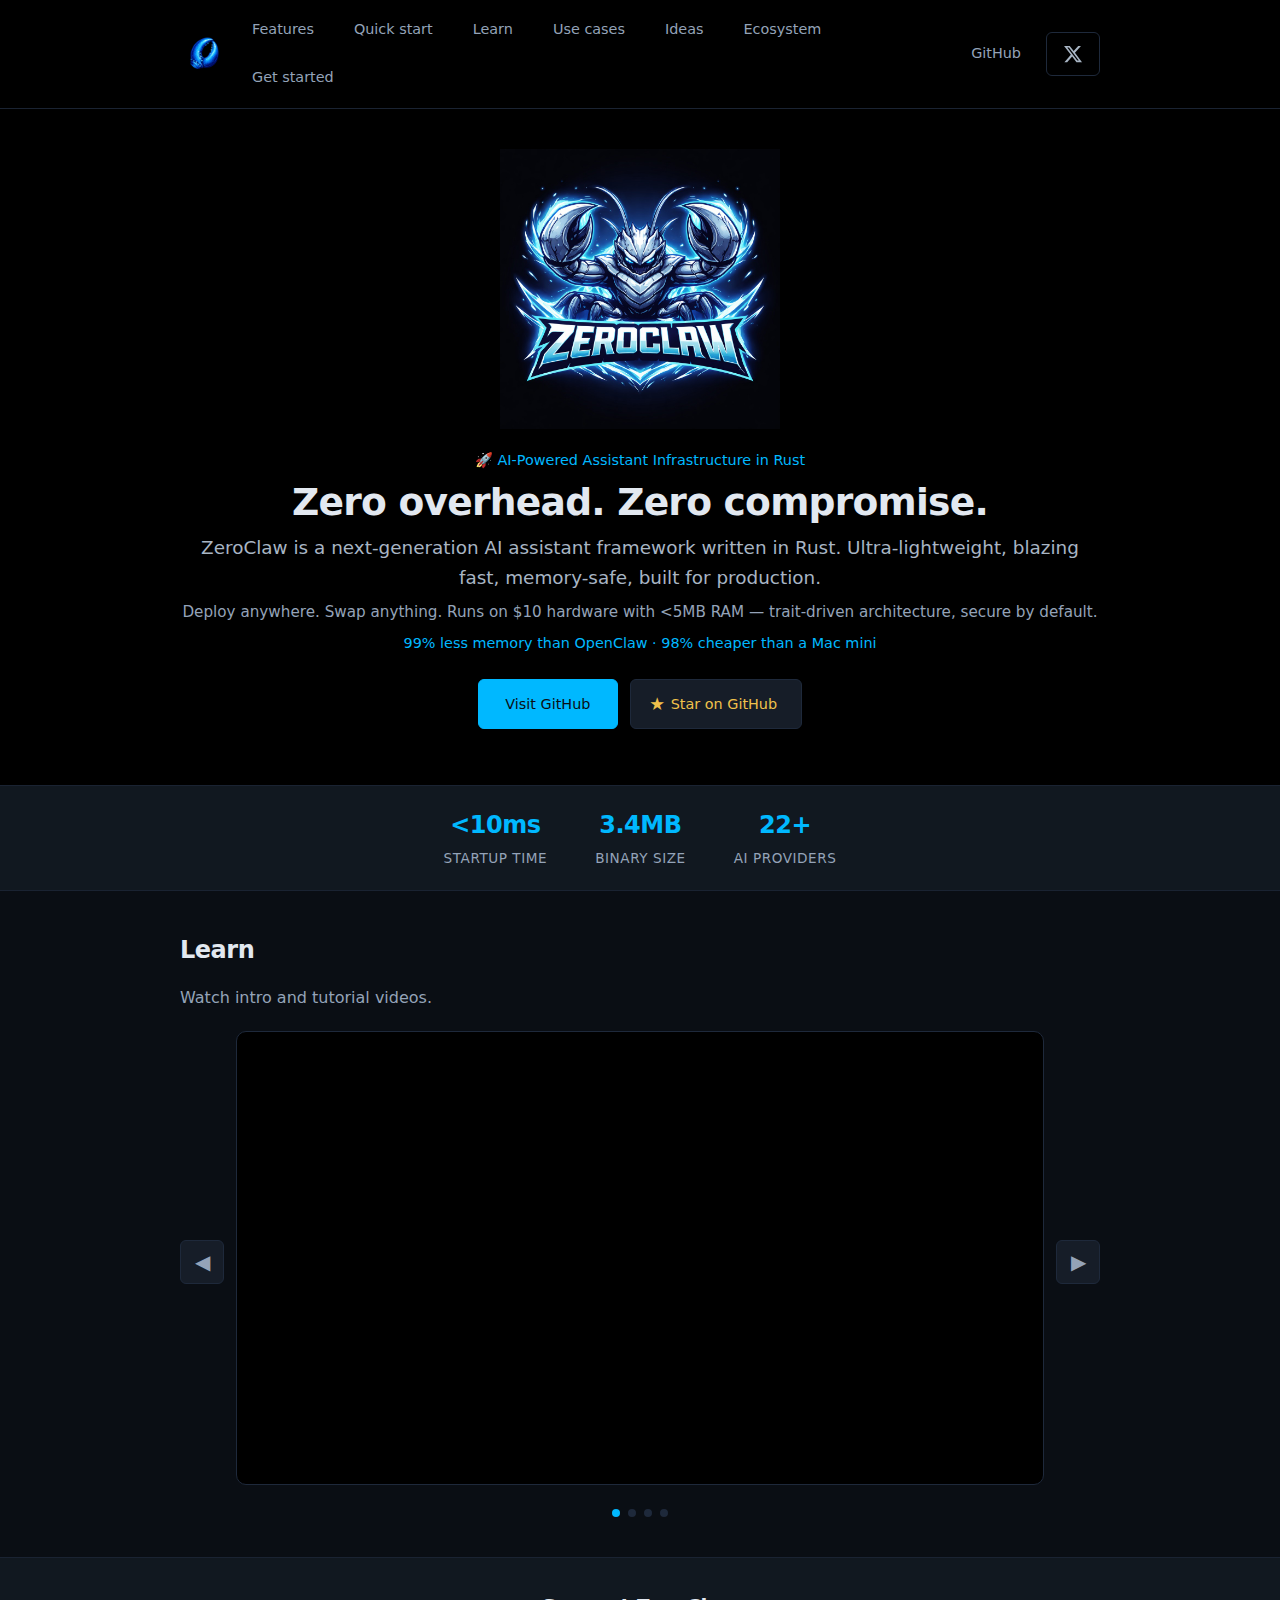
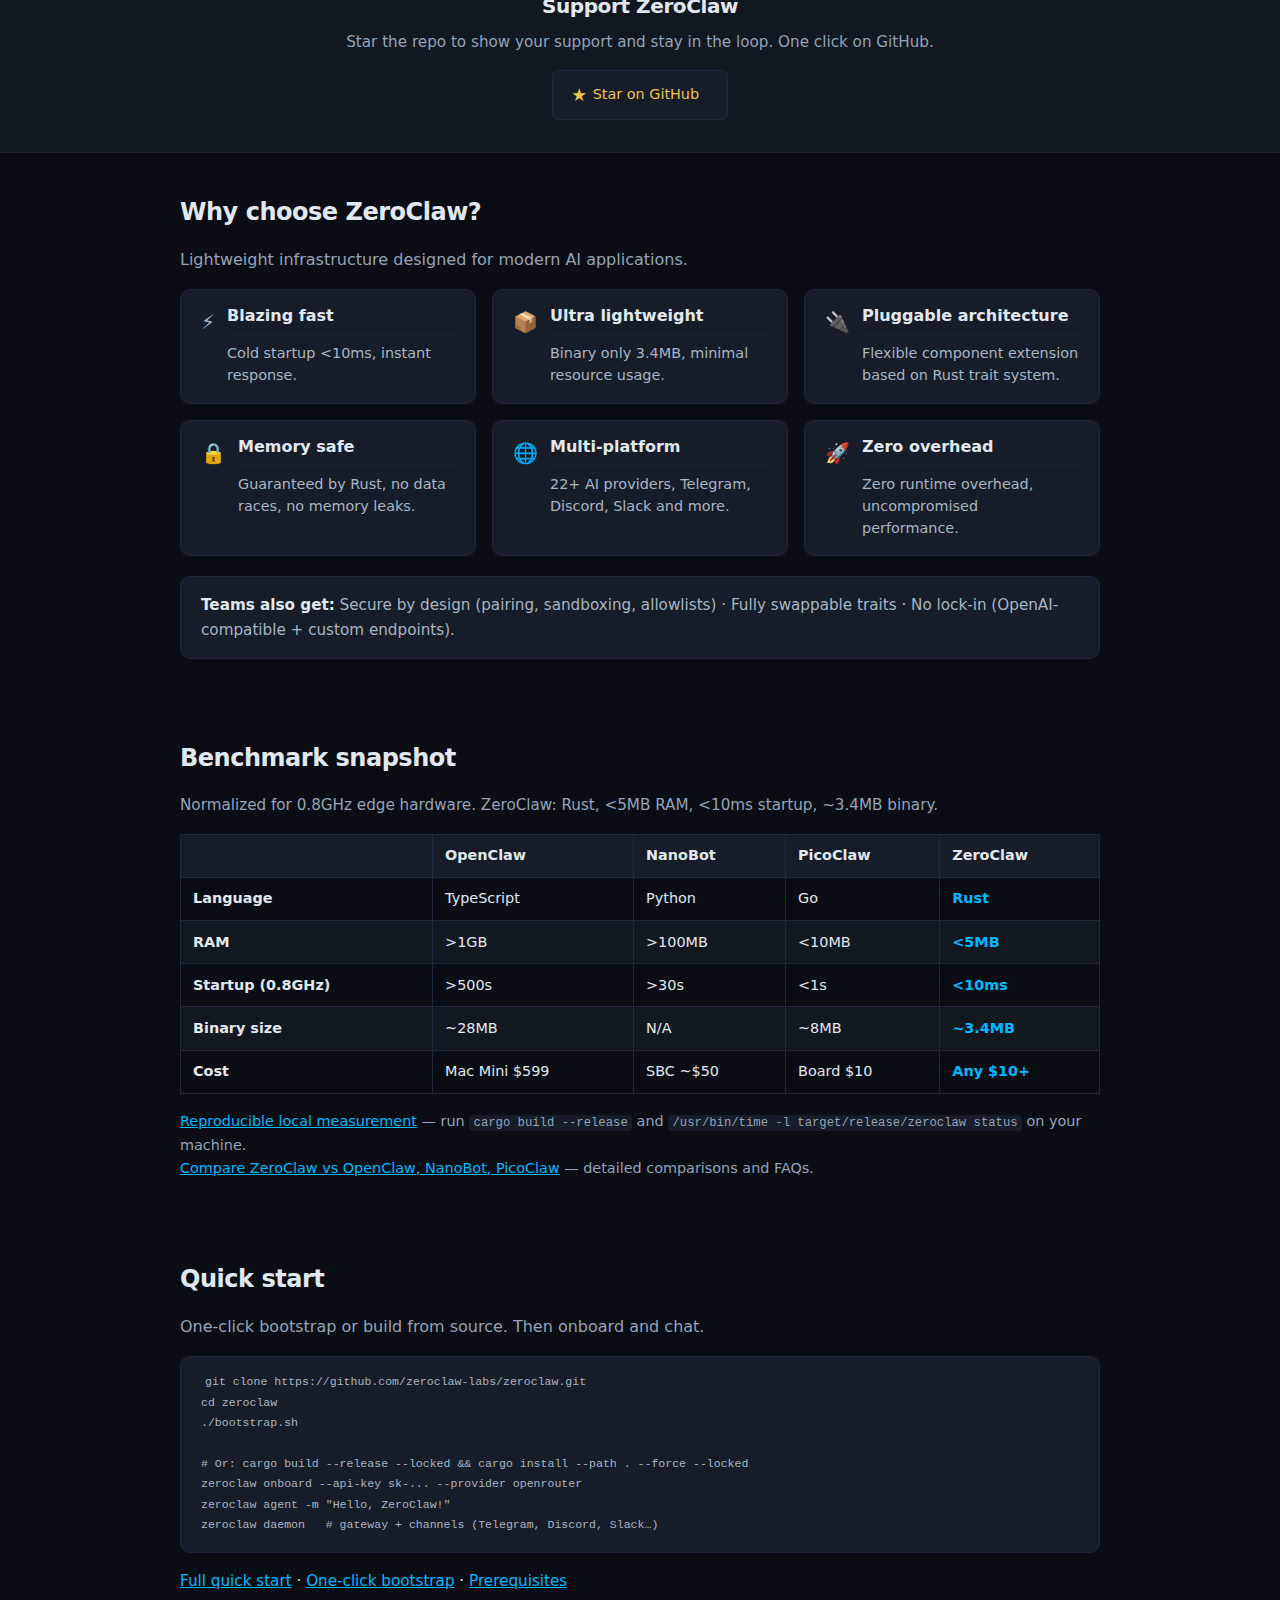
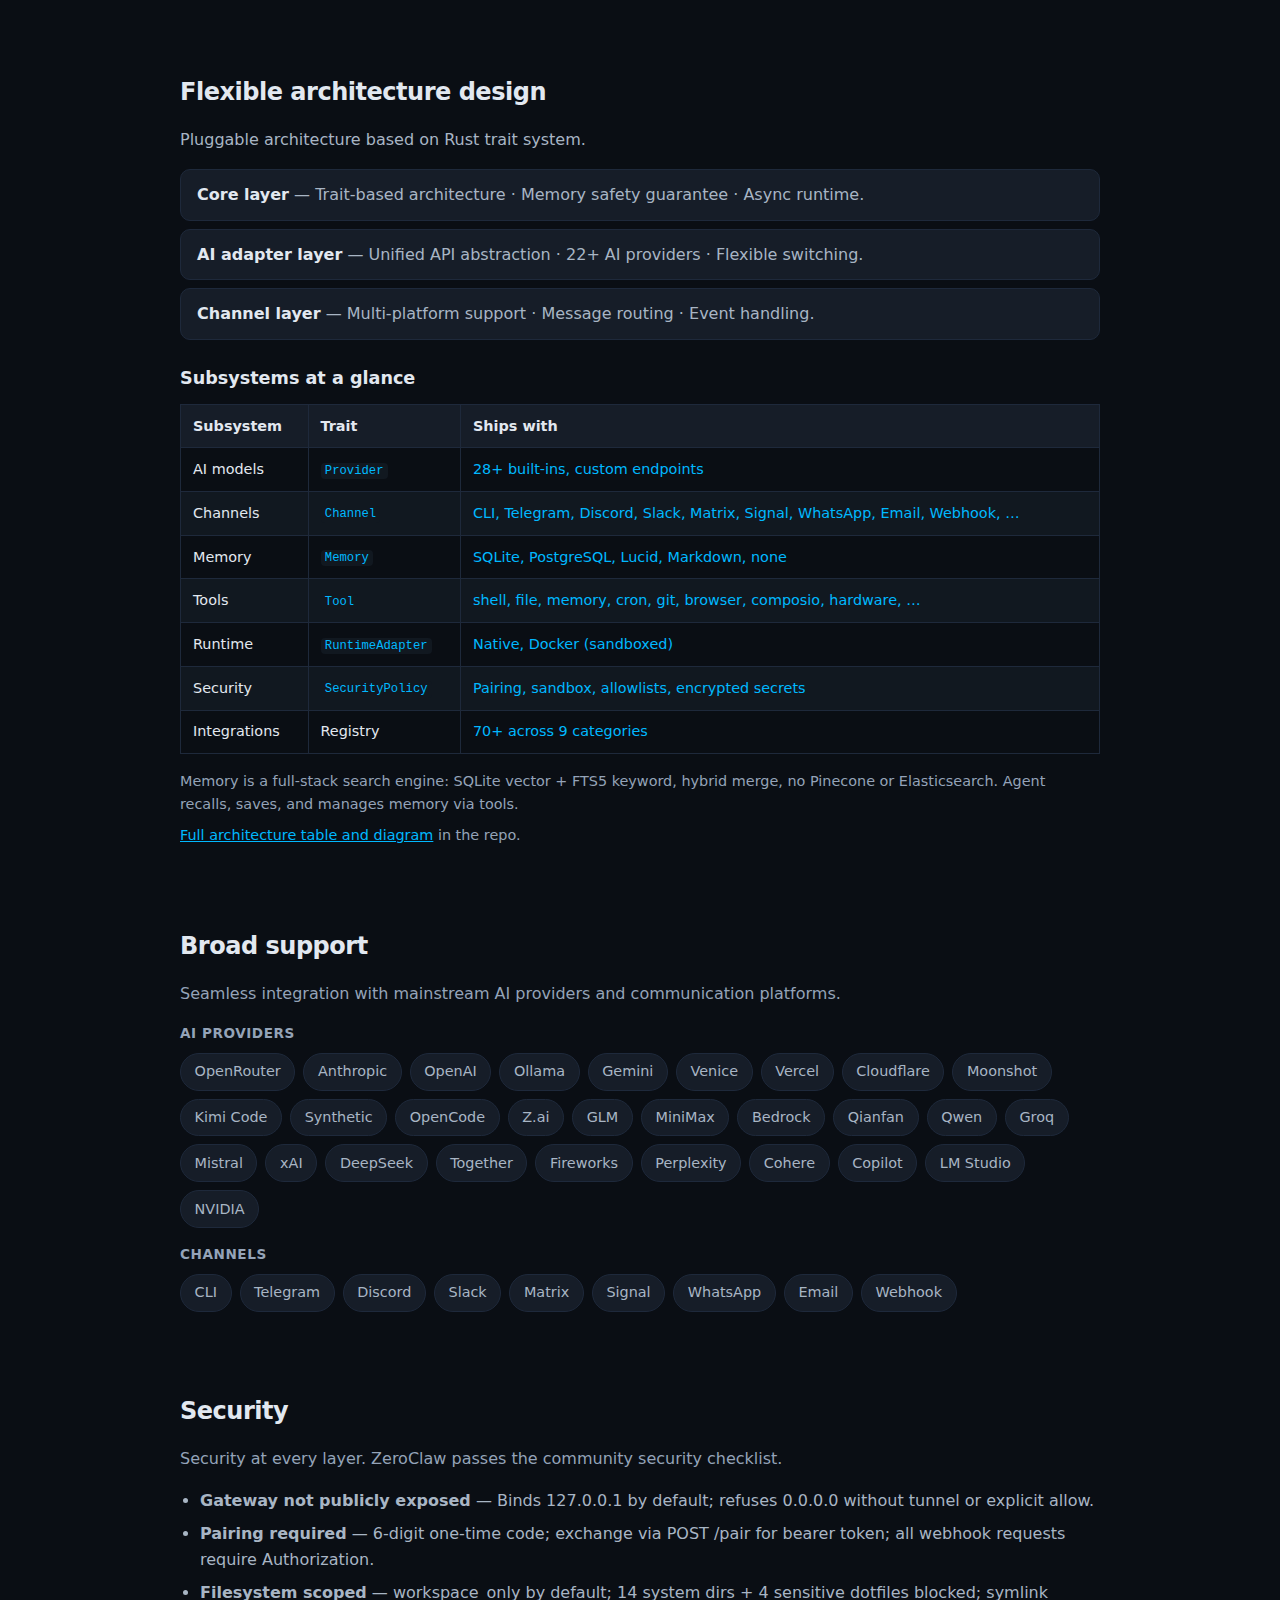
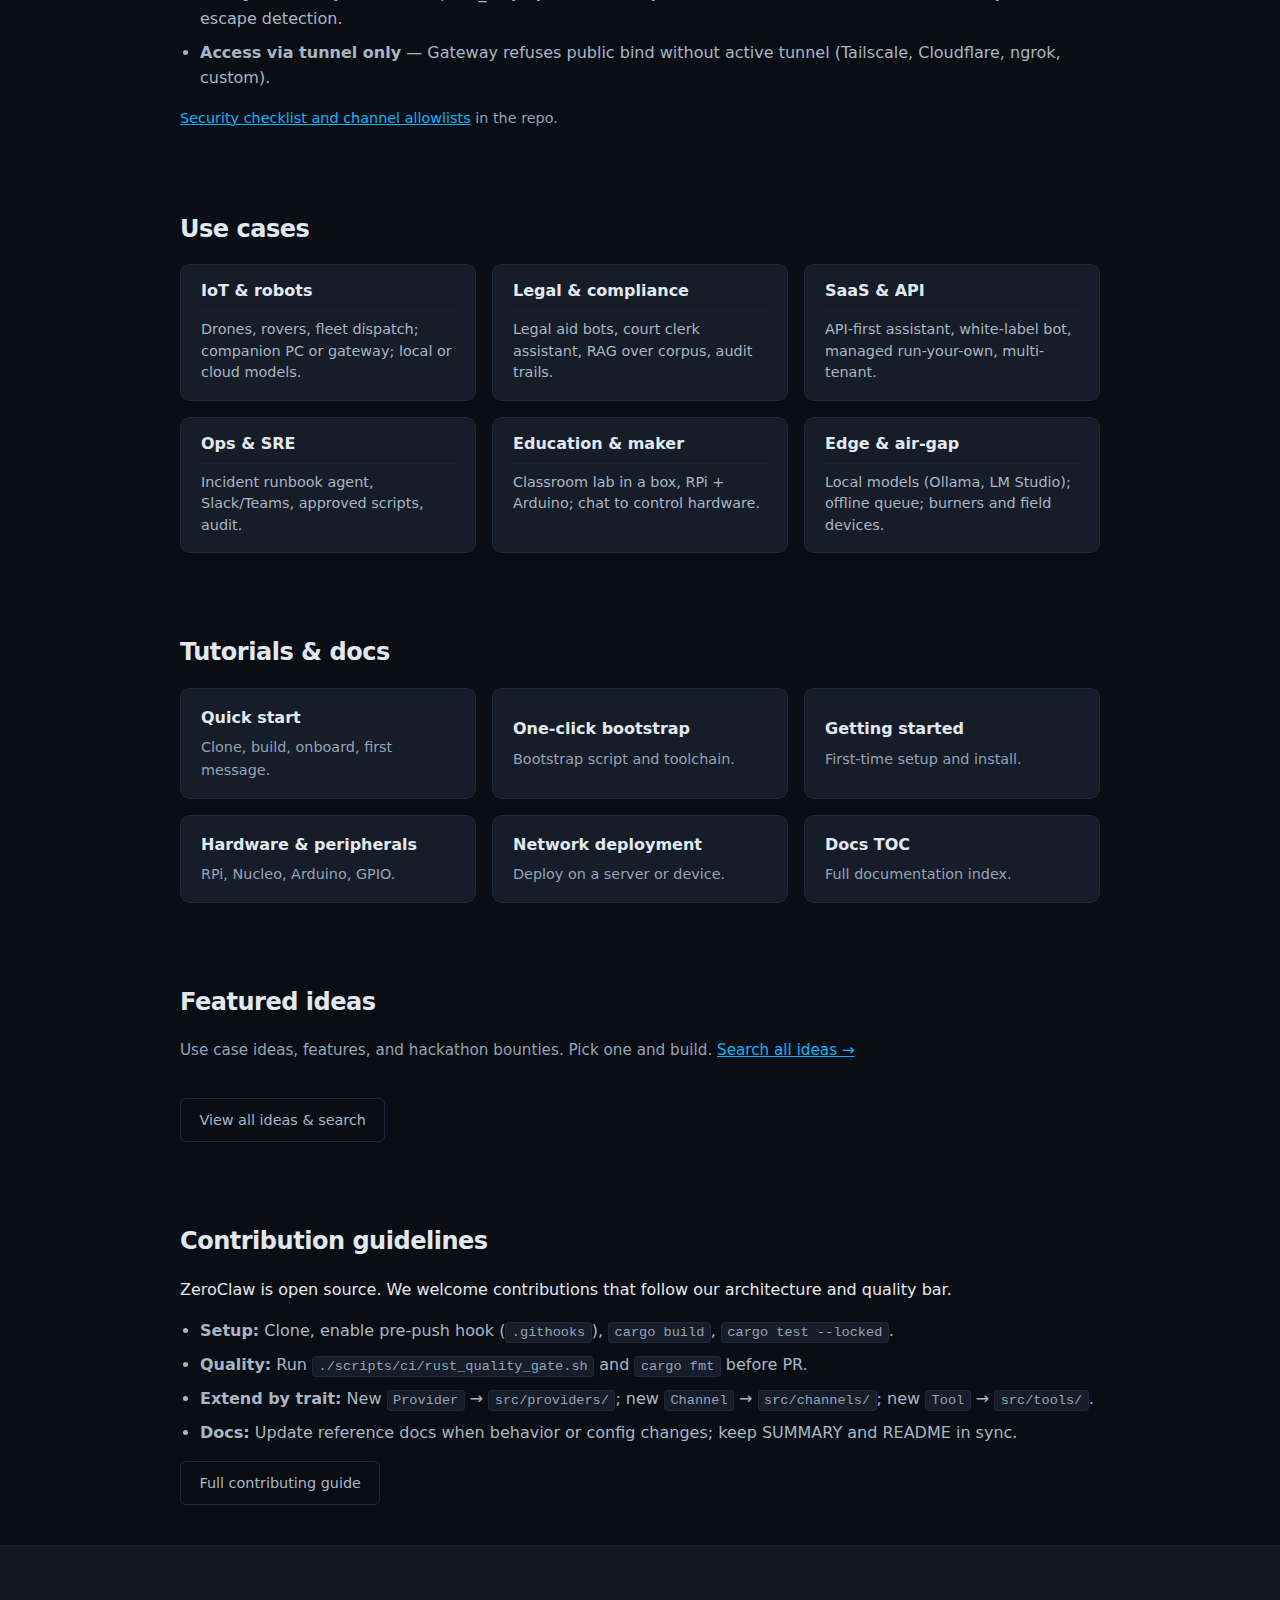
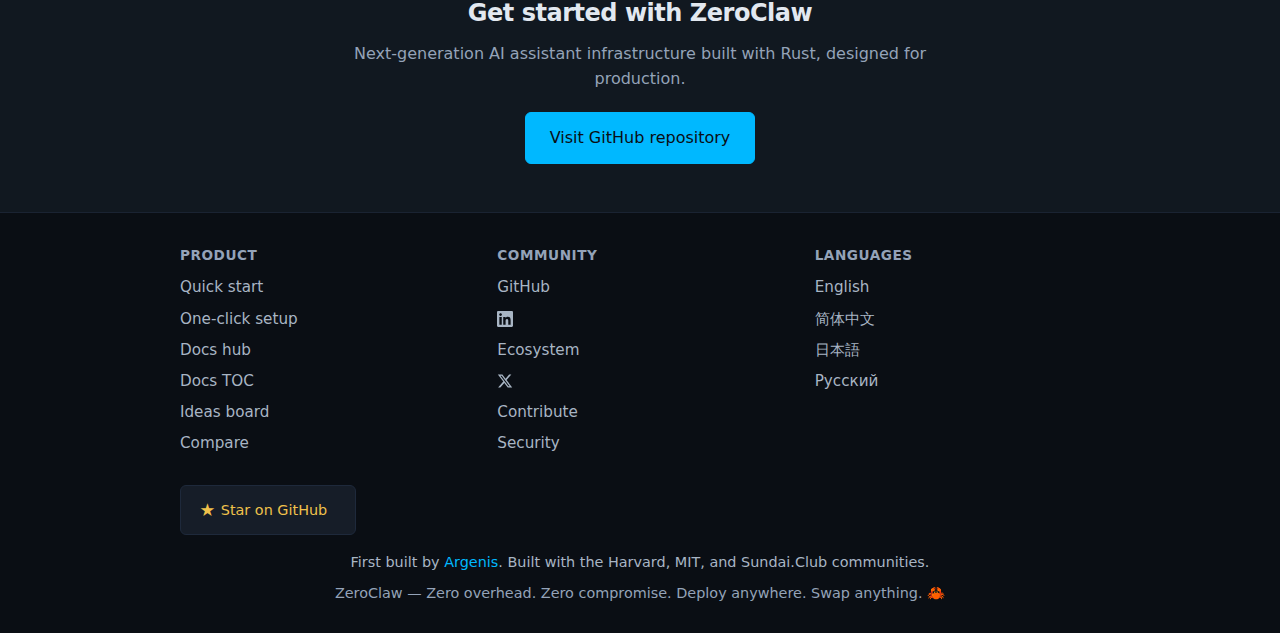
<file: landing/index.html>
<!DOCTYPE html>
<html lang="en">
<head>
  <meta charset="UTF-8" />
  <meta name="viewport" content="width=device-width, initial-scale=1, viewport-fit=cover" />
  <title>ZeroClaw — Fast, small, autonomous AI assistant infrastructure | Deploy anywhere, swap anything</title>
  <meta name="description" content="ZeroClaw: AI-powered assistant infrastructure in Rust. Zero overhead, zero compromise. Ultra-lightweight (3.4MB), &lt;10ms startup, 22+ AI providers. Built for production." />
  <meta name="keywords" content="ZeroClaw, AI assistant, Rust, autonomous agent, open source, IoT, chatbot, LLM, local AI, edge AI, Raspberry Pi, OpenAI, Anthropic, Telegram, Discord, lightweight, 3.4MB, sub-10ms startup" />
  <meta name="author" content="Argenis De La Rosa, ZeroClaw Labs" />
  <meta name="referrer" content="strict-origin-when-cross-origin" />
  <link rel="canonical" href="https://zeroclaw.dev/" />
  <!-- Open Graph -->
  <meta property="og:type" content="website" />
  <meta property="og:title" content="ZeroClaw — Fast, small, autonomous AI assistant infrastructure" />
  <meta property="og:description" content="AI-powered assistant infrastructure in Rust. Zero overhead, zero compromise. 3.4MB binary, &lt;10ms startup, 22+ providers. Built for production." />
  <meta property="og:url" content="https://zeroclaw.dev/" />
  <meta property="og:locale" content="en_US" />
  <!-- Twitter -->
  <meta name="twitter:card" content="summary_large_image" />
  <meta name="twitter:title" content="ZeroClaw — Deploy anywhere. Swap anything." />
  <meta name="twitter:description" content="AI-powered assistant infrastructure in Rust. Zero overhead, zero compromise. 3.4MB, &lt;10ms startup, 22+ providers." />
  <meta name="twitter:site" content="@zeroclawlabs" />
  <meta property="og:image" content="https://zeroclaw.dev/assets/zeroclaw_meta.png" />
  <meta property="og:image:width" content="1500" />
  <meta property="og:image:height" content="900" />
  <meta property="og:image:alt" content="ZeroClaw — AI-powered assistant infrastructure in Rust. Deploy anywhere, swap anything." />
  <meta name="twitter:image" content="https://zeroclaw.dev/assets/zeroclaw_meta.png" />
  <meta name="twitter:image:alt" content="ZeroClaw — AI-powered assistant infrastructure in Rust." />
  <meta name="theme-color" content="#0a0e14" />
  <meta name="application-name" content="ZeroClaw" />
  <meta name="robots" content="index, follow, max-snippet:-1, max-image-preview:large" />
  <meta name="googlebot" content="index, follow" />
  <meta property="og:site_name" content="ZeroClaw" />
  <link rel="preconnect" href="https://github.com" crossorigin />
  <link rel="preconnect" href="https://www.youtube.com" crossorigin />
  <!-- Favicons: ico (legacy), SVG (modern), PNG sizes, Apple touch, manifest -->
  <link rel="icon" href="assets/favicon.ico" sizes="any" />
  <link rel="icon" type="image/svg+xml" href="assets/favicon.svg" />
  <link rel="icon" type="image/png" sizes="96x96" href="assets/favicon-96x96.png" />
  <link rel="apple-touch-icon" href="assets/apple-touch-icon.png" />
  <link rel="manifest" href="assets/site.webmanifest" />
  <link rel="stylesheet" href="styles.css" />
  <link rel="preload" href="ideas.json" as="fetch" crossorigin />
</head>
<body>
  <a href="#main" class="skip-link">Skip to main content</a>
  <header class="site-header" role="banner">
    <div class="wrap header-wrap">
      <a href="index.html" class="logo" aria-label="ZeroClaw home">
        <img src="assets/zeroclaw_icon.png" width="48" height="48" alt="ZeroClaw" class="logo-img" fetchpriority="high" />
      </a>
      <nav id="main-nav" class="nav" aria-label="Main navigation">
        <a href="#features" class="nav-link">Features</a>
        <a href="#quick-start" class="nav-link">Quick start</a>
        <a href="#learn" class="nav-link">Learn</a>
        <a href="#use-cases" class="nav-link">Use cases</a>
        <a href="ideas.html" class="nav-link">Ideas</a>
        <a href="ecosystem.html" class="nav-link">Ecosystem</a>
        <!-- <a href="compare/index.html" class="nav-link">Compare</a> -->
        <a href="#get-started" class="nav-link">Get started</a>
      </nav>
      <div class="header-actions">
        <a href="https://github.com/zeroclaw-labs/zeroclaw" class="btn btn-gh" rel="noopener noreferrer" target="_blank">GitHub</a>
        <a href="https://x.com/zeroclawlabs" class="btn btn-outline btn-icon-x" rel="noopener noreferrer" target="_blank" aria-label="Follow on X (Twitter)"><svg class="icon-x" viewBox="0 0 24 24" aria-hidden="true" focusable="false"><path fill="currentColor" d="M18.244 2.25h3.308l-7.227 8.26 8.502 11.24H16.17l-5.214-6.817L4.99 21.75H1.68l7.73-8.835L1.254 2.25H8.08l4.713 6.231zm-1.161 17.52h1.833L7.084 4.126H5.117z"/></svg></a>
      </div>
      <button type="button" class="nav-toggle" aria-label="Open menu" aria-expanded="false" aria-controls="main-nav"><span class="nav-toggle-bar"></span></button>
    </div>
  </header>

  <main id="main" role="main">
    <section class="hero">
      <div class="wrap">
        <img src="assets/logo.png" width="280" height="94" alt="" class="hero-logo" fetchpriority="high" />
        <p class="hero-badge">🚀 AI-Powered Assistant Infrastructure in Rust</p>
        <h1>Zero overhead. Zero compromise.</h1>
        <p class="hero-tagline">ZeroClaw is a next-generation AI assistant framework written in Rust. Ultra-lightweight, blazing fast, memory-safe, built for production.</p>
        <p class="hero-sub">Deploy anywhere. Swap anything. Runs on $10 hardware with &lt;5MB RAM — trait-driven architecture, secure by default.</p>
        <p class="hero-stat">99% less memory than OpenClaw · 98% cheaper than a Mac mini</p>
        <div class="hero-actions">
          <a href="https://github.com/zeroclaw-labs/zeroclaw" class="btn btn-primary" rel="noopener noreferrer" target="_blank">Visit GitHub</a>
          <a href="https://github.com/zeroclaw-labs/zeroclaw" class="btn btn-star" rel="noopener noreferrer" target="_blank" aria-label="Star zeroclaw-labs/zeroclaw on GitHub">
            <span class="btn-star-icon" aria-hidden="true">★</span> Star on GitHub<span data-star-count aria-hidden="true"></span>
          </a>
        </div>
      </div>
    </section>

    <section class="stats-strip" aria-label="Key metrics">
      <div class="wrap">
        <ul class="stats-list">
          <li><span class="stat-value">&lt;10ms</span><span class="stat-label">Startup time</span></li>
          <li><span class="stat-value">3.4MB</span><span class="stat-label">Binary size</span></li>
          <li><span class="stat-value">22+</span><span class="stat-label">AI providers</span></li>
        </ul>
      </div>
    </section>

    <section id="learn" class="learn">
      <div class="wrap">
        <h2>Learn</h2>
        <p class="learn-intro">Watch intro and tutorial videos.</p>
        <div class="learn-carousel-wrap">
          <button type="button" class="learn-carousel-btn learn-carousel-prev" aria-label="Previous video"><span aria-hidden="true">&#9664;</span></button>
          <div class="learn-carousel" role="region" aria-label="YouTube videos">
            <div class="learn-carousel-track">
              <div class="learn-carousel-slide">
                <iframe src="https://www.youtube.com/embed/8zuIJWGp2ko" title="ZeroClaw video 1" allow="accelerometer; autoplay; clipboard-write; encrypted-media; gyroscope; picture-in-picture; web-share" allowfullscreen loading="lazy"></iframe>
              </div>
              <div class="learn-carousel-slide">
                <iframe src="https://www.youtube.com/embed/G2kT7L7R96k?start=121" title="ZeroClaw video 2" allow="accelerometer; autoplay; clipboard-write; encrypted-media; gyroscope; picture-in-picture; web-share" allowfullscreen loading="lazy"></iframe>
              </div>
              <div class="learn-carousel-slide">
                <iframe src="https://www.youtube.com/embed/YdkVlRVytTY" title="ZeroClaw video 3" allow="accelerometer; autoplay; clipboard-write; encrypted-media; gyroscope; picture-in-picture; web-share" allowfullscreen loading="lazy"></iframe>
              </div>
              <div class="learn-carousel-slide">
                <iframe src="https://www.youtube.com/embed/khzEm0tOpgs" title="ZeroClaw video 4" allow="accelerometer; autoplay; clipboard-write; encrypted-media; gyroscope; picture-in-picture; web-share" allowfullscreen loading="lazy"></iframe>
              </div>
            </div>
          </div>
          <button type="button" class="learn-carousel-btn learn-carousel-next" aria-label="Next video"><span aria-hidden="true">&#9654;</span></button>
        </div>
        <div class="learn-carousel-dots" aria-hidden="true"></div>
      </div>
    </section>

    <section id="star-repo" class="star-cta">
      <div class="wrap">
        <h2>Support ZeroClaw</h2>
        <p>Star the repo to show your support and stay in the loop. One click on GitHub.</p>
        <a href="https://github.com/zeroclaw-labs/zeroclaw" class="btn btn-star" rel="noopener noreferrer" target="_blank" aria-label="Star zeroclaw-labs/zeroclaw on GitHub">
          <span class="btn-star-icon" aria-hidden="true">★</span> Star on GitHub<span class="star-count" data-star-count aria-hidden="true"></span>
        </a>
      </div>
    </section>

    <section id="features" class="features">
      <div class="wrap">
        <h2>Why choose ZeroClaw?</h2>
        <p class="features-sub">Lightweight infrastructure designed for modern AI applications.</p>
        <ul class="why-grid">
          <li><span class="why-icon" aria-hidden="true">⚡</span><div class="why-card-text"><span class="why-title">Blazing fast</span><span class="why-desc">Cold startup &lt;10ms, instant response.</span></div></li>
          <li><span class="why-icon" aria-hidden="true">📦</span><div class="why-card-text"><span class="why-title">Ultra lightweight</span><span class="why-desc">Binary only 3.4MB, minimal resource usage.</span></div></li>
          <li><span class="why-icon" aria-hidden="true">🔌</span><div class="why-card-text"><span class="why-title">Pluggable architecture</span><span class="why-desc">Flexible component extension based on Rust trait system.</span></div></li>
          <li><span class="why-icon" aria-hidden="true">🔒</span><div class="why-card-text"><span class="why-title">Memory safe</span><span class="why-desc">Guaranteed by Rust, no data races, no memory leaks.</span></div></li>
          <li><span class="why-icon" aria-hidden="true">🌐</span><div class="why-card-text"><span class="why-title">Multi-platform</span><span class="why-desc">22+ AI providers, Telegram, Discord, Slack and more.</span></div></li>
          <li><span class="why-icon" aria-hidden="true">🚀</span><div class="why-card-text"><span class="why-title">Zero overhead</span><span class="why-desc">Zero runtime overhead, uncompromised performance.</span></div></li>
        </ul>
        <p class="features-why"><strong>Teams also get:</strong> Secure by design (pairing, sandboxing, allowlists) · Fully swappable traits · No lock-in (OpenAI-compatible + custom endpoints).</p>
      </div>
    </section>

    <section id="benchmark" class="benchmark">
      <div class="wrap">
        <h2>Benchmark snapshot</h2>
        <p class="benchmark-intro">Normalized for 0.8GHz edge hardware. ZeroClaw: Rust, &lt;5MB RAM, &lt;10ms startup, ~3.4MB binary.</p>
        <div class="table-wrap">
          <table class="benchmark-table" aria-label="ZeroClaw vs OpenClaw, NanoBot, PicoClaw">
            <thead>
              <tr>
                <th></th>
                <th>OpenClaw</th>
                <th>NanoBot</th>
                <th>PicoClaw</th>
                <th>ZeroClaw</th>
              </tr>
            </thead>
            <tbody>
              <tr><td><strong>Language</strong></td><td>TypeScript</td><td>Python</td><td>Go</td><td><strong>Rust</strong></td></tr>
              <tr><td><strong>RAM</strong></td><td>&gt;1GB</td><td>&gt;100MB</td><td>&lt;10MB</td><td><strong>&lt;5MB</strong></td></tr>
              <tr><td><strong>Startup (0.8GHz)</strong></td><td>&gt;500s</td><td>&gt;30s</td><td>&lt;1s</td><td><strong>&lt;10ms</strong></td></tr>
              <tr><td><strong>Binary size</strong></td><td>~28MB</td><td>N/A</td><td>~8MB</td><td><strong>~3.4MB</strong></td></tr>
              <tr><td><strong>Cost</strong></td><td>Mac Mini $599</td><td>SBC ~$50</td><td>Board $10</td><td><strong>Any $10+</strong></td></tr>
            </tbody>
          </table>
        </div>
        <p class="benchmark-note"><a href="https://github.com/zeroclaw-labs/zeroclaw#benchmark-snapshot-zeroclaw-vs-openclaw-reproducible" rel="noopener noreferrer" target="_blank">Reproducible local measurement</a> — run <code>cargo build --release</code> and <code>/usr/bin/time -l target/release/zeroclaw status</code> on your machine.</p>
        <p class="benchmark-note"><a href="compare/index.html">Compare ZeroClaw vs OpenClaw, NanoBot, PicoClaw</a> — detailed comparisons and FAQs.</p>
      </div>
    </section>

    <section id="quick-start" class="quick-start">
      <div class="wrap">
        <h2>Quick start</h2>
        <p class="quick-start-intro">One-click bootstrap or build from source. Then onboard and chat.</p>
        <pre class="code-block"><code>git clone https://github.com/zeroclaw-labs/zeroclaw.git
cd zeroclaw
./bootstrap.sh

# Or: cargo build --release --locked && cargo install --path . --force --locked
zeroclaw onboard --api-key sk-... --provider openrouter
zeroclaw agent -m "Hello, ZeroClaw!"
zeroclaw daemon   # gateway + channels (Telegram, Discord, Slack…)</code></pre>
        <p class="quick-start-links"><a href="https://github.com/zeroclaw-labs/zeroclaw#quick-start" rel="noopener noreferrer" target="_blank">Full quick start</a> · <a href="https://github.com/zeroclaw-labs/zeroclaw/blob/main/docs/one-click-bootstrap.md" rel="noopener noreferrer" target="_blank">One-click bootstrap</a> · <a href="https://github.com/zeroclaw-labs/zeroclaw#prerequisites" rel="noopener noreferrer" target="_blank">Prerequisites</a></p>
      </div>
    </section>

    <section id="architecture" class="architecture">
      <div class="wrap">
        <h2>Flexible architecture design</h2>
        <p class="arch-intro">Pluggable architecture based on Rust trait system.</p>
        <ul class="arch-layers">
          <li><strong>Core layer</strong> — Trait-based architecture · Memory safety guarantee · Async runtime.</li>
          <li><strong>AI adapter layer</strong> — Unified API abstraction · 22+ AI providers · Flexible switching.</li>
          <li><strong>Channel layer</strong> — Multi-platform support · Message routing · Event handling.</li>
        </ul>
        <h3 class="arch-table-title">Subsystems at a glance</h3>
        <div class="table-wrap">
          <table class="arch-table" aria-label="Subsystems and traits">
            <thead>
              <tr><th>Subsystem</th><th>Trait</th><th>Ships with</th></tr>
            </thead>
            <tbody>
              <tr><td>AI models</td><td><code>Provider</code></td><td>28+ built-ins, custom endpoints</td></tr>
              <tr><td>Channels</td><td><code>Channel</code></td><td>CLI, Telegram, Discord, Slack, Matrix, Signal, WhatsApp, Email, Webhook, …</td></tr>
              <tr><td>Memory</td><td><code>Memory</code></td><td>SQLite, PostgreSQL, Lucid, Markdown, none</td></tr>
              <tr><td>Tools</td><td><code>Tool</code></td><td>shell, file, memory, cron, git, browser, composio, hardware, …</td></tr>
              <tr><td>Runtime</td><td><code>RuntimeAdapter</code></td><td>Native, Docker (sandboxed)</td></tr>
              <tr><td>Security</td><td><code>SecurityPolicy</code></td><td>Pairing, sandbox, allowlists, encrypted secrets</td></tr>
              <tr><td>Integrations</td><td>Registry</td><td>70+ across 9 categories</td></tr>
            </tbody>
          </table>
        </div>
        <p class="arch-memory">Memory is a full-stack search engine: SQLite vector + FTS5 keyword, hybrid merge, no Pinecone or Elasticsearch. Agent recalls, saves, and manages memory via tools.</p>
        <p class="arch-note"><a href="https://github.com/zeroclaw-labs/zeroclaw#architecture" rel="noopener noreferrer" target="_blank">Full architecture table and diagram</a> in the repo.</p>
      </div>
    </section>

    <section id="support" class="support">
      <div class="wrap">
        <h2>Broad support</h2>
        <p class="support-intro">Seamless integration with mainstream AI providers and communication platforms.</p>
        <p class="support-label">AI providers</p>
        <div class="support-pills">
          <span class="pill">OpenRouter</span>
          <span class="pill">Anthropic</span>
          <span class="pill">OpenAI</span>
          <span class="pill">Ollama</span>
          <span class="pill">Gemini</span>
          <span class="pill">Venice</span>
          <span class="pill">Vercel</span>
          <span class="pill">Cloudflare</span>
          <span class="pill">Moonshot</span>
          <span class="pill">Kimi Code</span>
          <span class="pill">Synthetic</span>
          <span class="pill">OpenCode</span>
          <span class="pill">Z.ai</span>
          <span class="pill">GLM</span>
          <span class="pill">MiniMax</span>
          <span class="pill">Bedrock</span>
          <span class="pill">Qianfan</span>
          <span class="pill">Qwen</span>
          <span class="pill">Groq</span>
          <span class="pill">Mistral</span>
          <span class="pill">xAI</span>
          <span class="pill">DeepSeek</span>
          <span class="pill">Together</span>
          <span class="pill">Fireworks</span>
          <span class="pill">Perplexity</span>
          <span class="pill">Cohere</span>
          <span class="pill">Copilot</span>
          <span class="pill">LM Studio</span>
          <span class="pill">NVIDIA</span>
        </div>
        <p class="support-label">Channels</p>
        <div class="support-pills">
          <span class="pill">CLI</span>
          <span class="pill">Telegram</span>
          <span class="pill">Discord</span>
          <span class="pill">Slack</span>
          <span class="pill">Matrix</span>
          <span class="pill">Signal</span>
          <span class="pill">WhatsApp</span>
          <span class="pill">Email</span>
          <span class="pill">Webhook</span>
        </div>
      </div>
    </section>

    <section id="security" class="security">
      <div class="wrap">
        <h2>Security</h2>
        <p class="security-intro">Security at every layer. ZeroClaw passes the community security checklist.</p>
        <ul class="security-list">
          <li><strong>Gateway not publicly exposed</strong> — Binds 127.0.0.1 by default; refuses 0.0.0.0 without tunnel or explicit allow.</li>
          <li><strong>Pairing required</strong> — 6-digit one-time code; exchange via POST /pair for bearer token; all webhook requests require Authorization.</li>
          <li><strong>Filesystem scoped</strong> — workspace_only by default; 14 system dirs + 4 sensitive dotfiles blocked; symlink escape detection.</li>
          <li><strong>Access via tunnel only</strong> — Gateway refuses public bind without active tunnel (Tailscale, Cloudflare, ngrok, custom).</li>
        </ul>
        <p class="security-note"><a href="https://github.com/zeroclaw-labs/zeroclaw#security" rel="noopener noreferrer" target="_blank">Security checklist and channel allowlists</a> in the repo.</p>
      </div>
    </section>

    <section id="use-cases" class="use-cases">
      <div class="wrap">
        <h2>Use cases</h2>
        <div class="use-case-grid">
          <div class="use-case-card"><span class="use-case-title">IoT & robots</span><span class="use-case-desc">Drones, rovers, fleet dispatch; companion PC or gateway; local or cloud models.</span></div>
          <div class="use-case-card"><span class="use-case-title">Legal & compliance</span><span class="use-case-desc">Legal aid bots, court clerk assistant, RAG over corpus, audit trails.</span></div>
          <div class="use-case-card"><span class="use-case-title">SaaS & API</span><span class="use-case-desc">API-first assistant, white-label bot, managed run-your-own, multi-tenant.</span></div>
          <div class="use-case-card"><span class="use-case-title">Ops & SRE</span><span class="use-case-desc">Incident runbook agent, Slack/Teams, approved scripts, audit.</span></div>
          <div class="use-case-card"><span class="use-case-title">Education & maker</span><span class="use-case-desc">Classroom lab in a box, RPi + Arduino; chat to control hardware.</span></div>
          <div class="use-case-card"><span class="use-case-title">Edge & air-gap</span><span class="use-case-desc">Local models (Ollama, LM Studio); offline queue; burners and field devices.</span></div>
        </div>
      </div>
    </section>

    <section id="tutorials" class="tutorials">
      <div class="wrap">
        <h2>Tutorials & docs</h2>
        <div class="gallery" id="tutorial-gallery">
          <a href="https://github.com/zeroclaw-labs/zeroclaw#quick-start" class="card" rel="noopener noreferrer" target="_blank">
            <span class="card-title">Quick start</span>
            <span class="card-desc">Clone, build, onboard, first message.</span>
          </a>
          <a href="https://github.com/zeroclaw-labs/zeroclaw/blob/main/docs/one-click-bootstrap.md" class="card" rel="noopener noreferrer" target="_blank">
            <span class="card-title">One-click bootstrap</span>
            <span class="card-desc">Bootstrap script and toolchain.</span>
          </a>
          <a href="https://github.com/zeroclaw-labs/zeroclaw/blob/main/docs/getting-started/README.md" class="card" rel="noopener noreferrer" target="_blank">
            <span class="card-title">Getting started</span>
            <span class="card-desc">First-time setup and install.</span>
          </a>
          <a href="https://github.com/zeroclaw-labs/zeroclaw/blob/main/docs/hardware/README.md" class="card" rel="noopener noreferrer" target="_blank">
            <span class="card-title">Hardware & peripherals</span>
            <span class="card-desc">RPi, Nucleo, Arduino, GPIO.</span>
          </a>
          <a href="https://github.com/zeroclaw-labs/zeroclaw/blob/main/docs/network-deployment.md" class="card" rel="noopener noreferrer" target="_blank">
            <span class="card-title">Network deployment</span>
            <span class="card-desc">Deploy on a server or device.</span>
          </a>
          <a href="https://github.com/zeroclaw-labs/zeroclaw/blob/main/docs/SUMMARY.md" class="card" rel="noopener noreferrer" target="_blank">
            <span class="card-title">Docs TOC</span>
            <span class="card-desc">Full documentation index.</span>
          </a>
        </div>
      </div>
    </section>

    <section id="ideas" class="ideas" aria-labelledby="ideas-heading">
      <div class="wrap">
        <h2 id="ideas-heading">Featured ideas</h2>
        <p class="ideas-intro">Use case ideas, features, and hackathon bounties. Pick one and build. <a href="ideas.html">Search all ideas &rarr;</a></p>
        <div class="ideas-grid ideas-grid-featured" id="ideas-container" role="list">
          <!-- Filled by main.js: featured only, links to ideas.html?id= -->
        </div>
        <p class="ideas-cta"><a href="ideas.html" class="btn btn-outline">View all ideas &amp; search</a></p>
      </div>
    </section>

    <section id="contribute" class="contribute">
      <div class="wrap">
        <h2>Contribution guidelines</h2>
        <p>ZeroClaw is open source. We welcome contributions that follow our architecture and quality bar.</p>
        <ul class="contribute-list">
          <li><strong>Setup:</strong> Clone, enable pre-push hook (<code>.githooks</code>), <code>cargo build</code>, <code>cargo test --locked</code>.</li>
          <li><strong>Quality:</strong> Run <code>./scripts/ci/rust_quality_gate.sh</code> and <code>cargo fmt</code> before PR.</li>
          <li><strong>Extend by trait:</strong> New <code>Provider</code> → <code>src/providers/</code>; new <code>Channel</code> → <code>src/channels/</code>; new <code>Tool</code> → <code>src/tools/</code>.</li>
          <li><strong>Docs:</strong> Update reference docs when behavior or config changes; keep SUMMARY and README in sync.</li>
        </ul>
        <a href="https://github.com/zeroclaw-labs/zeroclaw/blob/main/CONTRIBUTING.md" class="btn btn-outline" rel="noopener noreferrer" target="_blank">Full contributing guide</a>
      </div>
    </section>

    <section id="get-started" class="get-started-cta">
      <div class="wrap">
        <h2>Get started with ZeroClaw</h2>
        <p class="get-started-intro">Next-generation AI assistant infrastructure built with Rust, designed for production.</p>
        <a href="https://github.com/zeroclaw-labs/zeroclaw" class="btn btn-primary btn-lg" rel="noopener noreferrer" target="_blank">Visit GitHub repository</a>
      </div>
    </section>
  </main>

  <footer class="site-footer" role="contentinfo">
    <div class="wrap">
      <div class="footer-grid">
        <div class="footer-col">
          <h3 class="footer-heading">Product</h3>
          <ul class="footer-list">
            <li><a href="https://github.com/zeroclaw-labs/zeroclaw#quick-start" rel="noopener noreferrer" target="_blank">Quick start</a></li>
            <li><a href="https://github.com/zeroclaw-labs/zeroclaw/blob/main/bootstrap.sh" rel="noopener noreferrer" target="_blank">One-click setup</a></li>
            <li><a href="https://github.com/zeroclaw-labs/zeroclaw/blob/main/docs/README.md" rel="noopener noreferrer" target="_blank">Docs hub</a></li>
            <li><a href="https://github.com/zeroclaw-labs/zeroclaw/blob/main/docs/SUMMARY.md" rel="noopener noreferrer" target="_blank">Docs TOC</a></li>
            <li><a href="ideas.html">Ideas board</a></li>
            <li><a href="compare/index.html">Compare</a></li>
          </ul>
        </div>
        <div class="footer-col">
          <h3 class="footer-heading">Community</h3>
          <ul class="footer-list">
            <li><a href="https://github.com/zeroclaw-labs/zeroclaw" rel="noopener noreferrer" target="_blank">GitHub</a></li>
            <li><a href="https://www.linkedin.com/company/zeroclaw/" rel="noopener noreferrer" target="_blank" aria-label="ZeroClaw on LinkedIn"><svg class="icon-x icon-x-sm" viewBox="0 0 24 24" aria-hidden="true" focusable="false"><path fill="currentColor" d="M20.447 20.452h-3.554v-5.569c0-1.328-.027-3.037-1.852-3.037-1.853 0-2.136 1.445-2.136 2.939v5.667H9.351V9h3.414v1.561h.046c.477-.9 1.637-1.85 3.37-1.85 3.601 0 4.267 2.37 4.267 5.455v6.286zM5.337 7.433c-1.144 0-2.063-.926-2.063-2.065 0-1.138.92-2.063 2.063-2.063 1.14 0 2.064.925 2.064 2.063 0 1.139-.925 2.065-2.064 2.065zm1.782 13.019H3.555V9h3.564v11.452zM22.225 0H1.771C.792 0 0 .774 0 1.729v20.542C0 23.227.792 24 1.771 24h20.451C23.2 24 24 23.227 24 22.271V1.729C24 .774 23.2 0 22.222 0h.003z"/></svg></a></li>
            <li><a href="ecosystem.html" rel="noopener noreferrer">Ecosystem</a></li>
            <li><a href="https://x.com/zeroclawlabs" rel="noopener noreferrer" target="_blank" aria-label="X (Twitter)"><svg class="icon-x icon-x-sm" viewBox="0 0 24 24" aria-hidden="true" focusable="false"><path fill="currentColor" d="M18.244 2.25h3.308l-7.227 8.26 8.502 11.24H16.17l-5.214-6.817L4.99 21.75H1.68l7.73-8.835L1.254 2.25H8.08l4.713 6.231zm-1.161 17.52h1.833L7.084 4.126H5.117z"/></svg></a></li>
            <li><a href="https://github.com/zeroclaw-labs/zeroclaw/blob/main/CONTRIBUTING.md" rel="noopener noreferrer" target="_blank">Contribute</a></li>
            <li><a href="https://github.com/zeroclaw-labs/zeroclaw/blob/main/SECURITY.md" rel="noopener noreferrer" target="_blank">Security</a></li>
          </ul>
        </div>
        <div class="footer-col">
          <h3 class="footer-heading">Languages</h3>
          <ul class="footer-list">
            <li><a href="https://github.com/zeroclaw-labs/zeroclaw/blob/main/README.md" rel="noopener noreferrer" target="_blank">English</a></li>
            <li><a href="https://github.com/zeroclaw-labs/zeroclaw/blob/main/README.zh-CN.md" rel="noopener noreferrer" target="_blank">简体中文</a></li>
            <li><a href="https://github.com/zeroclaw-labs/zeroclaw/blob/main/README.ja.md" rel="noopener noreferrer" target="_blank">日本語</a></li>
            <li><a href="https://github.com/zeroclaw-labs/zeroclaw/blob/main/README.ru.md" rel="noopener noreferrer" target="_blank">Русский</a></li>
          </ul>
        </div>
      </div>
      <div class="footer-cta">
        <a href="https://github.com/zeroclaw-labs/zeroclaw" class="btn btn-star" rel="noopener noreferrer" target="_blank"><span class="btn-star-icon" aria-hidden="true">★</span> Star on GitHub<span class="star-count" data-star-count aria-hidden="true"></span></a>
      </div>
      <p class="footer-by">First built by <span class="author-wrap"><a href="https://www.linkedin.com/in/argenisdelarosa/" class="author-name" rel="noopener noreferrer" target="_blank">Argenis</a><span class="author-links"><a href="https://x.com/argenistherose" rel="noopener noreferrer" target="_blank" aria-label="Argenis on X"><svg class="icon-x icon-x-sm" viewBox="0 0 24 24" aria-hidden="true" focusable="false"><path fill="currentColor" d="M18.244 2.25h3.308l-7.227 8.26 8.502 11.24H16.17l-5.214-6.817L4.99 21.75H1.68l7.73-8.835L1.254 2.25H8.08l4.713 6.231zm-1.161 17.52h1.833L7.084 4.126H5.117z"/></svg></a><a href="https://www.linkedin.com/in/argenisdelarosa/" rel="noopener noreferrer" target="_blank" aria-label="Argenis on LinkedIn">LinkedIn</a><a href="https://github.com/theonlyhennygod" rel="noopener noreferrer" target="_blank" aria-label="Argenis on GitHub">GitHub</a><a href="https://www.argenis.xyz/" rel="noopener noreferrer" target="_blank" aria-label="Argenis&#39;s website">Website</a></span></span>. Built with the Harvard, MIT, and Sundai.Club communities.</p>
      <p class="footer-legal">ZeroClaw — Zero overhead. Zero compromise. Deploy anywhere. Swap anything. 🦀</p>
    </div>
  </footer>

  <script src="main.js" defer></script>
  <script>
    (function() {
      var track = document.querySelector('.learn-carousel-track');
      var slides = document.querySelectorAll('.learn-carousel-slide');
      var dotsEl = document.querySelector('.learn-carousel-dots');
      var prevBtn = document.querySelector('.learn-carousel-prev');
      var nextBtn = document.querySelector('.learn-carousel-next');
      var total = slides.length;
      var idx = 0;
      if (total && track && dotsEl) {
        for (var i = 0; i < total; i++) {
          var dot = document.createElement('button');
          dot.type = 'button';
          dot.className = 'learn-carousel-dot' + (i === 0 ? ' active' : '');
          dot.setAttribute('aria-label', 'Go to video ' + (i + 1));
          dot.addEventListener('click', function() {
            var j = Array.prototype.indexOf.call(dotsEl.querySelectorAll('.learn-carousel-dot'), this);
            if (j !== -1) { idx = j; update(); }
          });
          dotsEl.appendChild(dot);
        }
        function update() {
          if (idx < 0) idx = total - 1;
          if (idx >= total) idx = 0;
          track.style.transform = 'translateX(-' + (idx * 100) + '%)';
          dotsEl.querySelectorAll('.learn-carousel-dot').forEach(function(d, i) { d.classList.toggle('active', i === idx); });
        }
        if (prevBtn) prevBtn.addEventListener('click', function() { idx--; update(); });
        if (nextBtn) nextBtn.addEventListener('click', function() { idx++; update(); });
      }
    })();
  </script>
  <script>
    (function() {
      var t = document.querySelector('.nav-toggle');
      var n = document.getElementById('main-nav');
      function closeNav() {
        if (t && n && t.getAttribute('aria-expanded') === 'true') {
          t.setAttribute('aria-expanded', 'false');
          t.setAttribute('aria-label', 'Open menu');
          n.classList.remove('nav-open');
        }
      }
      if (t && n) {
        t.addEventListener('click', function() {
          var open = t.getAttribute('aria-expanded') === 'true';
          t.setAttribute('aria-expanded', !open);
          t.setAttribute('aria-label', open ? 'Open menu' : 'Close menu');
          n.classList.toggle('nav-open', !open);
        });
        n.querySelectorAll('.nav-link').forEach(function(a) {
          a.addEventListener('click', closeNav);
        });
      }
    })();
  </script>
  <script type="application/ld+json">
  {
    "@context": "https://schema.org",
    "@graph": [
      {
        "@type": "SoftwareApplication",
        "name": "ZeroClaw",
        "description": "AI-powered assistant infrastructure in Rust. Zero overhead, zero compromise. Ultra-lightweight (3.4MB), under 10ms startup, 22+ AI providers. Built for production.",
        "applicationCategory": "DeveloperApplication",
        "operatingSystem": "Linux, macOS, Windows",
        "url": "https://zeroclaw.dev",
        "codeRepository": "https://github.com/zeroclaw-labs/zeroclaw",
        "image": "https://zeroclaw.dev/assets/zeroclaw_meta.png",
        "author": [{ "@id": "#org" }, { "@id": "#author" }],
        "featureList": "Blazing fast startup, Ultra lightweight binary, Pluggable trait architecture, Memory safe (Rust), Multi-platform channels, Zero runtime overhead"
      },
      {
        "@id": "#org",
        "@type": "Organization",
        "name": "ZeroClaw Labs",
        "url": "https://zeroclaw.dev",
        "logo": "https://zeroclaw.dev/assets/zeroclaw_icon.png"
      },
      {
        "@id": "#author",
        "@type": "Person",
        "name": "Argenis De La Rosa",
        "url": "https://www.argenis.xyz/",
        "sameAs": ["https://x.com/argenistherose", "https://www.linkedin.com/in/argenisdelarosa/", "https://github.com/theonlyhennygod", "https://www.argenis.xyz/"]
      },
      {
        "@type": "WebSite",
        "name": "ZeroClaw",
        "url": "https://zeroclaw.dev",
        "description": "ZeroClaw: AI-powered assistant infrastructure in Rust. Deploy anywhere, swap anything.",
        "publisher": { "@id": "#org" }
      }
    ]
  }
  </script>
</body>
</html>
</file>
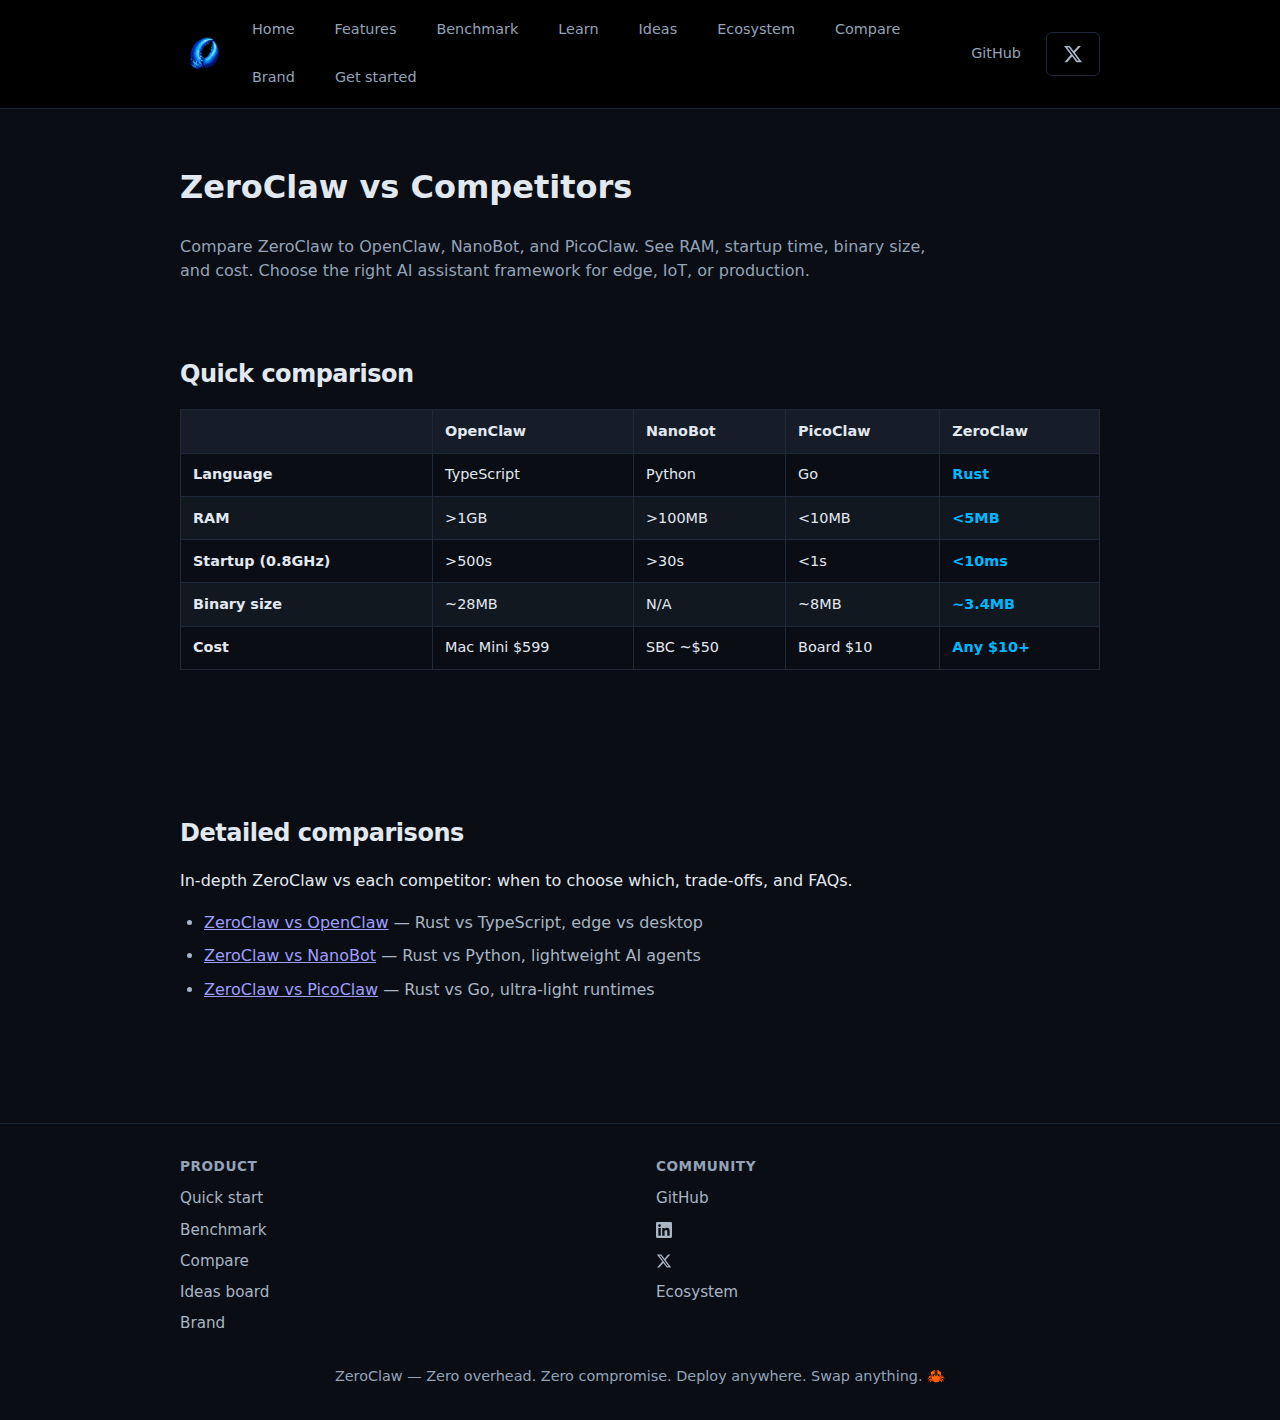
<file: landing/compare/index.html>
<!DOCTYPE html>
<html lang="en">
<head>
  <meta charset="UTF-8" />
  <meta name="viewport" content="width=device-width, initial-scale=1, viewport-fit=cover" />
  <title>ZeroClaw vs OpenClaw, NanoBot, PicoClaw — Comparison Guide | AI Assistant Frameworks</title>
  <meta name="description" content="Compare ZeroClaw to OpenClaw, NanoBot, and PicoClaw. RAM, startup time, binary size, cost. Choose the right AI assistant framework for edge, IoT, or production." />
  <meta name="keywords" content="ZeroClaw vs OpenClaw, ZeroClaw vs NanoBot, ZeroClaw vs PicoClaw, AI assistant comparison, autonomous agent framework, Rust vs TypeScript vs Python vs Go" />
  <meta name="robots" content="index, follow, max-snippet:-1, max-image-preview:large" />
  <link rel="canonical" href="https://zeroclaw.dev/compare/" />
  <meta property="og:type" content="website" />
  <meta property="og:title" content="ZeroClaw vs Competitors — Comparison Guide" />
  <meta property="og:description" content="Compare ZeroClaw to OpenClaw, NanoBot, and PicoClaw. RAM, startup, binary size, cost." />
  <meta property="og:url" content="https://zeroclaw.dev/compare/" />
  <meta property="og:image" content="https://zeroclaw.dev/assets/zeroclaw_meta.png" />
  <meta name="twitter:card" content="summary_large_image" />
  <meta name="twitter:title" content="ZeroClaw vs Competitors — Comparison Guide" />
  <meta name="twitter:description" content="Compare ZeroClaw to OpenClaw, NanoBot, and PicoClaw. RAM, startup, binary size, cost." />
  <meta name="theme-color" content="#0a0e14" />
  <link rel="icon" href="../assets/favicon.ico" sizes="any" />
  <link rel="icon" type="image/svg+xml" href="../assets/favicon.svg" />
  <link rel="stylesheet" href="../styles.css" />
  <script type="application/ld+json">
  {
    "@context": "https://schema.org",
    "@type": "CollectionPage",
    "name": "ZeroClaw vs Competitors — Comparison Guide",
    "description": "Compare ZeroClaw to OpenClaw, NanoBot, and PicoClaw. RAM, startup time, binary size, cost.",
    "url": "https://zeroclaw.dev/compare/",
    "mainEntity": [
      {"@type": "Article", "name": "ZeroClaw vs OpenClaw", "url": "https://zeroclaw.dev/compare/zeroclaw-vs-openclaw.html"},
      {"@type": "Article", "name": "ZeroClaw vs NanoBot", "url": "https://zeroclaw.dev/compare/zeroclaw-vs-nanobot.html"},
      {"@type": "Article", "name": "ZeroClaw vs PicoClaw", "url": "https://zeroclaw.dev/compare/zeroclaw-vs-picoclaw.html"}
    ]
  }
  </script>
</head>
<body>
  <a href="#main" class="skip-link">Skip to main content</a>
  <header class="site-header" role="banner">
    <div class="wrap header-wrap">
      <a href="../index.html" class="logo" aria-label="ZeroClaw home">
        <img src="../assets/zeroclaw_icon.png" width="48" height="48" alt="ZeroClaw" class="logo-img" />
      </a>
      <nav id="main-nav" class="nav" aria-label="Main navigation">
        <a href="../index.html" class="nav-link">Home</a>
        <a href="../index.html#features" class="nav-link">Features</a>
        <a href="../index.html#benchmark" class="nav-link">Benchmark</a>
        <a href="../index.html#learn" class="nav-link">Learn</a>
        <a href="../ideas.html" class="nav-link">Ideas</a>
        <a href="../ecosystem.html" class="nav-link">Ecosystem</a>
        <a href="index.html" class="nav-link">Compare</a>
        <a href="../brand.html" class="nav-link">Brand</a>
        <a href="../index.html#get-started" class="nav-link">Get started</a>
      </nav>
      <div class="header-actions">
        <a href="https://github.com/zeroclaw-labs/zeroclaw" class="btn btn-gh" rel="noopener noreferrer" target="_blank">GitHub</a>
        <a href="https://x.com/zeroclawlabs" class="btn btn-outline btn-icon-x" rel="noopener noreferrer" target="_blank" aria-label="Follow on X (Twitter)"><svg class="icon-x" viewBox="0 0 24 24" aria-hidden="true" focusable="false"><path fill="currentColor" d="M18.244 2.25h3.308l-7.227 8.26 8.502 11.24H16.17l-5.214-6.817L4.99 21.75H1.68l7.73-8.835L1.254 2.25H8.08l4.713 6.231zm-1.161 17.52h1.833L7.084 4.126H5.117z"/></svg></a>
      </div>
      <button type="button" class="nav-toggle" aria-label="Open menu" aria-expanded="false" aria-controls="main-nav"><span class="nav-toggle-bar"></span></button>
    </div>
  </header>

  <main id="main" role="main">
    <article class="wrap" style="padding-top: 2rem; padding-bottom: 4rem;">
      <header>
        <h1>ZeroClaw vs Competitors</h1>
        <p class="ideas-hero-desc" style="max-width: 48rem; margin-top: 0.5rem;">Compare ZeroClaw to OpenClaw, NanoBot, and PicoClaw. See RAM, startup time, binary size, and cost. Choose the right AI assistant framework for edge, IoT, or production.</p>
      </header>

      <section style="margin-top: 2rem;">
        <h2>Quick comparison</h2>
        <div class="table-wrap" style="margin-top: 1rem;">
          <table class="benchmark-table" aria-label="ZeroClaw vs OpenClaw, NanoBot, PicoClaw">
            <thead>
              <tr>
                <th></th>
                <th>OpenClaw</th>
                <th>NanoBot</th>
                <th>PicoClaw</th>
                <th>ZeroClaw</th>
              </tr>
            </thead>
            <tbody>
              <tr><td><strong>Language</strong></td><td>TypeScript</td><td>Python</td><td>Go</td><td><strong>Rust</strong></td></tr>
              <tr><td><strong>RAM</strong></td><td>&gt;1GB</td><td>&gt;100MB</td><td>&lt;10MB</td><td><strong>&lt;5MB</strong></td></tr>
              <tr><td><strong>Startup (0.8GHz)</strong></td><td>&gt;500s</td><td>&gt;30s</td><td>&lt;1s</td><td><strong>&lt;10ms</strong></td></tr>
              <tr><td><strong>Binary size</strong></td><td>~28MB</td><td>N/A</td><td>~8MB</td><td><strong>~3.4MB</strong></td></tr>
              <tr><td><strong>Cost</strong></td><td>Mac Mini $599</td><td>SBC ~$50</td><td>Board $10</td><td><strong>Any $10+</strong></td></tr>
            </tbody>
          </table>
        </div>
      </section>

      <section style="margin-top: 3rem;">
        <h2>Detailed comparisons</h2>
        <p>In-depth ZeroClaw vs each competitor: when to choose which, trade-offs, and FAQs.</p>
        <ul class="contribute-list" style="margin-top: 1rem; list-style: disc; padding-left: 1.5rem;">
          <li><a href="zeroclaw-vs-openclaw.html">ZeroClaw vs OpenClaw</a> — Rust vs TypeScript, edge vs desktop</li>
          <li><a href="zeroclaw-vs-nanobot.html">ZeroClaw vs NanoBot</a> — Rust vs Python, lightweight AI agents</li>
          <li><a href="zeroclaw-vs-picoclaw.html">ZeroClaw vs PicoClaw</a> — Rust vs Go, ultra-light runtimes</li>
        </ul>
      </section>
    </article>
  </main>

  <footer class="site-footer" role="contentinfo">
    <div class="wrap">
      <div class="footer-grid">
        <div class="footer-col">
          <h3 class="footer-heading">Product</h3>
          <ul class="footer-list">
            <li><a href="https://github.com/zeroclaw-labs/zeroclaw#quick-start" rel="noopener noreferrer" target="_blank">Quick start</a></li>
            <li><a href="../index.html#benchmark">Benchmark</a></li>
            <li><a href="index.html">Compare</a></li>
            <li><a href="../ideas.html">Ideas board</a></li>
            <li><a href="../brand.html">Brand</a></li>
          </ul>
        </div>
        <div class="footer-col">
          <h3 class="footer-heading">Community</h3>
          <ul class="footer-list">
            <li><a href="https://github.com/zeroclaw-labs/zeroclaw" rel="noopener noreferrer" target="_blank">GitHub</a></li>
            <li><a href="https://www.linkedin.com/company/zeroclaw/" rel="noopener noreferrer" target="_blank" aria-label="ZeroClaw on LinkedIn"><svg class="icon-x icon-x-sm" viewBox="0 0 24 24" aria-hidden="true" focusable="false"><path fill="currentColor" d="M20.447 20.452h-3.554v-5.569c0-1.328-.027-3.037-1.852-3.037-1.853 0-2.136 1.445-2.136 2.939v5.667H9.351V9h3.414v1.561h.046c.477-.9 1.637-1.85 3.37-1.85 3.601 0 4.267 2.37 4.267 5.455v6.286zM5.337 7.433c-1.144 0-2.063-.926-2.063-2.065 0-1.138.92-2.063 2.063-2.063 1.14 0 2.064.925 2.064 2.063 0 1.139-.925 2.065-2.064 2.065zm1.782 13.019H3.555V9h3.564v11.452zM22.225 0H1.771C.792 0 0 .774 0 1.729v20.542C0 23.227.792 24 1.771 24h20.451C23.2 24 24 23.227 24 22.271V1.729C24 .774 23.2 0 22.222 0h.003z"/></svg></a></li>
            <li><a href="https://x.com/zeroclawlabs" rel="noopener noreferrer" target="_blank" aria-label="X (Twitter)"><svg class="icon-x icon-x-sm" viewBox="0 0 24 24" aria-hidden="true" focusable="false"><path fill="currentColor" d="M18.244 2.25h3.308l-7.227 8.26 8.502 11.24H16.17l-5.214-6.817L4.99 21.75H1.68l7.73-8.835L1.254 2.25H8.08l4.713 6.231zm-1.161 17.52h1.833L7.084 4.126H5.117z"/></svg></a></li>
            <li><a href="../ecosystem.html">Ecosystem</a></li>
          </ul>
        </div>
      </div>
      <p class="footer-legal">ZeroClaw — Zero overhead. Zero compromise. Deploy anywhere. Swap anything. 🦀</p>
    </div>
  </footer>

  <script>
    (function(){var t=document.querySelector('.nav-toggle'),n=document.getElementById('main-nav');t&&n&&t.addEventListener('click',function(){var e=t.getAttribute('aria-expanded')==='true';t.setAttribute('aria-expanded',!e);n.classList.toggle('nav-open',!e);});})();
  </script>
</body>
</html>
</file>
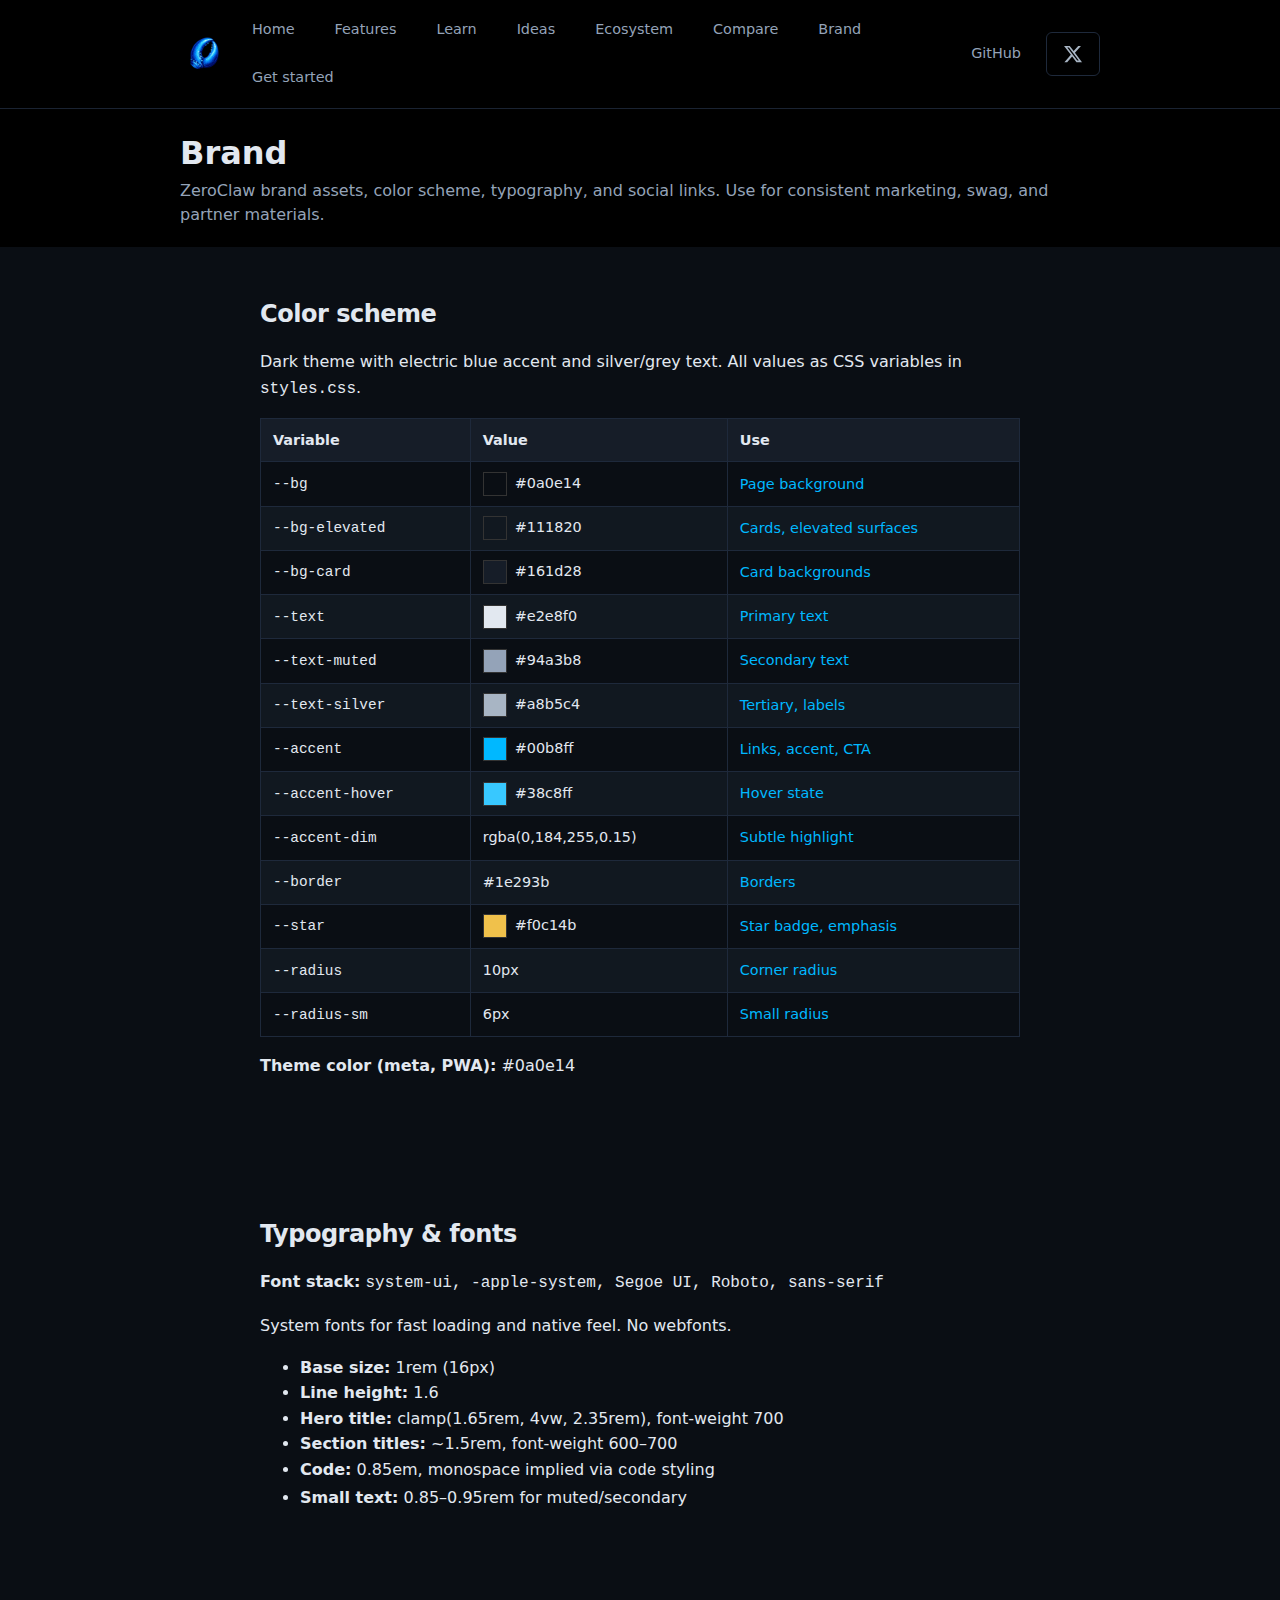
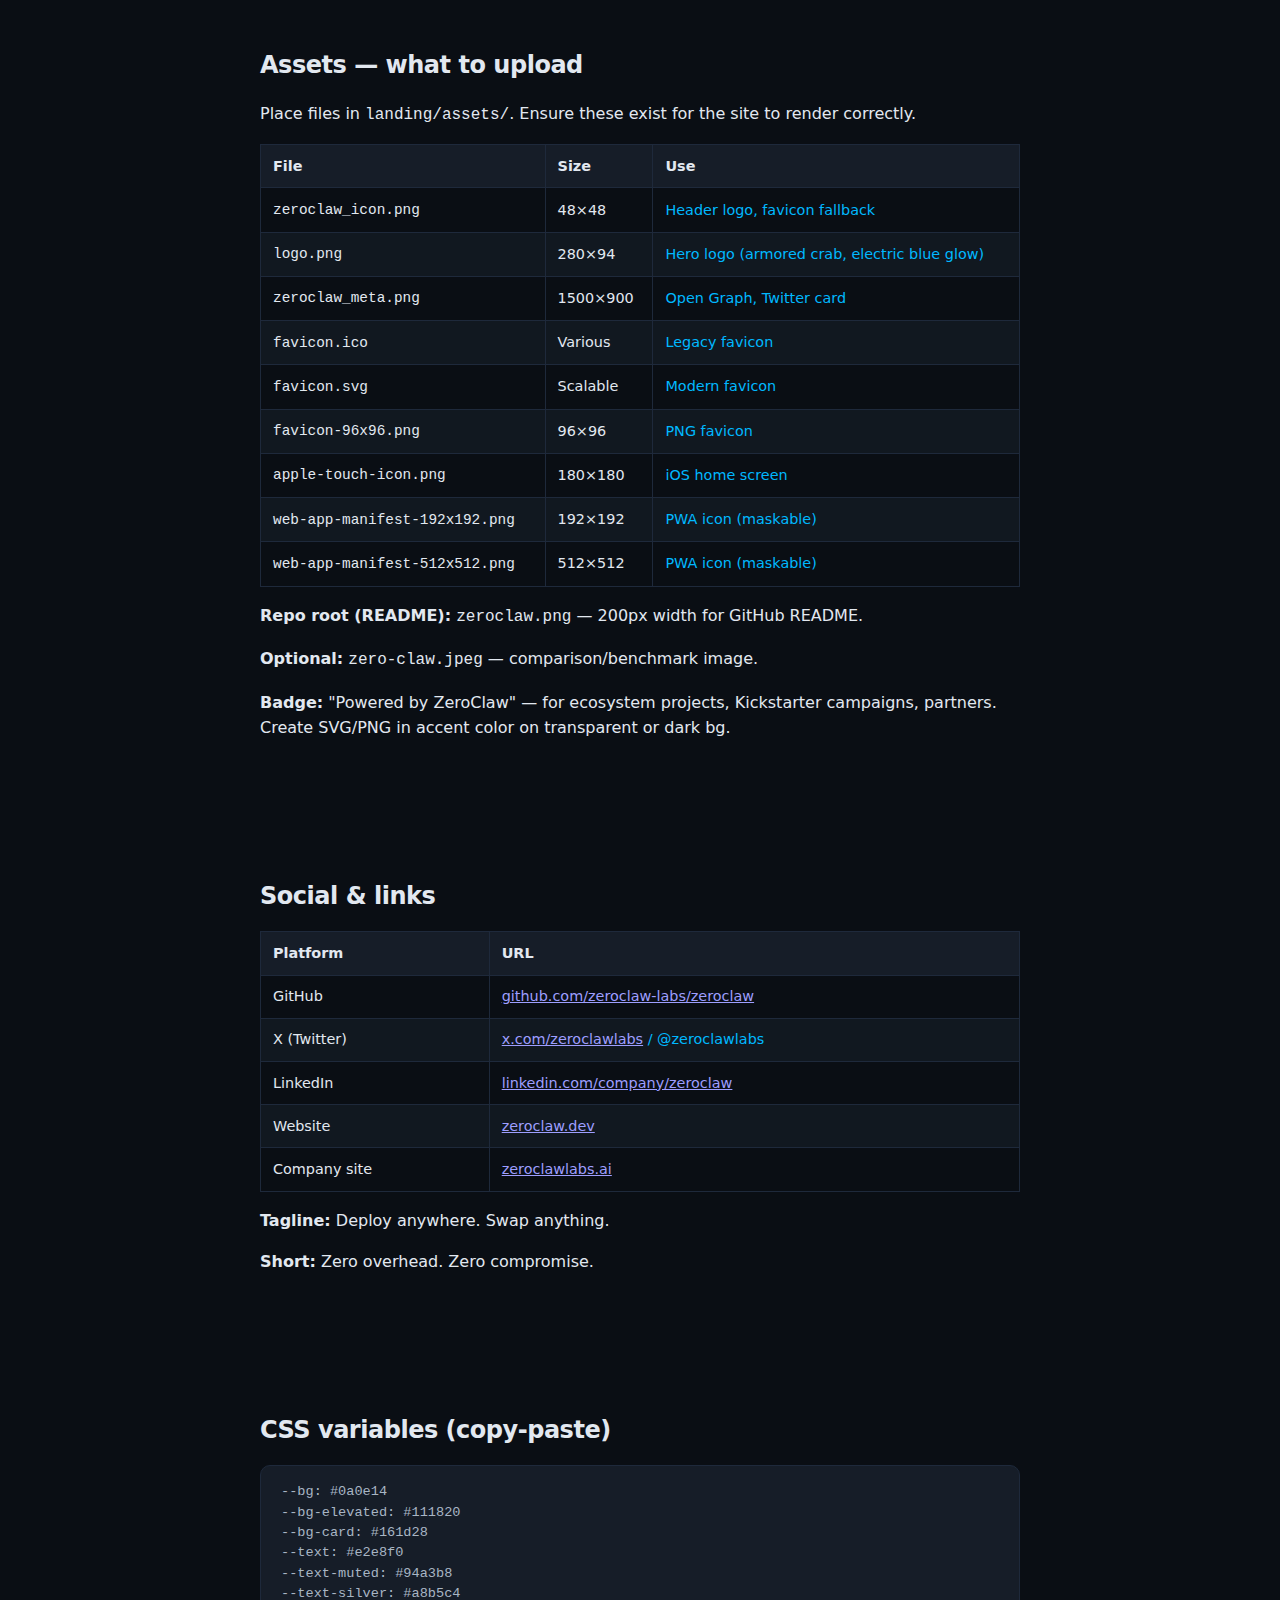
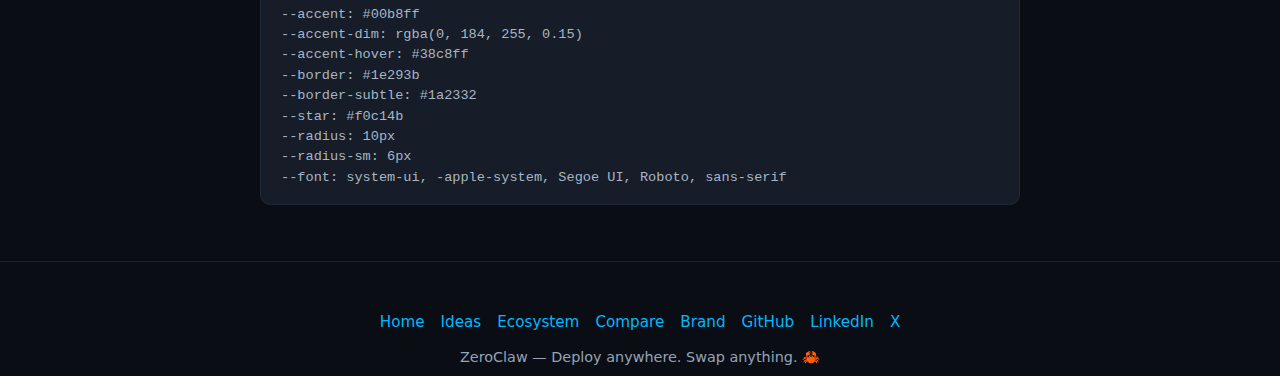
<file: landing/brand.html>
<!DOCTYPE html>
<html lang="en">
<head>
  <meta charset="UTF-8" />
  <meta name="viewport" content="width=device-width, initial-scale=1, viewport-fit=cover" />
  <title>Brand — ZeroClaw | Assets, colors, typography, socials</title>
  <meta name="description" content="ZeroClaw brand assets: logos, color scheme, fonts, typography, social links. Use for consistent branding." />
  <meta name="robots" content="index, follow" />
  <link rel="canonical" href="https://zeroclaw.dev/brand.html" />
  <meta name="theme-color" content="#0a0e14" />
  <link rel="icon" href="assets/favicon.ico" sizes="any" />
  <link rel="icon" type="image/svg+xml" href="assets/favicon.svg" />
  <link rel="stylesheet" href="styles.css" />
</head>
<body>
  <a href="#main" class="skip-link">Skip to main content</a>
  <header class="site-header" role="banner">
    <div class="wrap header-wrap">
      <a href="index.html" class="logo" aria-label="ZeroClaw home">
        <img src="assets/zeroclaw_icon.png" width="48" height="48" alt="ZeroClaw" class="logo-img" />
      </a>
      <nav id="main-nav" class="nav" aria-label="Main navigation">
        <a href="index.html" class="nav-link">Home</a>
        <a href="index.html#features" class="nav-link">Features</a>
        <a href="index.html#learn" class="nav-link">Learn</a>
        <a href="ideas.html" class="nav-link">Ideas</a>
        <a href="ecosystem.html" class="nav-link">Ecosystem</a>
        <a href="compare/index.html" class="nav-link">Compare</a>
        <a href="brand.html" class="nav-link">Brand</a>
        <a href="index.html#get-started" class="nav-link">Get started</a>
      </nav>
      <div class="header-actions">
        <a href="https://github.com/zeroclaw-labs/zeroclaw" class="btn btn-gh" rel="noopener noreferrer" target="_blank">GitHub</a>
        <a href="https://x.com/zeroclawlabs" class="btn btn-outline btn-icon-x" rel="noopener noreferrer" target="_blank" aria-label="X (Twitter)"><svg class="icon-x" viewBox="0 0 24 24" aria-hidden="true" focusable="false"><path fill="currentColor" d="M18.244 2.25h3.308l-7.227 8.26 8.502 11.24H16.17l-5.214-6.817L4.99 21.75H1.68l7.73-8.835L1.254 2.25H8.08l4.713 6.231zm-1.161 17.52h1.833L7.084 4.126H5.117z"/></svg></a>
      </div>
      <button type="button" class="nav-toggle" aria-label="Open menu" aria-expanded="false" aria-controls="main-nav"><span class="nav-toggle-bar"></span></button>
    </div>
  </header>

  <main id="main" role="main">
    <section class="ideas-hero">
      <div class="wrap">
        <h1 class="ideas-hero-title">Brand</h1>
        <p class="ideas-hero-desc">ZeroClaw brand assets, color scheme, typography, and social links. Use for consistent marketing, swag, and partner materials.</p>
      </div>
    </section>

    <div class="wrap" style="max-width: 800px;">
      <section class="brand-section" style="margin-bottom: 2.5rem;">
        <h2>Color scheme</h2>
        <p>Dark theme with electric blue accent and silver/grey text. All values as CSS variables in <code>styles.css</code>.</p>
        <table class="benchmark-table" style="margin-top: 1rem;">
          <thead>
            <tr>
              <th>Variable</th>
              <th>Value</th>
              <th>Use</th>
            </tr>
          </thead>
          <tbody>
            <tr><td><code>--bg</code></td><td><span style="display:inline-block;width:1.5rem;height:1.5rem;background:#0a0e14;border:1px solid #333;vertical-align:middle;margin-right:0.5rem;"></span>#0a0e14</td><td>Page background</td></tr>
            <tr><td><code>--bg-elevated</code></td><td><span style="display:inline-block;width:1.5rem;height:1.5rem;background:#111820;border:1px solid #333;vertical-align:middle;margin-right:0.5rem;"></span>#111820</td><td>Cards, elevated surfaces</td></tr>
            <tr><td><code>--bg-card</code></td><td><span style="display:inline-block;width:1.5rem;height:1.5rem;background:#161d28;border:1px solid #333;vertical-align:middle;margin-right:0.5rem;"></span>#161d28</td><td>Card backgrounds</td></tr>
            <tr><td><code>--text</code></td><td><span style="display:inline-block;width:1.5rem;height:1.5rem;background:#e2e8f0;border:1px solid #333;vertical-align:middle;margin-right:0.5rem;"></span>#e2e8f0</td><td>Primary text</td></tr>
            <tr><td><code>--text-muted</code></td><td><span style="display:inline-block;width:1.5rem;height:1.5rem;background:#94a3b8;border:1px solid #333;vertical-align:middle;margin-right:0.5rem;"></span>#94a3b8</td><td>Secondary text</td></tr>
            <tr><td><code>--text-silver</code></td><td><span style="display:inline-block;width:1.5rem;height:1.5rem;background:#a8b5c4;border:1px solid #333;vertical-align:middle;margin-right:0.5rem;"></span>#a8b5c4</td><td>Tertiary, labels</td></tr>
            <tr><td><code>--accent</code></td><td><span style="display:inline-block;width:1.5rem;height:1.5rem;background:#00b8ff;border:1px solid #333;vertical-align:middle;margin-right:0.5rem;"></span>#00b8ff</td><td>Links, accent, CTA</td></tr>
            <tr><td><code>--accent-hover</code></td><td><span style="display:inline-block;width:1.5rem;height:1.5rem;background:#38c8ff;border:1px solid #333;vertical-align:middle;margin-right:0.5rem;"></span>#38c8ff</td><td>Hover state</td></tr>
            <tr><td><code>--accent-dim</code></td><td>rgba(0,184,255,0.15)</td><td>Subtle highlight</td></tr>
            <tr><td><code>--border</code></td><td>#1e293b</td><td>Borders</td></tr>
            <tr><td><code>--star</code></td><td><span style="display:inline-block;width:1.5rem;height:1.5rem;background:#f0c14b;border:1px solid #333;vertical-align:middle;margin-right:0.5rem;"></span>#f0c14b</td><td>Star badge, emphasis</td></tr>
            <tr><td><code>--radius</code></td><td>10px</td><td>Corner radius</td></tr>
            <tr><td><code>--radius-sm</code></td><td>6px</td><td>Small radius</td></tr>
          </tbody>
        </table>
        <p><strong>Theme color (meta, PWA):</strong> #0a0e14</p>
      </section>

      <section class="brand-section" style="margin-bottom: 2.5rem;">
        <h2>Typography & fonts</h2>
        <p><strong>Font stack:</strong> <code>system-ui, -apple-system, Segoe UI, Roboto, sans-serif</code></p>
        <p>System fonts for fast loading and native feel. No webfonts.</p>
        <ul>
          <li><strong>Base size:</strong> 1rem (16px)</li>
          <li><strong>Line height:</strong> 1.6</li>
          <li><strong>Hero title:</strong> clamp(1.65rem, 4vw, 2.35rem), font-weight 700</li>
          <li><strong>Section titles:</strong> ~1.5rem, font-weight 600–700</li>
          <li><strong>Code:</strong> 0.85em, monospace implied via <code>code</code> styling</li>
          <li><strong>Small text:</strong> 0.85–0.95rem for muted/secondary</li>
        </ul>
      </section>

      <section class="brand-section" style="margin-bottom: 2.5rem;">
        <h2>Assets — what to upload</h2>
        <p>Place files in <code>landing/assets/</code>. Ensure these exist for the site to render correctly.</p>
        <table class="benchmark-table">
          <thead>
            <tr>
              <th>File</th>
              <th>Size</th>
              <th>Use</th>
            </tr>
          </thead>
          <tbody>
            <tr><td><code>zeroclaw_icon.png</code></td><td>48×48</td><td>Header logo, favicon fallback</td></tr>
            <tr><td><code>logo.png</code></td><td>280×94</td><td>Hero logo (armored crab, electric blue glow)</td></tr>
            <tr><td><code>zeroclaw_meta.png</code></td><td>1500×900</td><td>Open Graph, Twitter card</td></tr>
            <tr><td><code>favicon.ico</code></td><td>Various</td><td>Legacy favicon</td></tr>
            <tr><td><code>favicon.svg</code></td><td>Scalable</td><td>Modern favicon</td></tr>
            <tr><td><code>favicon-96x96.png</code></td><td>96×96</td><td>PNG favicon</td></tr>
            <tr><td><code>apple-touch-icon.png</code></td><td>180×180</td><td>iOS home screen</td></tr>
            <tr><td><code>web-app-manifest-192x192.png</code></td><td>192×192</td><td>PWA icon (maskable)</td></tr>
            <tr><td><code>web-app-manifest-512x512.png</code></td><td>512×512</td><td>PWA icon (maskable)</td></tr>
          </tbody>
        </table>
        <p><strong>Repo root (README):</strong> <code>zeroclaw.png</code> — 200px width for GitHub README.</p>
        <p><strong>Optional:</strong> <code>zero-claw.jpeg</code> — comparison/benchmark image.</p>
        <p><strong>Badge:</strong> "Powered by ZeroClaw" — for ecosystem projects, Kickstarter campaigns, partners. Create SVG/PNG in accent color on transparent or dark bg.</p>
      </section>

      <section class="brand-section" style="margin-bottom: 2.5rem;">
        <h2>Social & links</h2>
        <table class="benchmark-table">
          <thead>
            <tr>
              <th>Platform</th>
              <th>URL</th>
            </tr>
          </thead>
          <tbody>
            <tr><td>GitHub</td><td><a href="https://github.com/zeroclaw-labs/zeroclaw" rel="noopener noreferrer" target="_blank">github.com/zeroclaw-labs/zeroclaw</a></td></tr>
            <tr><td>X (Twitter)</td><td><a href="https://x.com/zeroclawlabs" rel="noopener noreferrer" target="_blank">x.com/zeroclawlabs</a> / @zeroclawlabs</td></tr>
            <tr><td>LinkedIn</td><td><a href="https://www.linkedin.com/company/zeroclaw/" rel="noopener noreferrer" target="_blank">linkedin.com/company/zeroclaw</a></td></tr>
            <tr><td>Website</td><td><a href="https://zeroclaw.dev" rel="noopener noreferrer">zeroclaw.dev</a></td></tr>
            <tr><td>Company site</td><td><a href="https://zeroclawlabs.ai" rel="noopener noreferrer" target="_blank">zeroclawlabs.ai</a></td></tr>
          </tbody>
        </table>
        <p><strong>Tagline:</strong> Deploy anywhere. Swap anything.</p>
        <p><strong>Short:</strong> Zero overhead. Zero compromise.</p>
      </section>

      <section class="brand-section">
        <h2>CSS variables (copy-paste)</h2>
        <pre class="code-block"><code>--bg: #0a0e14
--bg-elevated: #111820
--bg-card: #161d28
--text: #e2e8f0
--text-muted: #94a3b8
--text-silver: #a8b5c4
--accent: #00b8ff
--accent-dim: rgba(0, 184, 255, 0.15)
--accent-hover: #38c8ff
--border: #1e293b
--border-subtle: #1a2332
--star: #f0c14b
--radius: 10px
--radius-sm: 6px
--font: system-ui, -apple-system, Segoe UI, Roboto, sans-serif</code></pre>
      </section>
    </div>
  </main>

  <footer class="site-footer" role="contentinfo">
    <div class="wrap">
      <p class="footer-links">
        <a href="index.html">Home</a>
        <a href="ideas.html">Ideas</a>
        <a href="ecosystem.html">Ecosystem</a>
        <a href="compare/index.html">Compare</a>
        <a href="brand.html">Brand</a>
        <a href="https://github.com/zeroclaw-labs/zeroclaw" rel="noopener noreferrer" target="_blank">GitHub</a>
        <a href="https://www.linkedin.com/company/zeroclaw/" rel="noopener noreferrer" target="_blank">LinkedIn</a>
        <a href="https://x.com/zeroclawlabs" rel="noopener noreferrer" target="_blank">X</a>
      </p>
      <p class="footer-legal">ZeroClaw — Deploy anywhere. Swap anything. 🦀</p>
    </div>
  </footer>

  <script>
    (function(){var t=document.querySelector('.nav-toggle'),n=document.getElementById('main-nav');t&&n&&t.addEventListener('click',function(){var e=t.getAttribute('aria-expanded')==='true';t.setAttribute('aria-expanded',!e);n.classList.toggle('nav-open',!e);});})();
  </script>
</body>
</html>
</file>
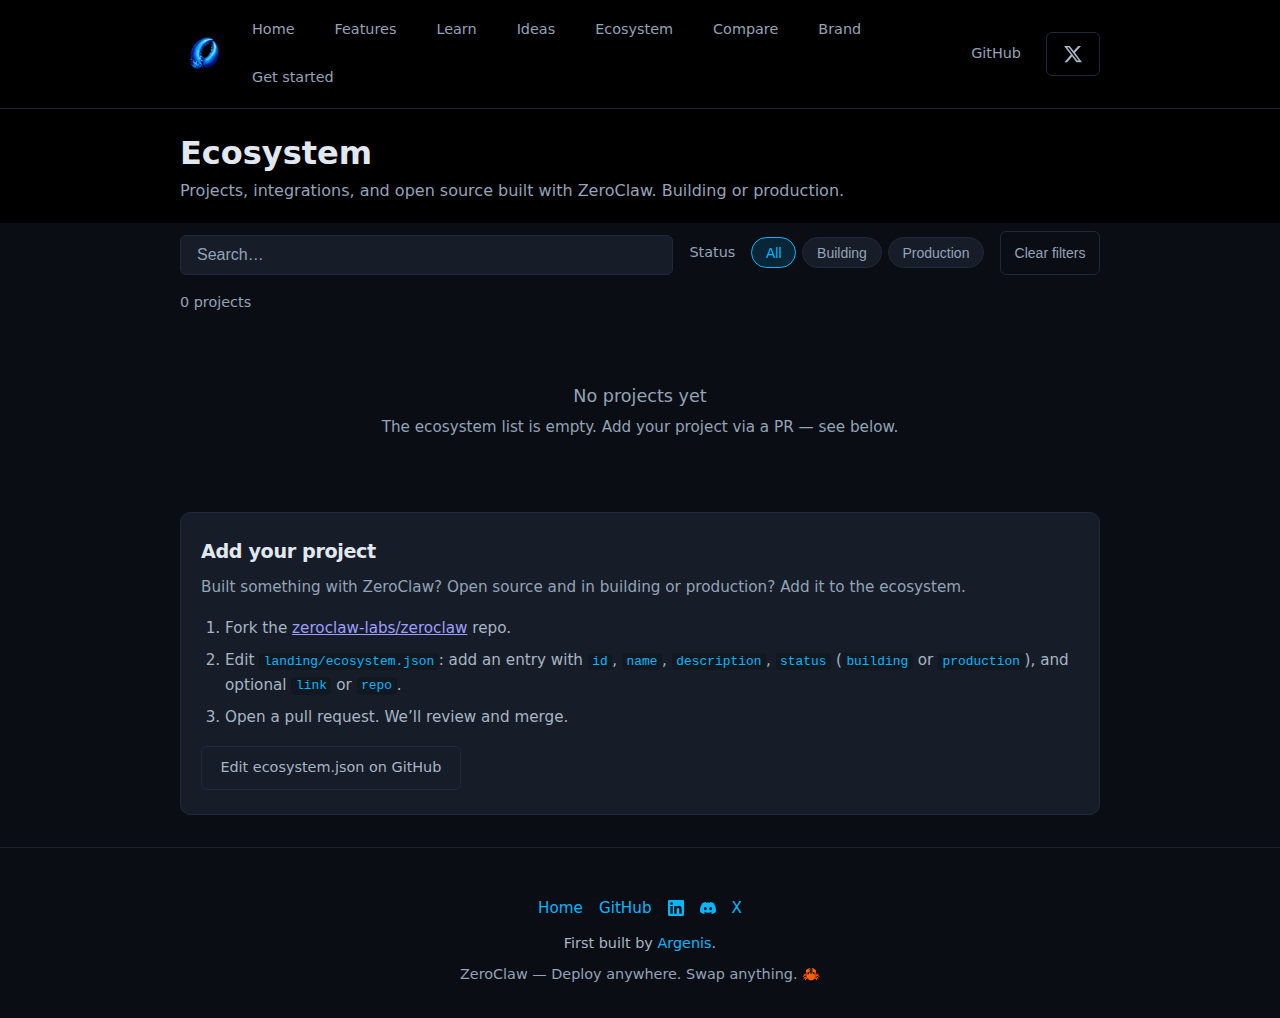
<file: landing/ecosystem.html>
<!DOCTYPE html>
<html lang="en">
<head>
  <meta charset="UTF-8" />
  <meta name="viewport" content="width=device-width, initial-scale=1, viewport-fit=cover" />
  <title>Ecosystem — ZeroClaw | Projects, integrations, open source</title>
  <meta name="description" content="ZeroClaw ecosystem: projects built with ZeroClaw, integrations, and open source. Search by name or filter by status (building or production)." />
  <meta name="robots" content="index, follow, max-snippet:-1" />
  <link rel="canonical" href="ecosystem.html" />
  <meta property="og:title" content="Ecosystem — ZeroClaw" />
  <meta property="og:description" content="Projects, integrations, and open source built with ZeroClaw. Add yours via PR." />
  <meta property="og:url" content="https://zeroclaw.dev/ecosystem.html" />
  <meta property="og:image" content="https://zeroclaw.dev/assets/zeroclaw_meta.png" />
  <meta name="theme-color" content="#0a0e14" />
  <meta name="application-name" content="ZeroClaw" />
  <meta property="og:site_name" content="ZeroClaw" />
  <link rel="icon" href="assets/favicon.ico" sizes="any" />
  <link rel="icon" type="image/svg+xml" href="assets/favicon.svg" />
  <link rel="stylesheet" href="styles.css" />
</head>
<body>
  <a href="#main" class="skip-link">Skip to main content</a>
  <header class="site-header" role="banner">
    <div class="wrap header-wrap">
      <a href="index.html" class="logo" aria-label="ZeroClaw home">
        <img src="assets/zeroclaw_icon.png" width="48" height="48" alt="ZeroClaw" class="logo-img" />
      </a>
      <nav id="main-nav" class="nav" aria-label="Main navigation">
        <a href="index.html" class="nav-link">Home</a>
        <a href="index.html#features" class="nav-link">Features</a>
        <a href="index.html#learn" class="nav-link">Learn</a>
        <a href="ideas.html" class="nav-link">Ideas</a>
        <a href="ecosystem.html" class="nav-link">Ecosystem</a>
        <a href="compare/index.html" class="nav-link">Compare</a>
        <a href="brand.html" class="nav-link">Brand</a>
        <a href="index.html#get-started" class="nav-link">Get started</a>
      </nav>
      <div class="header-actions">
        <a href="https://github.com/zeroclaw-labs/zeroclaw" class="btn btn-gh" rel="noopener noreferrer" target="_blank">GitHub</a>
        <a href="https://x.com/zeroclawlabs" class="btn btn-outline btn-icon-x" rel="noopener noreferrer" target="_blank" aria-label="X (Twitter)"><svg class="icon-x" viewBox="0 0 24 24" aria-hidden="true" focusable="false"><path fill="currentColor" d="M18.244 2.25h3.308l-7.227 8.26 8.502 11.24H16.17l-5.214-6.817L4.99 21.75H1.68l7.73-8.835L1.254 2.25H8.08l4.713 6.231zm-1.161 17.52h1.833L7.084 4.126H5.117z"/></svg></a>
      </div>
      <button type="button" class="nav-toggle" aria-label="Open menu" aria-expanded="false" aria-controls="main-nav"><span class="nav-toggle-bar"></span></button>
    </div>
  </header>

  <main id="main" role="main">
    <section class="ideas-hero ecosystem-hero">
      <div class="wrap">
        <h1 class="ideas-hero-title">Ecosystem</h1>
        <p class="ideas-hero-desc">Projects, integrations, and open source built with ZeroClaw. Building or production.</p>
      </div>
    </section>
    <div class="wrap ideas-page-wrap">
      <div id="ecosystem-board" class="ideas-board">
        <div class="ideas-toolbar">
          <div class="ideas-search-wrap">
            <label for="ecosystem-search" class="sr-only">Search ecosystem</label>
            <input type="search" id="ecosystem-search" class="ideas-search" placeholder="Search…" aria-label="Search ecosystem" autocomplete="off" />
          </div>
          <div class="ideas-filters">
            <span class="ideas-filters-label">Status</span>
            <div id="ecosystem-status-pills" class="ideas-category-pills" role="group" aria-label="Filter by status">
              <button type="button" class="idea-pill idea-pill-active" data-status="">All</button>
              <button type="button" class="idea-pill" data-status="building">Building</button>
              <button type="button" class="idea-pill" data-status="production">Production</button>
            </div>
            <button type="button" id="ecosystem-clear-filters" class="ideas-clear-btn" aria-label="Clear filters">Clear filters</button>
          </div>
        </div>
        <p id="ecosystem-count" class="ideas-count" aria-live="polite"></p>
        <div class="ideas-grid ideas-grid-full" id="ecosystem-container" role="list">
          <!-- Filled by ecosystem.js -->
        </div>
        <div id="ecosystem-empty" class="ideas-empty-state">
          <p class="ideas-empty-title">No projects yet</p>
          <p class="ideas-empty-desc">The ecosystem list is empty. Add your project via a PR — see below.</p>
        </div>
      </div>

      <section class="ecosystem-add-cta">
        <h2>Add your project</h2>
        <p>Built something with ZeroClaw? Open source and in building or production? Add it to the ecosystem.</p>
        <ol class="ecosystem-add-steps">
          <li>Fork the <a href="https://github.com/zeroclaw-labs/zeroclaw" rel="noopener noreferrer" target="_blank">zeroclaw-labs/zeroclaw</a> repo.</li>
          <li>Edit <code>landing/ecosystem.json</code>: add an entry with <code>id</code>, <code>name</code>, <code>description</code>, <code>status</code> (<code>building</code> or <code>production</code>), and optional <code>link</code> or <code>repo</code>.</li>
          <li>Open a pull request. We’ll review and merge.</li>
        </ol>
        <a href="https://github.com/zeroclaw-labs/zeroclaw/blob/main/landing/ecosystem.json" class="btn btn-outline" rel="noopener noreferrer" target="_blank">Edit ecosystem.json on GitHub</a>
      </section>
    </div>
  </main>

  <footer class="site-footer" role="contentinfo">
    <div class="wrap">
      <p class="footer-links">
        <a href="index.html">Home</a>
        <a href="https://github.com/zeroclaw-labs/zeroclaw" rel="noopener noreferrer" target="_blank">GitHub</a>
        <a href="https://www.linkedin.com/company/zero-claw-labs/" rel="noopener noreferrer" target="_blank" aria-label="ZeroClaw on LinkedIn"><svg class="icon-x icon-x-sm" viewBox="0 0 24 24" aria-hidden="true" focusable="false"><path fill="currentColor" d="M20.447 20.452h-3.554v-5.569c0-1.328-.027-3.037-1.852-3.037-1.853 0-2.136 1.445-2.136 2.939v5.667H9.351V9h3.414v1.561h.046c.477-.9 1.637-1.85 3.37-1.85 3.601 0 4.267 2.37 4.267 5.455v6.286zM5.337 7.433c-1.144 0-2.063-.926-2.063-2.065 0-1.138.92-2.063 2.063-2.063 1.14 0 2.064.925 2.064 2.063 0 1.139-.925 2.065-2.064 2.065zm1.782 13.019H3.555V9h3.564v11.452zM22.225 0H1.771C.792 0 0 .774 0 1.729v20.542C0 23.227.792 24 1.771 24h20.451C23.2 24 24 23.227 24 22.271V1.729C24 .774 23.2 0 22.222 0h.003z"/></svg></a>
        <a href="https://discord.gg/zeroclaw" rel="noopener noreferrer" target="_blank" aria-label="ZeroClaw on Discord"><svg class="icon-x icon-x-sm" viewBox="0 0 24 24" aria-hidden="true" focusable="false"><path fill="currentColor" d="M20.317 4.37a19.791 19.791 0 0 0-4.885-1.515.074.074 0 0 0-.079.037c-.21.375-.444.864-.608 1.25a18.27 18.27 0 0 0-5.487 0 12.64 12.64 0 0 0-.617-1.25.077.077 0 0 0-.079-.037A19.736 19.736 0 0 0 3.677 4.37a.07.07 0 0 0-.032.027C.533 9.046-.32 13.58.099 18.057a.082.082 0 0 0 .031.057 19.9 19.9 0 0 0 5.993 3.03.078.078 0 0 0 .084-.028 14.09 14.09 0 0 0 1.226-1.994.076.076 0 0 0-.041-.106 13.107 13.107 0 0 1-1.872-.892.077.077 0 0 1-.008-.128 10.2 10.2 0 0 0 .372-.292.074.074 0 0 1 .077-.01c3.928 1.793 8.18 1.793 12.062 0a.074.074 0 0 1 .078.01c.12.098.246.198.373.292a.077.077 0 0 1-.006.127 12.299 12.299 0 0 1-1.873.892.077.077 0 0 0-.041.107c.36.698.772 1.362 1.225 1.993a.076.076 0 0 0 .084.028 19.839 19.839 0 0 0 6.002-3.03.077.077 0 0 0 .032-.054c.5-5.177-.838-9.674-3.549-13.66a.061.061 0 0 0-.031-.03zM8.02 15.33c-1.183 0-2.157-1.085-2.157-2.419 0-1.333.956-2.419 2.157-2.419 1.21 0 2.176 1.096 2.157 2.42 0 1.333-.956 2.418-2.157 2.418zm7.975 0c-1.183 0-2.157-1.085-2.157-2.419 0-1.333.955-2.419 2.157-2.419 1.21 0 2.176 1.096 2.157 2.42 0 1.333-.946 2.418-2.157 2.418z"/></svg></a>
        <a href="https://x.com/zeroclawlabs" rel="noopener noreferrer" target="_blank" aria-label="ZeroClaw on X">X</a>
      </p>
      <p class="footer-by">First built by <span class="author-wrap"><a href="https://www.linkedin.com/in/argenisdelarosa/" class="author-name" rel="noopener noreferrer" target="_blank">Argenis</a><span class="author-links"><a href="https://x.com/argenistherose" rel="noopener noreferrer" target="_blank" aria-label="Argenis on X">X</a><a href="https://www.linkedin.com/in/argenisdelarosa/" rel="noopener noreferrer" target="_blank" aria-label="Argenis on LinkedIn">LinkedIn</a><a href="https://github.com/theonlyhennygod" rel="noopener noreferrer" target="_blank" aria-label="Argenis on GitHub">GitHub</a><a href="https://www.argenis.xyz/" rel="noopener noreferrer" target="_blank" aria-label="Argenis&#39;s website">Website</a></span></span>.</p>
      <p class="footer-legal">ZeroClaw — Deploy anywhere. Swap anything. 🦀</p>
    </div>
  </footer>

  <script src="ecosystem.js" defer></script>
  <script>
    (function() {
      var t = document.querySelector('.nav-toggle');
      var n = document.getElementById('main-nav');
      function closeNav() {
        if (t && n && t.getAttribute('aria-expanded') === 'true') {
          t.setAttribute('aria-expanded', 'false');
          t.setAttribute('aria-label', 'Open menu');
          n.classList.remove('nav-open');
        }
      }
      if (t && n) {
        t.addEventListener('click', function() {
          var open = t.getAttribute('aria-expanded') === 'true';
          t.setAttribute('aria-expanded', !open);
          t.setAttribute('aria-label', open ? 'Open menu' : 'Close menu');
          n.classList.toggle('nav-open', !open);
        });
        n.querySelectorAll('.nav-link').forEach(function(a) { a.addEventListener('click', closeNav); });
      }
    })();
  </script>
</body>
</html>
</file>
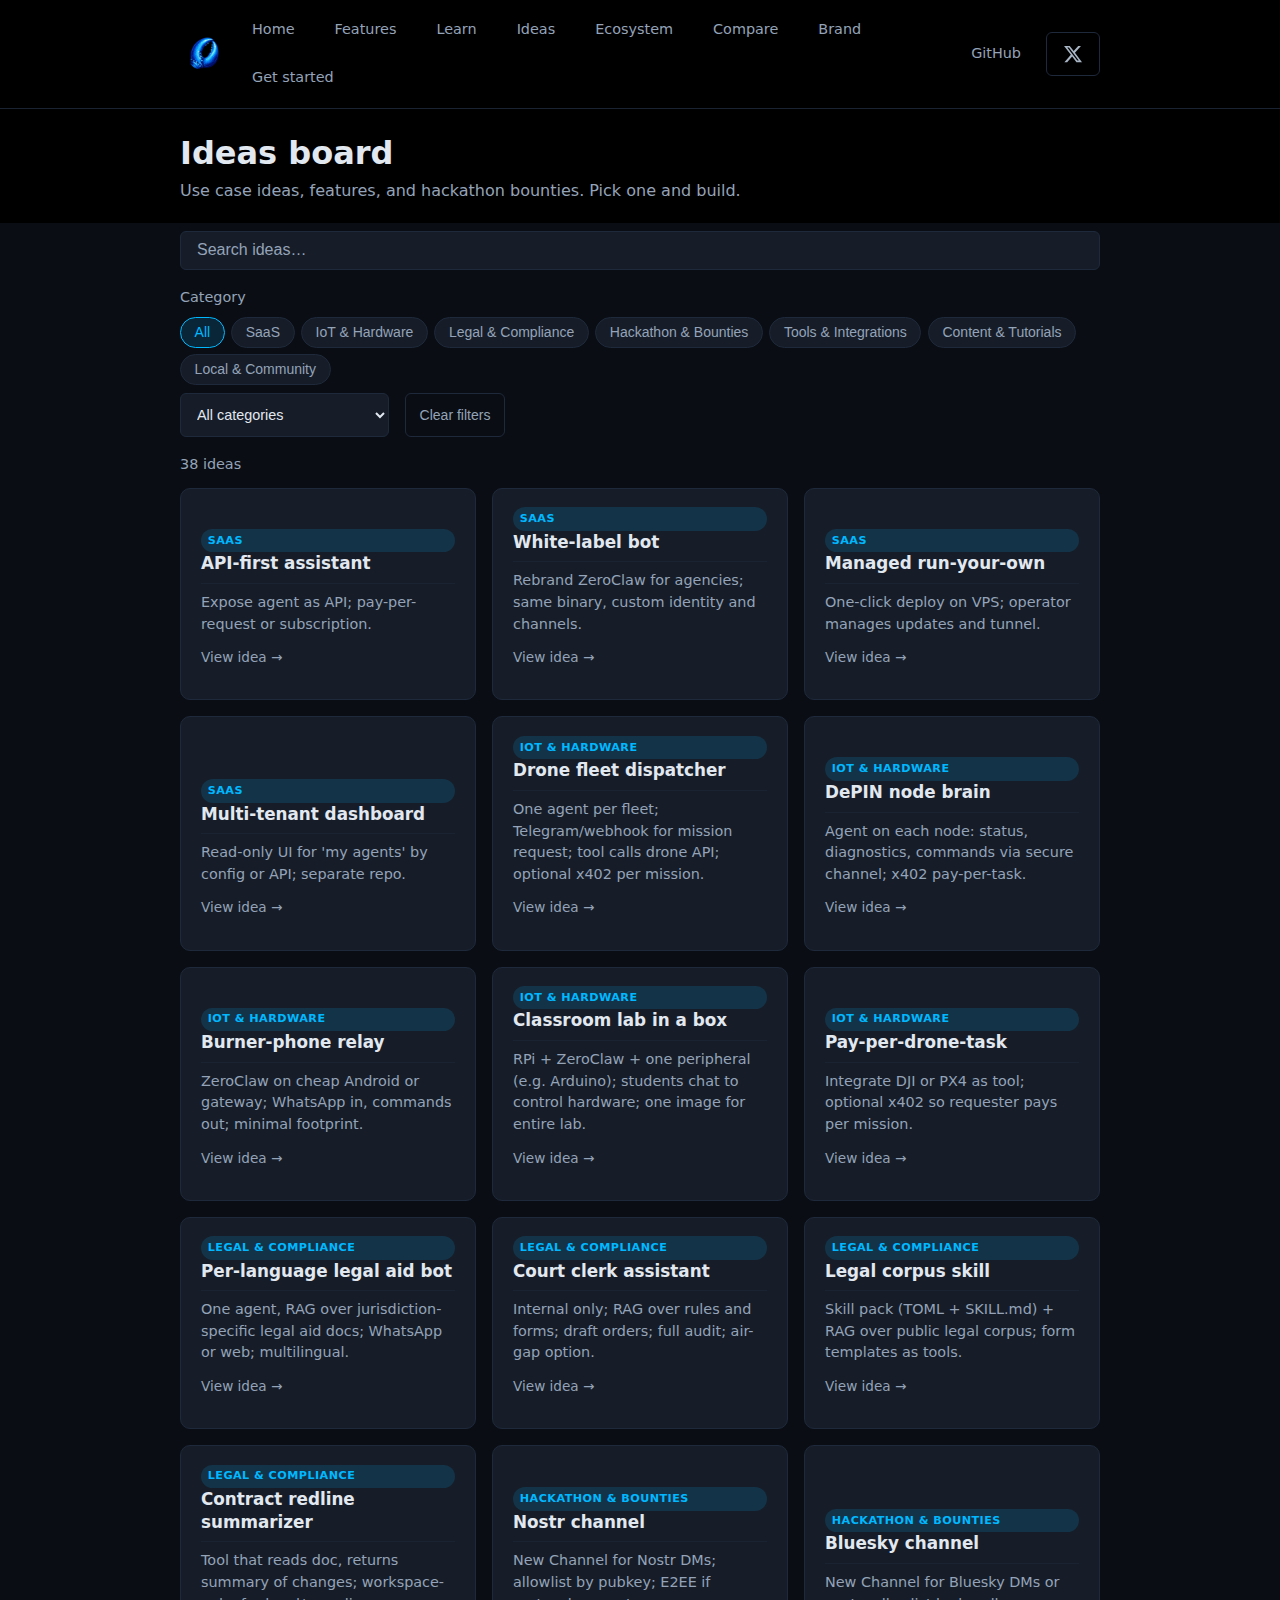
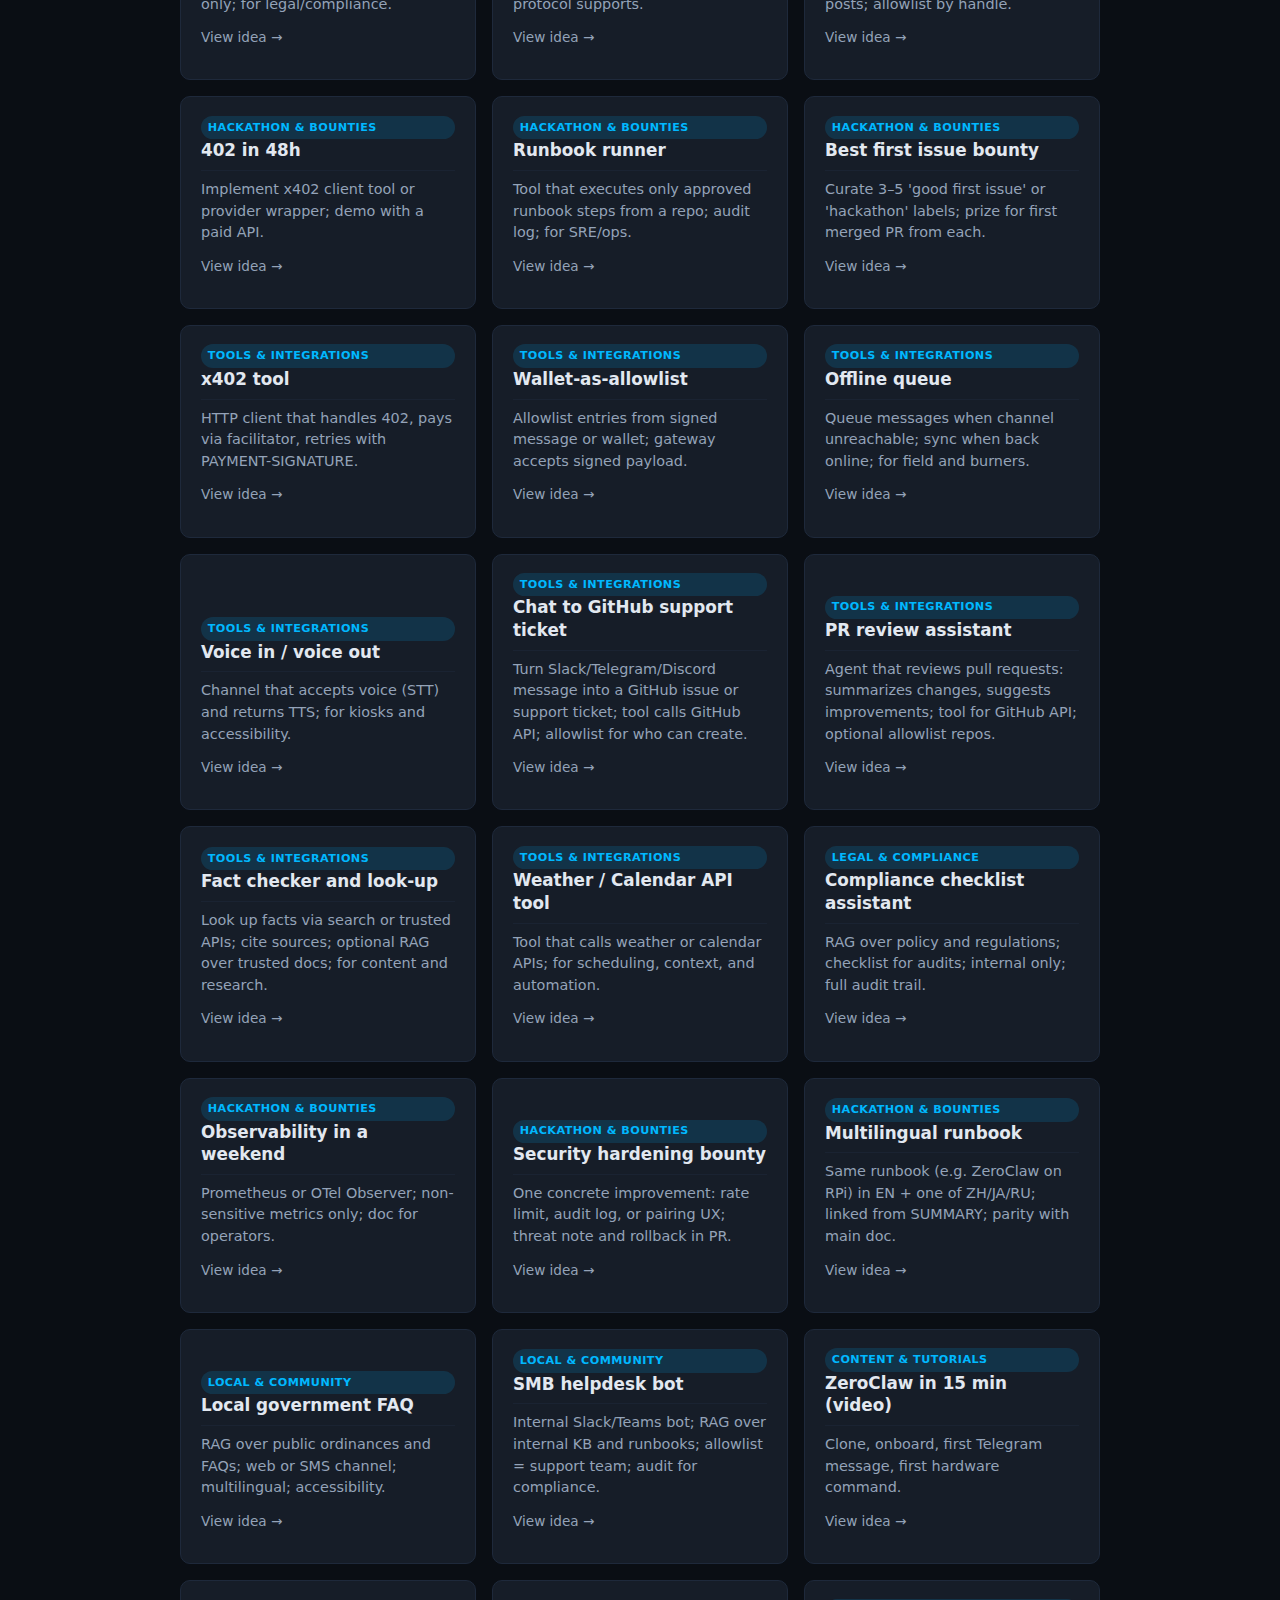
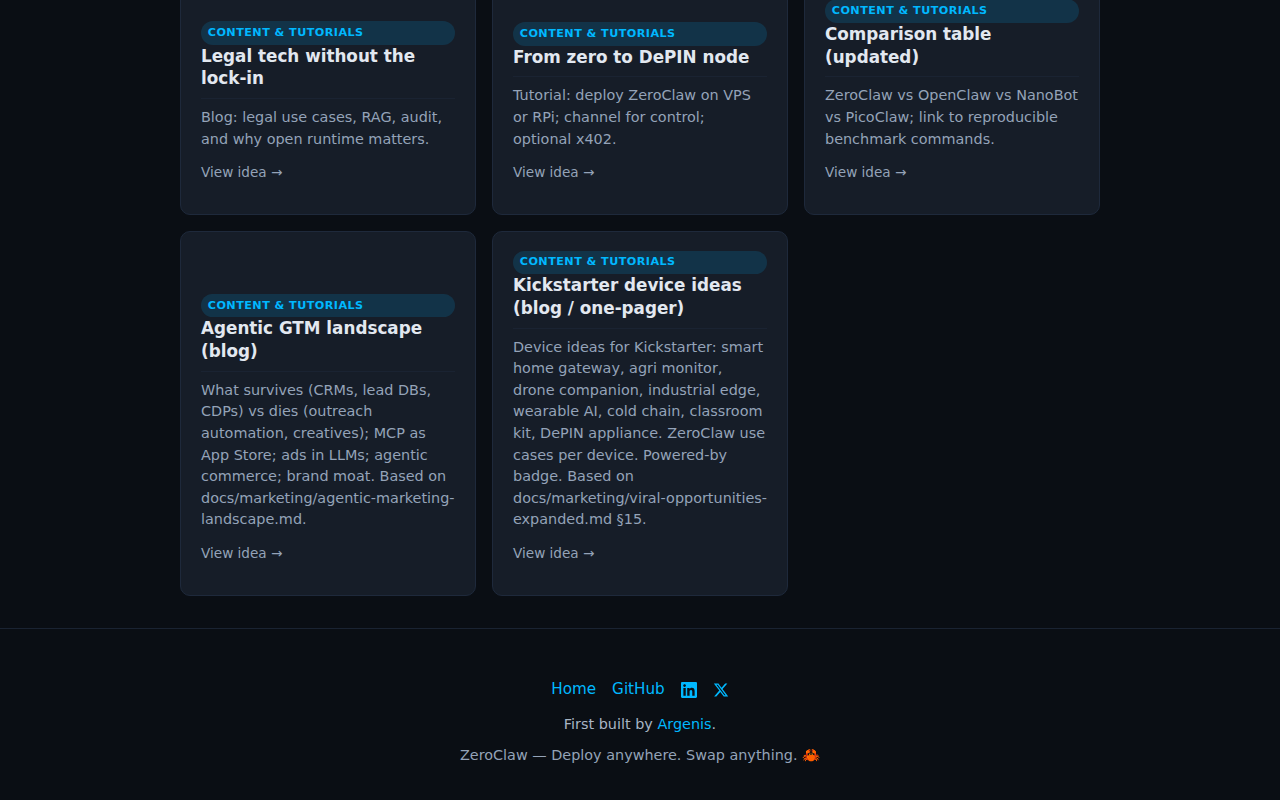
<file: landing/ideas.html>
<!DOCTYPE html>
<html lang="en">
<head>
  <meta charset="UTF-8" />
  <meta name="viewport" content="width=device-width, initial-scale=1, viewport-fit=cover" />
  <title>Ideas board — ZeroClaw | Use cases, features, hackathon bounties</title>
  <meta name="description" content="ZeroClaw ideas board: use case ideas, features, and hackathon bounties. SaaS, IoT, Legal, Hackathon, Tools, Content. Search and browse." />
  <meta name="keywords" content="ZeroClaw, ideas, use cases, hackathon, bounties, SaaS, IoT, Legal, features" />
  <meta name="robots" content="index, follow, max-snippet:-1, max-image-preview:large" />
  <link rel="canonical" href="ideas.html" />
  <meta property="og:type" content="website" />
  <meta property="og:title" content="Ideas board — ZeroClaw" />
  <meta property="og:description" content="Use case ideas, features, and hackathon bounties. Search by category or keyword." />
  <meta property="og:url" content="https://zeroclaw.dev/ideas.html" />
  <meta property="og:image" content="https://zeroclaw.dev/assets/zeroclaw_meta.png" />
  <meta property="og:image:width" content="1500" />
  <meta property="og:image:height" content="900" />
  <meta name="twitter:card" content="summary_large_image" />
  <meta name="twitter:title" content="Ideas board — ZeroClaw" />
  <meta name="twitter:description" content="Use case ideas, features, and hackathon bounties. Search by category or keyword." />
  <meta name="twitter:image" content="https://zeroclaw.dev/assets/zeroclaw_meta.png" />
  <meta name="theme-color" content="#0a0e14" />
  <meta name="application-name" content="ZeroClaw" />
  <meta name="author" content="Argenis De La Rosa, ZeroClaw Labs" />
  <meta property="og:site_name" content="ZeroClaw" />
  <link rel="icon" href="assets/favicon.ico" sizes="any" />
  <link rel="icon" type="image/svg+xml" href="assets/favicon.svg" />
  <link rel="icon" type="image/png" sizes="96x96" href="assets/favicon-96x96.png" />
  <link rel="apple-touch-icon" href="assets/apple-touch-icon.png" />
  <link rel="manifest" href="assets/site.webmanifest" />
  <link rel="stylesheet" href="styles.css" />
</head>
<body>
  <a href="#main" class="skip-link">Skip to main content</a>
  <header class="site-header" role="banner">
    <div class="wrap header-wrap">
      <a href="index.html" class="logo" aria-label="ZeroClaw home">
        <img src="assets/zeroclaw_icon.png" width="48" height="48" alt="ZeroClaw" class="logo-img" />
      </a>
      <nav id="main-nav" class="nav" aria-label="Main navigation">
        <a href="index.html" class="nav-link">Home</a>
        <a href="index.html#features" class="nav-link">Features</a>
        <a href="index.html#learn" class="nav-link">Learn</a>
        <a href="ideas.html" class="nav-link">Ideas</a>
        <a href="ecosystem.html" class="nav-link">Ecosystem</a>
        <a href="compare/index.html" class="nav-link">Compare</a>
        <a href="brand.html" class="nav-link">Brand</a>
        <a href="index.html#get-started" class="nav-link">Get started</a>
      </nav>
      <div class="header-actions">
        <a href="https://github.com/zeroclaw-labs/zeroclaw" class="btn btn-gh" rel="noopener noreferrer" target="_blank">GitHub</a>
        <a href="https://x.com/zeroclawlabs" class="btn btn-outline btn-icon-x" rel="noopener noreferrer" target="_blank" aria-label="X (Twitter)"><svg class="icon-x" viewBox="0 0 24 24" aria-hidden="true" focusable="false"><path fill="currentColor" d="M18.244 2.25h3.308l-7.227 8.26 8.502 11.24H16.17l-5.214-6.817L4.99 21.75H1.68l7.73-8.835L1.254 2.25H8.08l4.713 6.231zm-1.161 17.52h1.833L7.084 4.126H5.117z"/></svg></a>
      </div>
      <button type="button" class="nav-toggle" aria-label="Open menu" aria-expanded="false" aria-controls="main-nav"><span class="nav-toggle-bar"></span></button>
    </div>
  </header>

  <main id="main" role="main">
    <section class="ideas-hero">
      <div class="wrap">
        <h1 class="ideas-hero-title">Ideas board</h1>
        <p class="ideas-hero-desc">Use case ideas, features, and hackathon bounties. Pick one and build.</p>
      </div>
    </section>
    <div class="wrap ideas-page-wrap">
      <div id="ideas-single" class="idea-single hidden" aria-live="polite">
        <!-- Single idea detail, filled by ideas.js when ?id= -->
      </div>

      <div id="ideas-board" class="ideas-board">
        <div class="ideas-toolbar">
          <div class="ideas-search-wrap">
            <label for="ideas-search" class="sr-only">Search ideas by keyword</label>
            <input type="search" id="ideas-search" class="ideas-search" placeholder="Search ideas…" aria-label="Search ideas by keyword" autocomplete="off" />
          </div>
          <div class="ideas-filters">
            <span class="ideas-filters-label">Category</span>
            <div id="ideas-category-pills" class="ideas-category-pills" role="group" aria-label="Filter by category">
              <!-- Filled by ideas.js: All + category pills -->
            </div>
            <label for="ideas-category" class="sr-only">Filter by category (dropdown)</label>
            <select id="ideas-category" class="ideas-category-select" aria-label="Filter by category">
              <option value="">All categories</option>
            </select>
            <button type="button" id="ideas-clear-filters" class="ideas-clear-btn" aria-label="Clear search and category filters">Clear filters</button>
          </div>
        </div>
        <p id="ideas-count" class="ideas-count" aria-live="polite"></p>
        <div class="ideas-grid ideas-grid-full" id="ideas-container" role="list">
          <!-- Filled by ideas.js -->
        </div>
        <div id="ideas-empty" class="ideas-empty-state hidden">
          <p class="ideas-empty-title">No ideas match</p>
          <p class="ideas-empty-desc">Try a different keyword or category.</p>
          <button type="button" class="ideas-clear-btn ideas-empty-clear" aria-label="Clear search and category filters">Clear filters</button>
        </div>
      </div>
    </div>
  </main>

  <footer class="site-footer" role="contentinfo">
    <div class="wrap">
      <p class="footer-links">
        <a href="index.html">Home</a>
        <a href="https://github.com/zeroclaw-labs/zeroclaw" rel="noopener noreferrer" target="_blank">GitHub</a>
        <a href="https://www.linkedin.com/company/zeroclaw/" rel="noopener noreferrer" target="_blank" aria-label="ZeroClaw on LinkedIn"><svg class="icon-x icon-x-sm" viewBox="0 0 24 24" aria-hidden="true" focusable="false"><path fill="currentColor" d="M20.447 20.452h-3.554v-5.569c0-1.328-.027-3.037-1.852-3.037-1.853 0-2.136 1.445-2.136 2.939v5.667H9.351V9h3.414v1.561h.046c.477-.9 1.637-1.85 3.37-1.85 3.601 0 4.267 2.37 4.267 5.455v6.286zM5.337 7.433c-1.144 0-2.063-.926-2.063-2.065 0-1.138.92-2.063 2.063-2.063 1.14 0 2.064.925 2.064 2.063 0 1.139-.925 2.065-2.064 2.065zm1.782 13.019H3.555V9h3.564v11.452zM22.225 0H1.771C.792 0 0 .774 0 1.729v20.542C0 23.227.792 24 1.771 24h20.451C23.2 24 24 23.227 24 22.271V1.729C24 .774 23.2 0 22.222 0h.003z"/></svg></a>
        <a href="https://x.com/zeroclawlabs" rel="noopener noreferrer" target="_blank" aria-label="X (Twitter)"><svg class="icon-x icon-x-sm" viewBox="0 0 24 24" aria-hidden="true" focusable="false"><path fill="currentColor" d="M18.244 2.25h3.308l-7.227 8.26 8.502 11.24H16.17l-5.214-6.817L4.99 21.75H1.68l7.73-8.835L1.254 2.25H8.08l4.713 6.231zm-1.161 17.52h1.833L7.084 4.126H5.117z"/></svg></a>
      </p>
      <p class="footer-by">First built by <span class="author-wrap"><a href="https://www.linkedin.com/in/argenisdelarosa/" class="author-name" rel="noopener noreferrer" target="_blank">Argenis</a><span class="author-links"><a href="https://x.com/argenistherose" rel="noopener noreferrer" target="_blank" aria-label="Argenis on X"><svg class="icon-x icon-x-sm" viewBox="0 0 24 24" aria-hidden="true" focusable="false"><path fill="currentColor" d="M18.244 2.25h3.308l-7.227 8.26 8.502 11.24H16.17l-5.214-6.817L4.99 21.75H1.68l7.73-8.835L1.254 2.25H8.08l4.713 6.231zm-1.161 17.52h1.833L7.084 4.126H5.117z"/></svg></a><a href="https://www.linkedin.com/in/argenisdelarosa/" rel="noopener noreferrer" target="_blank" aria-label="Argenis on LinkedIn">LinkedIn</a><a href="https://github.com/theonlyhennygod" rel="noopener noreferrer" target="_blank" aria-label="Argenis on GitHub">GitHub</a><a href="https://www.argenis.xyz/" rel="noopener noreferrer" target="_blank" aria-label="Argenis&#39;s website">Website</a></span></span>.</p>
      <p class="footer-legal">ZeroClaw — Deploy anywhere. Swap anything. 🦀</p>
    </div>
  </footer>

  <script src="ideas.js" defer></script>
  <script type="application/ld+json">
  {
    "@context": "https://schema.org",
    "@type": "CollectionPage",
    "name": "ZeroClaw Ideas Board",
    "description": "Use case ideas, features, and hackathon bounties for ZeroClaw. Search by category: SaaS, IoT, Legal, Hackathon, Tools, Content.",
    "url": "https://zeroclaw.dev/ideas.html",
    "image": "https://zeroclaw.dev/assets/zeroclaw_meta.png",
    "isPartOf": { "@type": "WebSite", "name": "ZeroClaw", "url": "https://zeroclaw.dev" }
  }
  </script>
  <script>
    (function() {
      var t = document.querySelector('.nav-toggle');
      var n = document.getElementById('main-nav');
      function closeNav() {
        if (t && n && t.getAttribute('aria-expanded') === 'true') {
          t.setAttribute('aria-expanded', 'false');
          t.setAttribute('aria-label', 'Open menu');
          n.classList.remove('nav-open');
        }
      }
      if (t && n) {
        t.addEventListener('click', function() {
          var open = t.getAttribute('aria-expanded') === 'true';
          t.setAttribute('aria-expanded', !open);
          t.setAttribute('aria-label', open ? 'Open menu' : 'Close menu');
          n.classList.toggle('nav-open', !open);
        });
        n.querySelectorAll('.nav-link').forEach(function(a) { a.addEventListener('click', closeNav); });
      }
    })();
  </script>
</body>
</html>
</file>
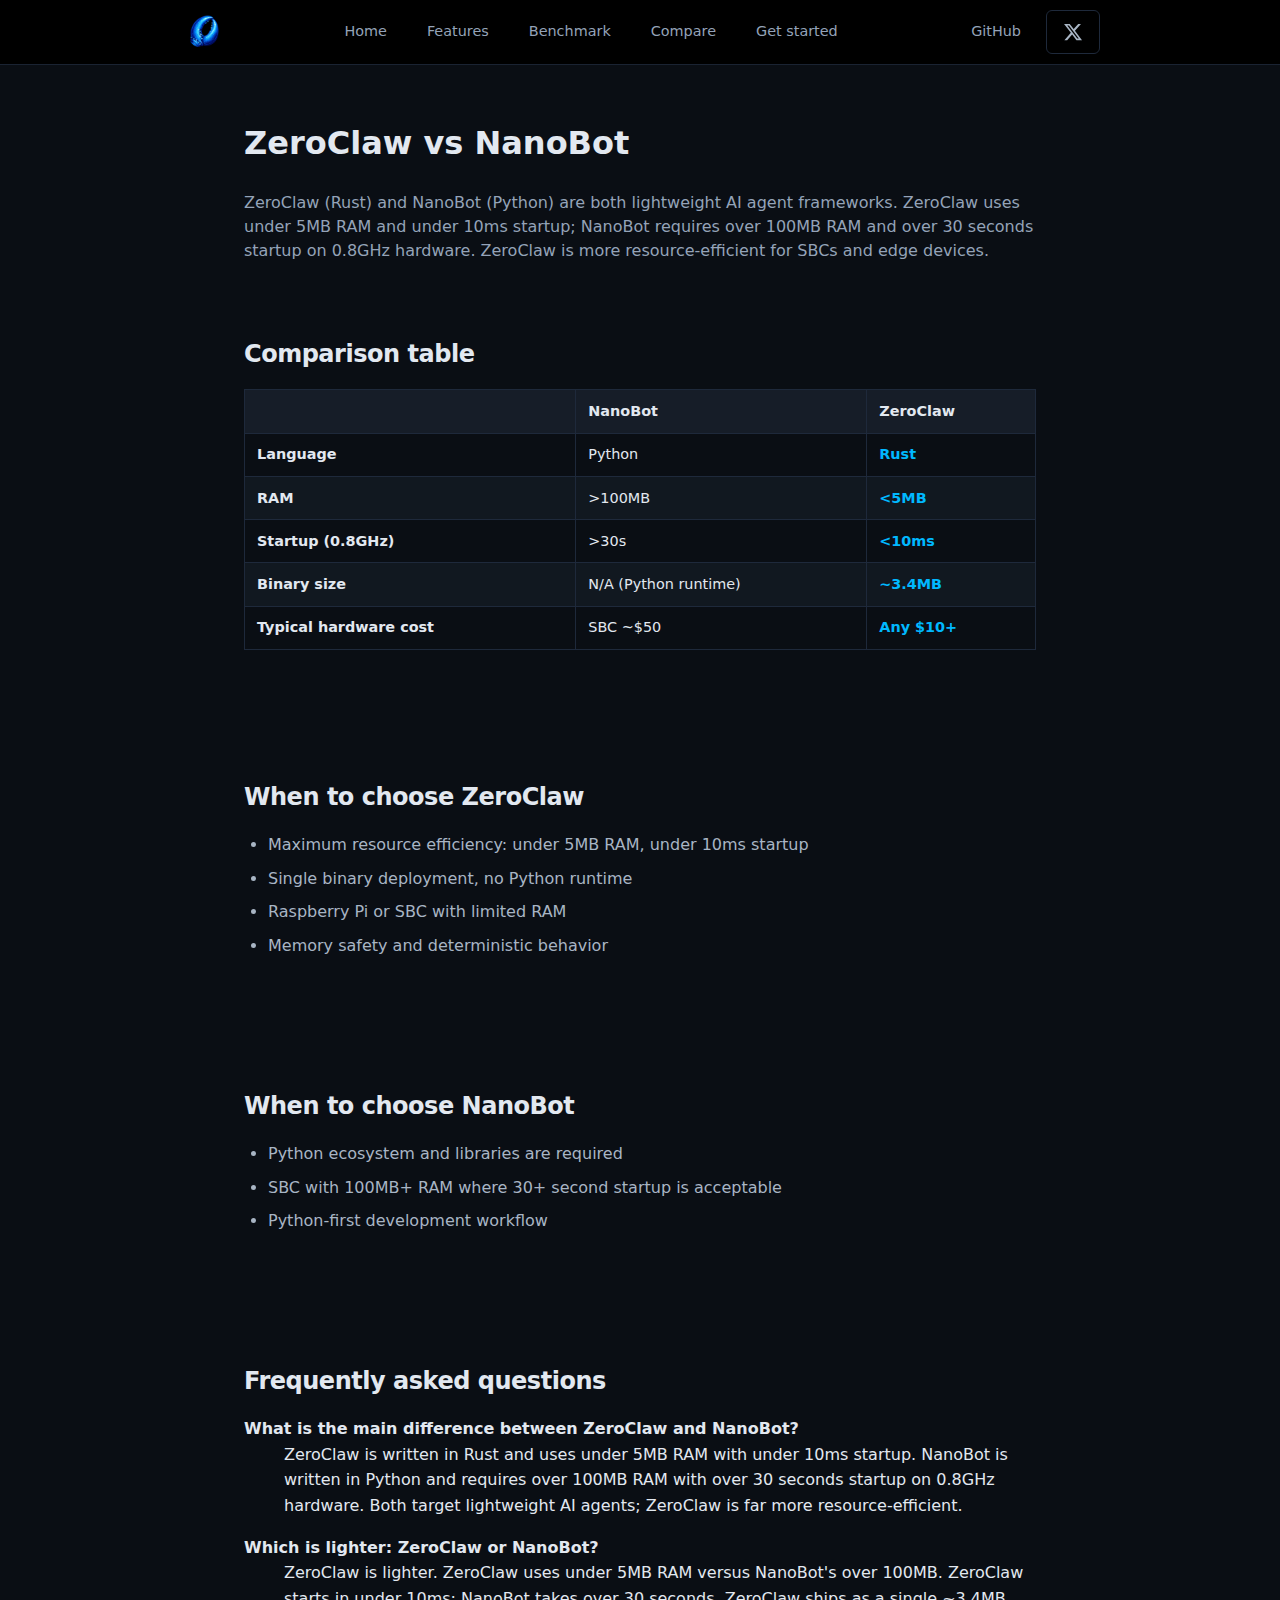
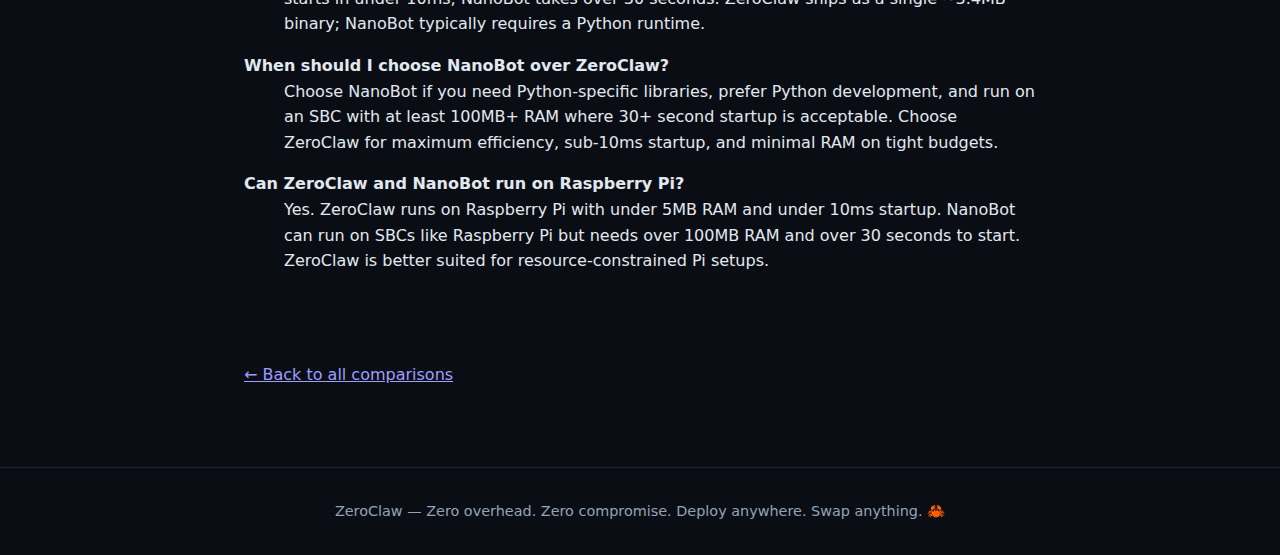
<file: landing/compare/zeroclaw-vs-nanobot.html>
<!DOCTYPE html>
<html lang="en">
<head>
  <meta charset="UTF-8" />
  <meta name="viewport" content="width=device-width, initial-scale=1, viewport-fit=cover" />
  <title>ZeroClaw vs NanoBot — RAM, Startup, Python vs Rust | AI Agent Comparison</title>
  <meta name="description" content="ZeroClaw vs NanoBot: Rust vs Python. ZeroClaw uses &lt;5MB RAM and &lt;10ms startup; NanoBot &gt;100MB RAM and &gt;30s. When to choose each for lightweight AI agents on SBCs." />
  <meta name="keywords" content="ZeroClaw vs NanoBot, ZeroClaw NanoBot comparison, Rust vs Python AI, lightweight AI agent, SBC AI, Raspberry Pi AI assistant" />
  <meta name="robots" content="index, follow, max-snippet:-1, max-image-preview:large" />
  <link rel="canonical" href="https://zeroclaw.dev/compare/zeroclaw-vs-nanobot.html" />
  <meta property="og:type" content="article" />
  <meta property="og:title" content="ZeroClaw vs NanoBot — RAM, Startup, Python vs Rust" />
  <meta property="og:description" content="ZeroClaw vs NanoBot: Rust vs Python. ZeroClaw &lt;5MB RAM, &lt;10ms startup; NanoBot &gt;100MB RAM, &gt;30s. When to choose each." />
  <meta property="og:url" content="https://zeroclaw.dev/compare/zeroclaw-vs-nanobot.html" />
  <meta property="og:image" content="https://zeroclaw.dev/assets/zeroclaw_meta.png" />
  <meta name="twitter:card" content="summary_large_image" />
  <meta name="twitter:title" content="ZeroClaw vs NanoBot — AI Agent Comparison" />
  <meta name="twitter:description" content="ZeroClaw vs NanoBot: Rust vs Python. &lt;5MB vs &gt;100MB RAM, &lt;10ms vs &gt;30s startup." />
  <meta name="theme-color" content="#0a0e14" />
  <link rel="icon" href="../assets/favicon.ico" sizes="any" />
  <link rel="icon" type="image/svg+xml" href="../assets/favicon.svg" />
  <link rel="stylesheet" href="../styles.css" />
  <script type="application/ld+json">
  {
    "@context": "https://schema.org",
    "@type": "Article",
    "headline": "ZeroClaw vs NanoBot — RAM, Startup, Python vs Rust",
    "description": "ZeroClaw vs NanoBot: Rust vs Python. ZeroClaw uses under 5MB RAM and under 10ms startup; NanoBot requires over 100MB RAM and over 30 seconds startup. When to choose each for lightweight AI agents on SBCs.",
    "url": "https://zeroclaw.dev/compare/zeroclaw-vs-nanobot.html",
    "datePublished": "2025-02-18",
    "dateModified": "2025-02-18"
  }
  </script>
  <script type="application/ld+json">
  {
    "@context": "https://schema.org",
    "@type": "FAQPage",
    "mainEntity": [
      {"@type": "Question", "name": "What is the main difference between ZeroClaw and NanoBot?", "acceptedAnswer": {"@type": "Answer", "text": "ZeroClaw is written in Rust and uses under 5MB RAM with under 10ms startup. NanoBot is written in Python and requires over 100MB RAM with over 30 seconds startup on 0.8GHz hardware. Both target lightweight AI agents; ZeroClaw is far more resource-efficient."}},
      {"@type": "Question", "name": "Which is lighter: ZeroClaw or NanoBot?", "acceptedAnswer": {"@type": "Answer", "text": "ZeroClaw is lighter. ZeroClaw uses under 5MB RAM versus NanoBot's over 100MB. ZeroClaw starts in under 10ms; NanoBot takes over 30 seconds. ZeroClaw ships as a single ~3.4MB binary; NanoBot typically requires a Python runtime."}},
      {"@type": "Question", "name": "When should I choose NanoBot over ZeroClaw?", "acceptedAnswer": {"@type": "Answer", "text": "Choose NanoBot if you need Python-specific libraries, prefer Python development, and run on an SBC with at least 100MB+ RAM where 30+ second startup is acceptable. Choose ZeroClaw for maximum efficiency, sub-10ms startup, and minimal RAM on tight budgets."}},
      {"@type": "Question", "name": "Can ZeroClaw and NanoBot run on Raspberry Pi?", "acceptedAnswer": {"@type": "Answer", "text": "Yes. ZeroClaw runs on Raspberry Pi with under 5MB RAM and under 10ms startup. NanoBot can run on SBCs like Raspberry Pi but needs over 100MB RAM and over 30 seconds to start. ZeroClaw is better suited for resource-constrained Pi setups."}}
    ]
  }
  </script>
</head>
<body>
  <a href="#main" class="skip-link">Skip to main content</a>
  <header class="site-header" role="banner">
    <div class="wrap header-wrap">
      <a href="../index.html" class="logo" aria-label="ZeroClaw home">
        <img src="../assets/zeroclaw_icon.png" width="48" height="48" alt="ZeroClaw" class="logo-img" />
      </a>
      <nav id="main-nav" class="nav" aria-label="Main navigation">
        <a href="../index.html" class="nav-link">Home</a>
        <a href="../index.html#features" class="nav-link">Features</a>
        <a href="../index.html#benchmark" class="nav-link">Benchmark</a>
        <a href="index.html" class="nav-link">Compare</a>
        <a href="../index.html#get-started" class="nav-link">Get started</a>
      </nav>
      <div class="header-actions">
        <a href="https://github.com/zeroclaw-labs/zeroclaw" class="btn btn-gh" rel="noopener noreferrer" target="_blank">GitHub</a>
        <a href="https://x.com/zeroclawlabs" class="btn btn-outline btn-icon-x" rel="noopener noreferrer" target="_blank" aria-label="Follow on X (Twitter)"><svg class="icon-x" viewBox="0 0 24 24" aria-hidden="true" focusable="false"><path fill="currentColor" d="M18.244 2.25h3.308l-7.227 8.26 8.502 11.24H16.17l-5.214-6.817L4.99 21.75H1.68l7.73-8.835L1.254 2.25H8.08l4.713 6.231zm-1.161 17.52h1.833L7.084 4.126H5.117z"/></svg></a>
      </div>
      <button type="button" class="nav-toggle" aria-label="Open menu" aria-expanded="false" aria-controls="main-nav"><span class="nav-toggle-bar"></span></button>
    </div>
  </header>

  <main id="main" role="main">
    <article class="wrap" style="padding-top: 2rem; padding-bottom: 4rem; max-width: 52rem;">
      <header>
        <h1>ZeroClaw vs NanoBot</h1>
        <p class="ideas-hero-desc" style="margin-top: 0.5rem;">ZeroClaw (Rust) and NanoBot (Python) are both lightweight AI agent frameworks. ZeroClaw uses under 5MB RAM and under 10ms startup; NanoBot requires over 100MB RAM and over 30 seconds startup on 0.8GHz hardware. ZeroClaw is more resource-efficient for SBCs and edge devices.</p>
      </header>

      <section style="margin-top: 2rem;">
        <h2>Comparison table</h2>
        <div class="table-wrap" style="margin-top: 1rem;">
          <table class="benchmark-table" aria-label="ZeroClaw vs NanoBot metrics">
            <thead>
              <tr><th></th><th>NanoBot</th><th>ZeroClaw</th></tr>
            </thead>
            <tbody>
              <tr><td><strong>Language</strong></td><td>Python</td><td><strong>Rust</strong></td></tr>
              <tr><td><strong>RAM</strong></td><td>&gt;100MB</td><td><strong>&lt;5MB</strong></td></tr>
              <tr><td><strong>Startup (0.8GHz)</strong></td><td>&gt;30s</td><td><strong>&lt;10ms</strong></td></tr>
              <tr><td><strong>Binary size</strong></td><td>N/A (Python runtime)</td><td><strong>~3.4MB</strong></td></tr>
              <tr><td><strong>Typical hardware cost</strong></td><td>SBC ~$50</td><td><strong>Any $10+</strong></td></tr>
            </tbody>
          </table>
        </div>
      </section>

      <section style="margin-top: 2rem;">
        <h2>When to choose ZeroClaw</h2>
        <ul class="contribute-list" style="list-style: disc; padding-left: 1.5rem;">
          <li>Maximum resource efficiency: under 5MB RAM, under 10ms startup</li>
          <li>Single binary deployment, no Python runtime</li>
          <li>Raspberry Pi or SBC with limited RAM</li>
          <li>Memory safety and deterministic behavior</li>
        </ul>
      </section>

      <section style="margin-top: 2rem;">
        <h2>When to choose NanoBot</h2>
        <ul class="contribute-list" style="list-style: disc; padding-left: 1.5rem;">
          <li>Python ecosystem and libraries are required</li>
          <li>SBC with 100MB+ RAM where 30+ second startup is acceptable</li>
          <li>Python-first development workflow</li>
        </ul>
      </section>

      <section style="margin-top: 2rem;">
        <h2>Frequently asked questions</h2>
        <dl style="margin-top: 1rem;">
          <dt><strong>What is the main difference between ZeroClaw and NanoBot?</strong></dt>
          <dd style="margin-bottom: 1rem;">ZeroClaw is written in Rust and uses under 5MB RAM with under 10ms startup. NanoBot is written in Python and requires over 100MB RAM with over 30 seconds startup on 0.8GHz hardware. Both target lightweight AI agents; ZeroClaw is far more resource-efficient.</dd>

          <dt><strong>Which is lighter: ZeroClaw or NanoBot?</strong></dt>
          <dd style="margin-bottom: 1rem;">ZeroClaw is lighter. ZeroClaw uses under 5MB RAM versus NanoBot's over 100MB. ZeroClaw starts in under 10ms; NanoBot takes over 30 seconds. ZeroClaw ships as a single ~3.4MB binary; NanoBot typically requires a Python runtime.</dd>

          <dt><strong>When should I choose NanoBot over ZeroClaw?</strong></dt>
          <dd style="margin-bottom: 1rem;">Choose NanoBot if you need Python-specific libraries, prefer Python development, and run on an SBC with at least 100MB+ RAM where 30+ second startup is acceptable. Choose ZeroClaw for maximum efficiency, sub-10ms startup, and minimal RAM on tight budgets.</dd>

          <dt><strong>Can ZeroClaw and NanoBot run on Raspberry Pi?</strong></dt>
          <dd>Yes. ZeroClaw runs on Raspberry Pi with under 5MB RAM and under 10ms startup. NanoBot can run on SBCs like Raspberry Pi but needs over 100MB RAM and over 30 seconds to start. ZeroClaw is better suited for resource-constrained Pi setups.</dd>
        </dl>
      </section>

      <p style="margin-top: 2rem;"><a href="index.html">← Back to all comparisons</a></p>
    </article>
  </main>

  <footer class="site-footer" role="contentinfo">
    <div class="wrap">
      <p class="footer-legal">ZeroClaw — Zero overhead. Zero compromise. Deploy anywhere. Swap anything. 🦀</p>
    </div>
  </footer>

  <script>
    (function(){var t=document.querySelector('.nav-toggle'),n=document.getElementById('main-nav');t&&n&&t.addEventListener('click',function(){var e=t.getAttribute('aria-expanded')==='true';t.setAttribute('aria-expanded',!e);n.classList.toggle('nav-open',!e);});})();
  </script>
</body>
</html>
</file>
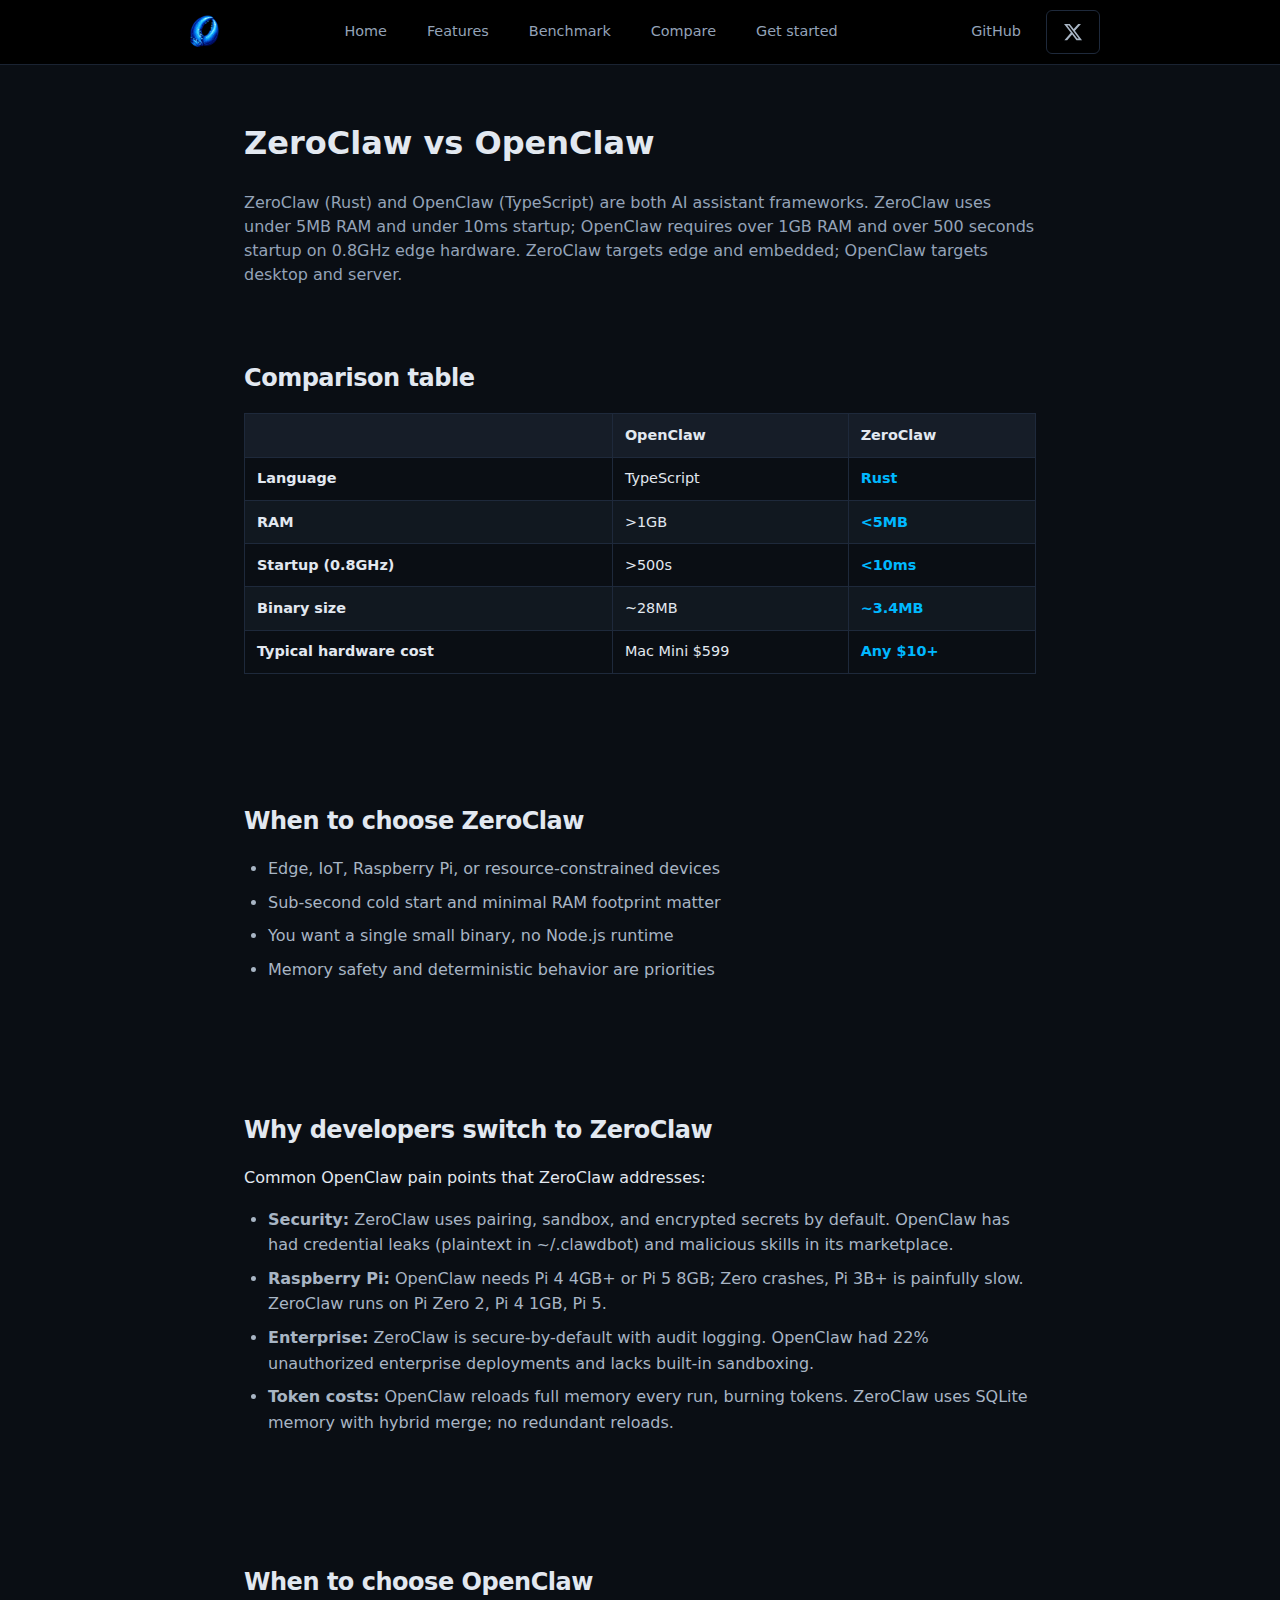
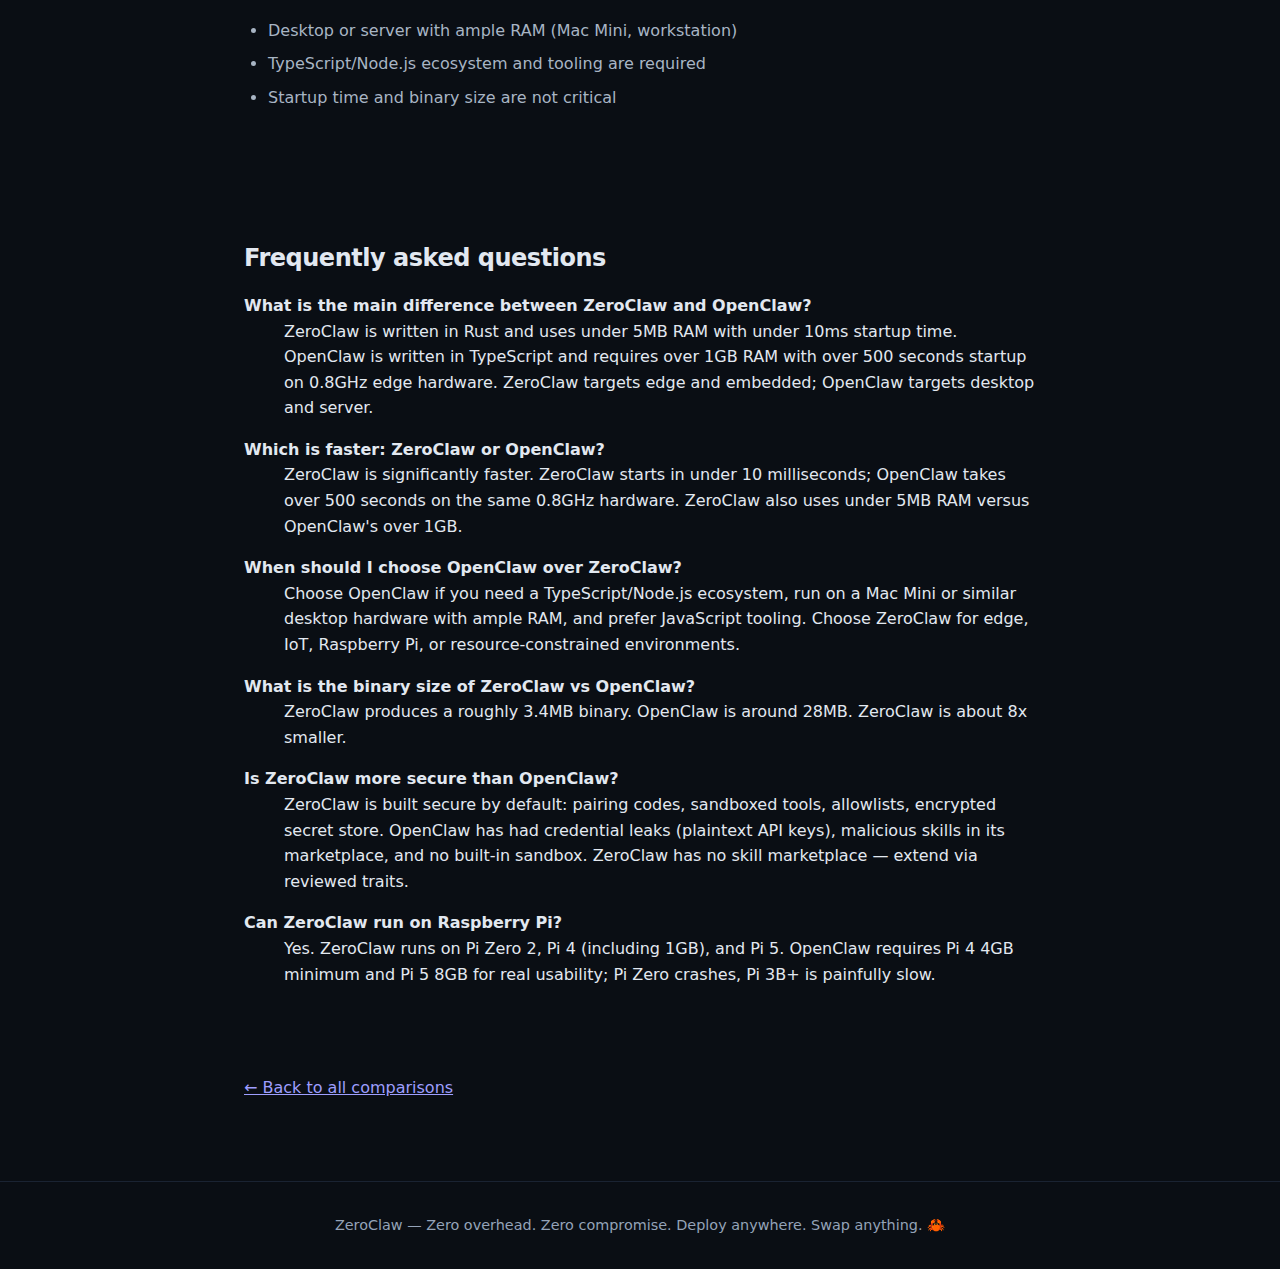
<file: landing/compare/zeroclaw-vs-openclaw.html>
<!DOCTYPE html>
<html lang="en">
<head>
  <meta charset="UTF-8" />
  <meta name="viewport" content="width=device-width, initial-scale=1, viewport-fit=cover" />
  <title>ZeroClaw vs OpenClaw — RAM, Startup, Binary Size, Cost | AI Assistant Comparison</title>
  <meta name="description" content="ZeroClaw vs OpenClaw: Rust vs TypeScript. ZeroClaw uses &lt;5MB RAM and &lt;10ms startup; OpenClaw &gt;1GB RAM and &gt;500s. When to choose each for edge vs desktop AI agents." />
  <meta name="keywords" content="ZeroClaw vs OpenClaw, ZeroClaw OpenClaw comparison, Rust vs TypeScript AI, autonomous agent framework, edge AI, lightweight AI assistant" />
  <meta name="robots" content="index, follow, max-snippet:-1, max-image-preview:large" />
  <link rel="canonical" href="https://zeroclaw.dev/compare/zeroclaw-vs-openclaw.html" />
  <meta property="og:type" content="article" />
  <meta property="og:title" content="ZeroClaw vs OpenClaw — RAM, Startup, Binary Size, Cost" />
  <meta property="og:description" content="ZeroClaw vs OpenClaw: Rust vs TypeScript. ZeroClaw &lt;5MB RAM, &lt;10ms startup; OpenClaw &gt;1GB RAM, &gt;500s. When to choose each." />
  <meta property="og:url" content="https://zeroclaw.dev/compare/zeroclaw-vs-openclaw.html" />
  <meta property="og:image" content="https://zeroclaw.dev/assets/zeroclaw_meta.png" />
  <meta name="twitter:card" content="summary_large_image" />
  <meta name="twitter:title" content="ZeroClaw vs OpenClaw — AI Assistant Comparison" />
  <meta name="twitter:description" content="ZeroClaw vs OpenClaw: Rust vs TypeScript. &lt;5MB vs &gt;1GB RAM, &lt;10ms vs &gt;500s startup." />
  <meta name="theme-color" content="#0a0e14" />
  <link rel="icon" href="../assets/favicon.ico" sizes="any" />
  <link rel="icon" type="image/svg+xml" href="../assets/favicon.svg" />
  <link rel="stylesheet" href="../styles.css" />
  <script type="application/ld+json">
  {
    "@context": "https://schema.org",
    "@type": "Article",
    "headline": "ZeroClaw vs OpenClaw — RAM, Startup, Binary Size, Cost",
    "description": "ZeroClaw vs OpenClaw: Rust vs TypeScript. ZeroClaw uses less than 5MB RAM and under 10ms startup; OpenClaw requires over 1GB RAM and over 500 seconds startup. When to choose each for edge vs desktop AI agents.",
    "url": "https://zeroclaw.dev/compare/zeroclaw-vs-openclaw.html",
    "datePublished": "2025-02-18",
    "dateModified": "2025-02-18"
  }
  </script>
  <script type="application/ld+json">
  {
    "@context": "https://schema.org",
    "@type": "FAQPage",
    "mainEntity": [
      {"@type": "Question", "name": "What is the main difference between ZeroClaw and OpenClaw?", "acceptedAnswer": {"@type": "Answer", "text": "ZeroClaw is written in Rust and uses under 5MB RAM with under 10ms startup time. OpenClaw is written in TypeScript and requires over 1GB RAM with over 500 seconds startup on 0.8GHz edge hardware. ZeroClaw targets edge and embedded; OpenClaw targets desktop and server."}},
      {"@type": "Question", "name": "Which is faster: ZeroClaw or OpenClaw?", "acceptedAnswer": {"@type": "Answer", "text": "ZeroClaw is significantly faster. ZeroClaw starts in under 10 milliseconds; OpenClaw takes over 500 seconds on the same 0.8GHz hardware. ZeroClaw also uses under 5MB RAM versus OpenClaw's over 1GB."}},
      {"@type": "Question", "name": "When should I choose OpenClaw over ZeroClaw?", "acceptedAnswer": {"@type": "Answer", "text": "Choose OpenClaw if you need a TypeScript/Node.js ecosystem, run on a Mac Mini or similar desktop hardware with ample RAM, and prefer JavaScript tooling. Choose ZeroClaw for edge, IoT, Raspberry Pi, or resource-constrained environments."}},
      {"@type": "Question", "name": "What is the binary size of ZeroClaw vs OpenClaw?", "acceptedAnswer": {"@type": "Answer", "text": "ZeroClaw produces a roughly 3.4MB binary. OpenClaw is around 28MB. ZeroClaw is about 8x smaller."}},
      {"@type": "Question", "name": "Is ZeroClaw more secure than OpenClaw?", "acceptedAnswer": {"@type": "Answer", "text": "ZeroClaw is built secure by default: pairing codes, sandboxed tools, allowlists, encrypted secret store. OpenClaw has had credential leaks (plaintext API keys), malicious skills in its marketplace, and no built-in sandbox. ZeroClaw has no skill marketplace — extend via reviewed traits."}},
      {"@type": "Question", "name": "Can ZeroClaw run on Raspberry Pi?", "acceptedAnswer": {"@type": "Answer", "text": "Yes. ZeroClaw runs on Pi Zero 2, Pi 4 (including 1GB), and Pi 5. OpenClaw requires Pi 4 4GB minimum and Pi 5 8GB for real usability; Pi Zero crashes, Pi 3B+ is painfully slow."}}
    ]
  }
  </script>
</head>
<body>
  <a href="#main" class="skip-link">Skip to main content</a>
  <header class="site-header" role="banner">
    <div class="wrap header-wrap">
      <a href="../index.html" class="logo" aria-label="ZeroClaw home">
        <img src="../assets/zeroclaw_icon.png" width="48" height="48" alt="ZeroClaw" class="logo-img" />
      </a>
      <nav id="main-nav" class="nav" aria-label="Main navigation">
        <a href="../index.html" class="nav-link">Home</a>
        <a href="../index.html#features" class="nav-link">Features</a>
        <a href="../index.html#benchmark" class="nav-link">Benchmark</a>
        <a href="index.html" class="nav-link">Compare</a>
        <a href="../index.html#get-started" class="nav-link">Get started</a>
      </nav>
      <div class="header-actions">
        <a href="https://github.com/zeroclaw-labs/zeroclaw" class="btn btn-gh" rel="noopener noreferrer" target="_blank">GitHub</a>
        <a href="https://x.com/zeroclawlabs" class="btn btn-outline btn-icon-x" rel="noopener noreferrer" target="_blank" aria-label="Follow on X (Twitter)"><svg class="icon-x" viewBox="0 0 24 24" aria-hidden="true" focusable="false"><path fill="currentColor" d="M18.244 2.25h3.308l-7.227 8.26 8.502 11.24H16.17l-5.214-6.817L4.99 21.75H1.68l7.73-8.835L1.254 2.25H8.08l4.713 6.231zm-1.161 17.52h1.833L7.084 4.126H5.117z"/></svg></a>
      </div>
      <button type="button" class="nav-toggle" aria-label="Open menu" aria-expanded="false" aria-controls="main-nav"><span class="nav-toggle-bar"></span></button>
    </div>
  </header>

  <main id="main" role="main">
    <article class="wrap" style="padding-top: 2rem; padding-bottom: 4rem; max-width: 52rem;">
      <header>
        <h1>ZeroClaw vs OpenClaw</h1>
        <p class="ideas-hero-desc" style="margin-top: 0.5rem;">ZeroClaw (Rust) and OpenClaw (TypeScript) are both AI assistant frameworks. ZeroClaw uses under 5MB RAM and under 10ms startup; OpenClaw requires over 1GB RAM and over 500 seconds startup on 0.8GHz edge hardware. ZeroClaw targets edge and embedded; OpenClaw targets desktop and server.</p>
      </header>

      <section style="margin-top: 2rem;">
        <h2>Comparison table</h2>
        <div class="table-wrap" style="margin-top: 1rem;">
          <table class="benchmark-table" aria-label="ZeroClaw vs OpenClaw metrics">
            <thead>
              <tr><th></th><th>OpenClaw</th><th>ZeroClaw</th></tr>
            </thead>
            <tbody>
              <tr><td><strong>Language</strong></td><td>TypeScript</td><td><strong>Rust</strong></td></tr>
              <tr><td><strong>RAM</strong></td><td>&gt;1GB</td><td><strong>&lt;5MB</strong></td></tr>
              <tr><td><strong>Startup (0.8GHz)</strong></td><td>&gt;500s</td><td><strong>&lt;10ms</strong></td></tr>
              <tr><td><strong>Binary size</strong></td><td>~28MB</td><td><strong>~3.4MB</strong></td></tr>
              <tr><td><strong>Typical hardware cost</strong></td><td>Mac Mini $599</td><td><strong>Any $10+</strong></td></tr>
            </tbody>
          </table>
        </div>
      </section>

      <section style="margin-top: 2rem;">
        <h2>When to choose ZeroClaw</h2>
        <ul class="contribute-list" style="list-style: disc; padding-left: 1.5rem;">
          <li>Edge, IoT, Raspberry Pi, or resource-constrained devices</li>
          <li>Sub-second cold start and minimal RAM footprint matter</li>
          <li>You want a single small binary, no Node.js runtime</li>
          <li>Memory safety and deterministic behavior are priorities</li>
        </ul>
      </section>

      <section style="margin-top: 2rem;">
        <h2>Why developers switch to ZeroClaw</h2>
        <p>Common OpenClaw pain points that ZeroClaw addresses:</p>
        <ul class="contribute-list" style="list-style: disc; padding-left: 1.5rem;">
          <li><strong>Security:</strong> ZeroClaw uses pairing, sandbox, and encrypted secrets by default. OpenClaw has had credential leaks (plaintext in ~/.clawdbot) and malicious skills in its marketplace.</li>
          <li><strong>Raspberry Pi:</strong> OpenClaw needs Pi 4 4GB+ or Pi 5 8GB; Zero crashes, Pi 3B+ is painfully slow. ZeroClaw runs on Pi Zero 2, Pi 4 1GB, Pi 5.</li>
          <li><strong>Enterprise:</strong> ZeroClaw is secure-by-default with audit logging. OpenClaw had 22% unauthorized enterprise deployments and lacks built-in sandboxing.</li>
          <li><strong>Token costs:</strong> OpenClaw reloads full memory every run, burning tokens. ZeroClaw uses SQLite memory with hybrid merge; no redundant reloads.</li>
        </ul>
      </section>

      <section style="margin-top: 2rem;">
        <h2>When to choose OpenClaw</h2>
        <ul class="contribute-list" style="list-style: disc; padding-left: 1.5rem;">
          <li>Desktop or server with ample RAM (Mac Mini, workstation)</li>
          <li>TypeScript/Node.js ecosystem and tooling are required</li>
          <li>Startup time and binary size are not critical</li>
        </ul>
      </section>

      <section style="margin-top: 2rem;">
        <h2>Frequently asked questions</h2>
        <dl style="margin-top: 1rem;">
          <dt><strong>What is the main difference between ZeroClaw and OpenClaw?</strong></dt>
          <dd style="margin-bottom: 1rem;">ZeroClaw is written in Rust and uses under 5MB RAM with under 10ms startup time. OpenClaw is written in TypeScript and requires over 1GB RAM with over 500 seconds startup on 0.8GHz edge hardware. ZeroClaw targets edge and embedded; OpenClaw targets desktop and server.</dd>

          <dt><strong>Which is faster: ZeroClaw or OpenClaw?</strong></dt>
          <dd style="margin-bottom: 1rem;">ZeroClaw is significantly faster. ZeroClaw starts in under 10 milliseconds; OpenClaw takes over 500 seconds on the same 0.8GHz hardware. ZeroClaw also uses under 5MB RAM versus OpenClaw's over 1GB.</dd>

          <dt><strong>When should I choose OpenClaw over ZeroClaw?</strong></dt>
          <dd style="margin-bottom: 1rem;">Choose OpenClaw if you need a TypeScript/Node.js ecosystem, run on a Mac Mini or similar desktop hardware with ample RAM, and prefer JavaScript tooling. Choose ZeroClaw for edge, IoT, Raspberry Pi, or resource-constrained environments.</dd>

          <dt><strong>What is the binary size of ZeroClaw vs OpenClaw?</strong></dt>
          <dd style="margin-bottom: 1rem;">ZeroClaw produces a roughly 3.4MB binary. OpenClaw is around 28MB. ZeroClaw is about 8x smaller.</dd>

          <dt><strong>Is ZeroClaw more secure than OpenClaw?</strong></dt>
          <dd style="margin-bottom: 1rem;">ZeroClaw is built secure by default: pairing codes, sandboxed tools, allowlists, encrypted secret store. OpenClaw has had credential leaks (plaintext API keys), malicious skills in its marketplace, and no built-in sandbox. ZeroClaw has no skill marketplace — extend via reviewed traits.</dd>

          <dt><strong>Can ZeroClaw run on Raspberry Pi?</strong></dt>
          <dd>Yes. ZeroClaw runs on Pi Zero 2, Pi 4 (including 1GB), and Pi 5. OpenClaw requires Pi 4 4GB minimum and Pi 5 8GB for real usability; Pi Zero crashes, Pi 3B+ is painfully slow.</dd>
        </dl>
      </section>

      <p style="margin-top: 2rem;"><a href="index.html">← Back to all comparisons</a></p>
    </article>
  </main>

  <footer class="site-footer" role="contentinfo">
    <div class="wrap">
      <p class="footer-legal">ZeroClaw — Zero overhead. Zero compromise. Deploy anywhere. Swap anything. 🦀</p>
    </div>
  </footer>

  <script>
    (function(){var t=document.querySelector('.nav-toggle'),n=document.getElementById('main-nav');t&&n&&t.addEventListener('click',function(){var e=t.getAttribute('aria-expanded')==='true';t.setAttribute('aria-expanded',!e);n.classList.toggle('nav-open',!e);});})();
  </script>
</body>
</html>
</file>
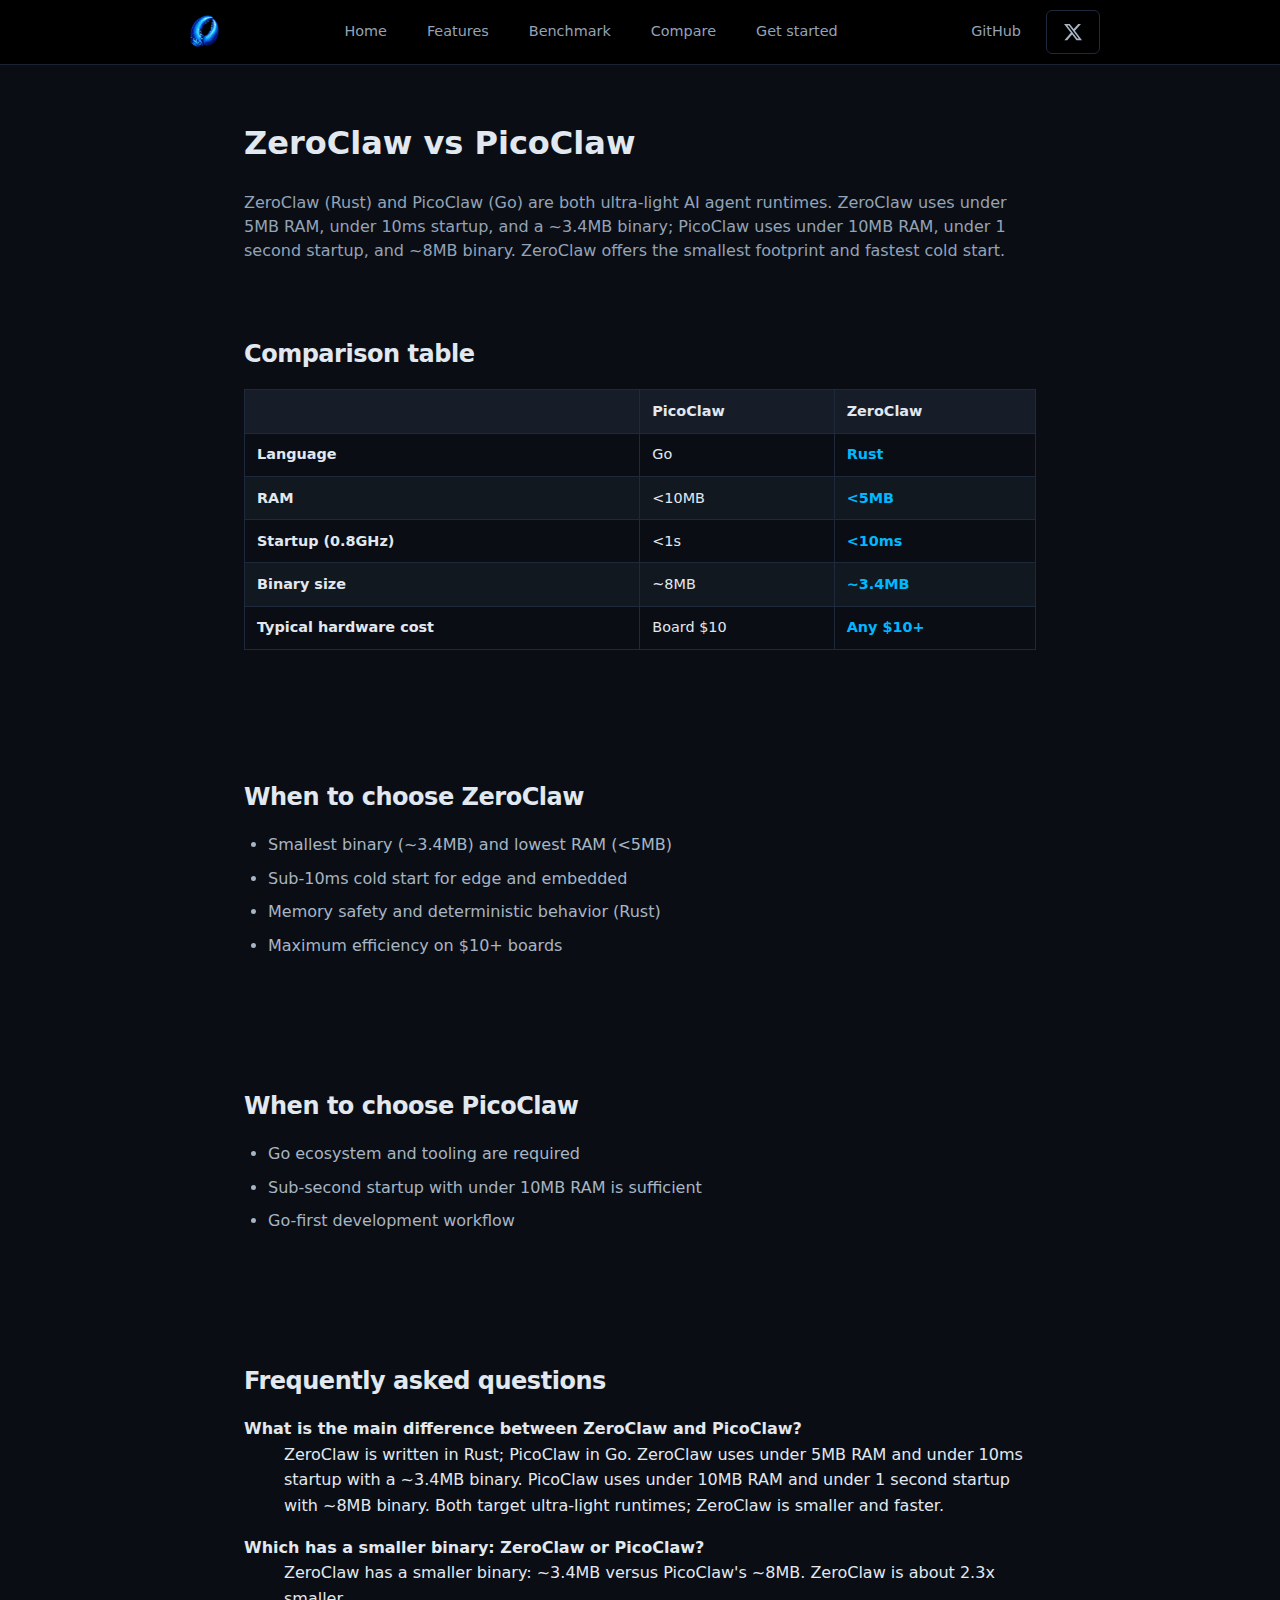
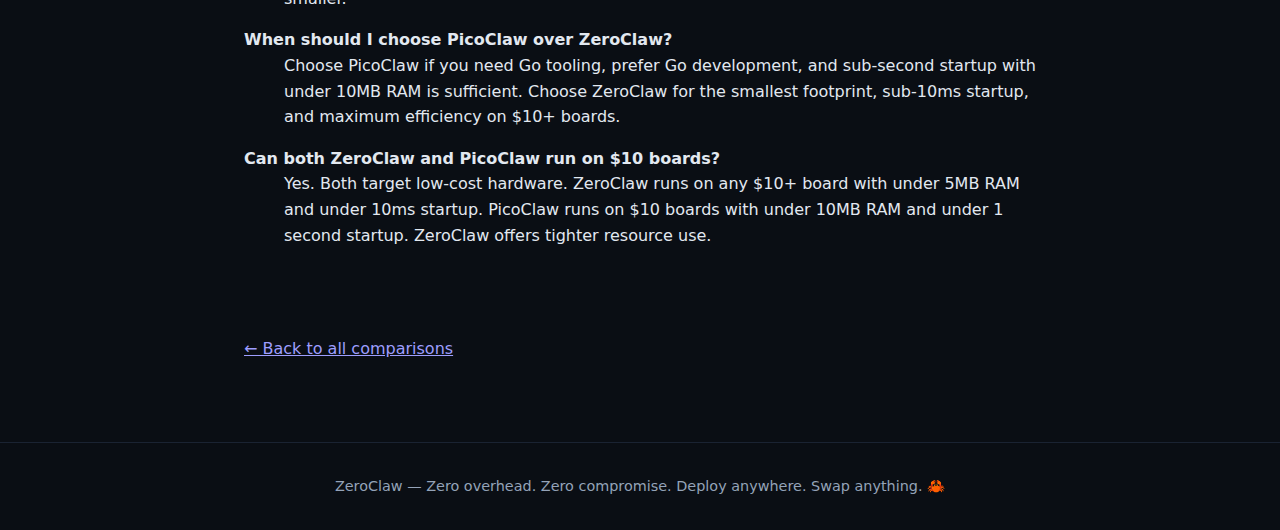
<file: landing/compare/zeroclaw-vs-picoclaw.html>
<!DOCTYPE html>
<html lang="en">
<head>
  <meta charset="UTF-8" />
  <meta name="viewport" content="width=device-width, initial-scale=1, viewport-fit=cover" />
  <title>ZeroClaw vs PicoClaw — Rust vs Go, RAM, Startup, Binary Size | AI Agent Comparison</title>
  <meta name="description" content="ZeroClaw vs PicoClaw: Rust vs Go. ZeroClaw uses &lt;5MB RAM, &lt;10ms startup, ~3.4MB binary; PicoClaw &lt;10MB RAM, &lt;1s startup, ~8MB. When to choose each for ultra-light AI runtimes." />
  <meta name="keywords" content="ZeroClaw vs PicoClaw, ZeroClaw PicoClaw comparison, Rust vs Go AI, ultra-light AI agent, embedded AI, board AI assistant" />
  <meta name="robots" content="index, follow, max-snippet:-1, max-image-preview:large" />
  <link rel="canonical" href="https://zeroclaw.dev/compare/zeroclaw-vs-picoclaw.html" />
  <meta property="og:type" content="article" />
  <meta property="og:title" content="ZeroClaw vs PicoClaw — Rust vs Go, RAM, Startup, Binary Size" />
  <meta property="og:description" content="ZeroClaw vs PicoClaw: Rust vs Go. ZeroClaw &lt;5MB RAM, &lt;10ms startup, 3.4MB; PicoClaw &lt;10MB RAM, &lt;1s, 8MB. When to choose each." />
  <meta property="og:url" content="https://zeroclaw.dev/compare/zeroclaw-vs-picoclaw.html" />
  <meta property="og:image" content="https://zeroclaw.dev/assets/zeroclaw_meta.png" />
  <meta name="twitter:card" content="summary_large_image" />
  <meta name="twitter:title" content="ZeroClaw vs PicoClaw — AI Agent Comparison" />
  <meta name="twitter:description" content="ZeroClaw vs PicoClaw: Rust vs Go. &lt;5MB vs &lt;10MB RAM, &lt;10ms vs &lt;1s startup, 3.4MB vs 8MB binary." />
  <meta name="theme-color" content="#0a0e14" />
  <link rel="icon" href="../assets/favicon.ico" sizes="any" />
  <link rel="icon" type="image/svg+xml" href="../assets/favicon.svg" />
  <link rel="stylesheet" href="../styles.css" />
  <script type="application/ld+json">
  {
    "@context": "https://schema.org",
    "@type": "Article",
    "headline": "ZeroClaw vs PicoClaw — Rust vs Go, RAM, Startup, Binary Size",
    "description": "ZeroClaw vs PicoClaw: Rust vs Go. ZeroClaw uses under 5MB RAM, under 10ms startup, and a ~3.4MB binary; PicoClaw uses under 10MB RAM, under 1 second startup, and ~8MB binary. When to choose each for ultra-light AI runtimes.",
    "url": "https://zeroclaw.dev/compare/zeroclaw-vs-picoclaw.html",
    "datePublished": "2025-02-18",
    "dateModified": "2025-02-18"
  }
  </script>
  <script type="application/ld+json">
  {
    "@context": "https://schema.org",
    "@type": "FAQPage",
    "mainEntity": [
      {"@type": "Question", "name": "What is the main difference between ZeroClaw and PicoClaw?", "acceptedAnswer": {"@type": "Answer", "text": "ZeroClaw is written in Rust; PicoClaw in Go. ZeroClaw uses under 5MB RAM and under 10ms startup with a ~3.4MB binary. PicoClaw uses under 10MB RAM and under 1 second startup with ~8MB binary. Both target ultra-light runtimes; ZeroClaw is smaller and faster."}},
      {"@type": "Question", "name": "Which has a smaller binary: ZeroClaw or PicoClaw?", "acceptedAnswer": {"@type": "Answer", "text": "ZeroClaw has a smaller binary: ~3.4MB versus PicoClaw's ~8MB. ZeroClaw is about 2.3x smaller."}},
      {"@type": "Question", "name": "When should I choose PicoClaw over ZeroClaw?", "acceptedAnswer": {"@type": "Answer", "text": "Choose PicoClaw if you need Go tooling, prefer Go development, and sub-second startup with under 10MB RAM is sufficient. Choose ZeroClaw for the smallest footprint, sub-10ms startup, and maximum efficiency on $10+ boards."}},
      {"@type": "Question", "name": "Can both ZeroClaw and PicoClaw run on $10 boards?", "acceptedAnswer": {"@type": "Answer", "text": "Yes. Both target low-cost hardware. ZeroClaw runs on any $10+ board with under 5MB RAM and under 10ms startup. PicoClaw runs on $10 boards with under 10MB RAM and under 1 second startup. ZeroClaw offers tighter resource use."}}
    ]
  }
  </script>
</head>
<body>
  <a href="#main" class="skip-link">Skip to main content</a>
  <header class="site-header" role="banner">
    <div class="wrap header-wrap">
      <a href="../index.html" class="logo" aria-label="ZeroClaw home">
        <img src="../assets/zeroclaw_icon.png" width="48" height="48" alt="ZeroClaw" class="logo-img" />
      </a>
      <nav id="main-nav" class="nav" aria-label="Main navigation">
        <a href="../index.html" class="nav-link">Home</a>
        <a href="../index.html#features" class="nav-link">Features</a>
        <a href="../index.html#benchmark" class="nav-link">Benchmark</a>
        <a href="index.html" class="nav-link">Compare</a>
        <a href="../index.html#get-started" class="nav-link">Get started</a>
      </nav>
      <div class="header-actions">
        <a href="https://github.com/zeroclaw-labs/zeroclaw" class="btn btn-gh" rel="noopener noreferrer" target="_blank">GitHub</a>
        <a href="https://x.com/zeroclawlabs" class="btn btn-outline btn-icon-x" rel="noopener noreferrer" target="_blank" aria-label="Follow on X (Twitter)"><svg class="icon-x" viewBox="0 0 24 24" aria-hidden="true" focusable="false"><path fill="currentColor" d="M18.244 2.25h3.308l-7.227 8.26 8.502 11.24H16.17l-5.214-6.817L4.99 21.75H1.68l7.73-8.835L1.254 2.25H8.08l4.713 6.231zm-1.161 17.52h1.833L7.084 4.126H5.117z"/></svg></a>
      </div>
      <button type="button" class="nav-toggle" aria-label="Open menu" aria-expanded="false" aria-controls="main-nav"><span class="nav-toggle-bar"></span></button>
    </div>
  </header>

  <main id="main" role="main">
    <article class="wrap" style="padding-top: 2rem; padding-bottom: 4rem; max-width: 52rem;">
      <header>
        <h1>ZeroClaw vs PicoClaw</h1>
        <p class="ideas-hero-desc" style="margin-top: 0.5rem;">ZeroClaw (Rust) and PicoClaw (Go) are both ultra-light AI agent runtimes. ZeroClaw uses under 5MB RAM, under 10ms startup, and a ~3.4MB binary; PicoClaw uses under 10MB RAM, under 1 second startup, and ~8MB binary. ZeroClaw offers the smallest footprint and fastest cold start.</p>
      </header>

      <section style="margin-top: 2rem;">
        <h2>Comparison table</h2>
        <div class="table-wrap" style="margin-top: 1rem;">
          <table class="benchmark-table" aria-label="ZeroClaw vs PicoClaw metrics">
            <thead>
              <tr><th></th><th>PicoClaw</th><th>ZeroClaw</th></tr>
            </thead>
            <tbody>
              <tr><td><strong>Language</strong></td><td>Go</td><td><strong>Rust</strong></td></tr>
              <tr><td><strong>RAM</strong></td><td>&lt;10MB</td><td><strong>&lt;5MB</strong></td></tr>
              <tr><td><strong>Startup (0.8GHz)</strong></td><td>&lt;1s</td><td><strong>&lt;10ms</strong></td></tr>
              <tr><td><strong>Binary size</strong></td><td>~8MB</td><td><strong>~3.4MB</strong></td></tr>
              <tr><td><strong>Typical hardware cost</strong></td><td>Board $10</td><td><strong>Any $10+</strong></td></tr>
            </tbody>
          </table>
        </div>
      </section>

      <section style="margin-top: 2rem;">
        <h2>When to choose ZeroClaw</h2>
        <ul class="contribute-list" style="list-style: disc; padding-left: 1.5rem;">
          <li>Smallest binary (~3.4MB) and lowest RAM (&lt;5MB)</li>
          <li>Sub-10ms cold start for edge and embedded</li>
          <li>Memory safety and deterministic behavior (Rust)</li>
          <li>Maximum efficiency on $10+ boards</li>
        </ul>
      </section>

      <section style="margin-top: 2rem;">
        <h2>When to choose PicoClaw</h2>
        <ul class="contribute-list" style="list-style: disc; padding-left: 1.5rem;">
          <li>Go ecosystem and tooling are required</li>
          <li>Sub-second startup with under 10MB RAM is sufficient</li>
          <li>Go-first development workflow</li>
        </ul>
      </section>

      <section style="margin-top: 2rem;">
        <h2>Frequently asked questions</h2>
        <dl style="margin-top: 1rem;">
          <dt><strong>What is the main difference between ZeroClaw and PicoClaw?</strong></dt>
          <dd style="margin-bottom: 1rem;">ZeroClaw is written in Rust; PicoClaw in Go. ZeroClaw uses under 5MB RAM and under 10ms startup with a ~3.4MB binary. PicoClaw uses under 10MB RAM and under 1 second startup with ~8MB binary. Both target ultra-light runtimes; ZeroClaw is smaller and faster.</dd>

          <dt><strong>Which has a smaller binary: ZeroClaw or PicoClaw?</strong></dt>
          <dd style="margin-bottom: 1rem;">ZeroClaw has a smaller binary: ~3.4MB versus PicoClaw's ~8MB. ZeroClaw is about 2.3x smaller.</dd>

          <dt><strong>When should I choose PicoClaw over ZeroClaw?</strong></dt>
          <dd style="margin-bottom: 1rem;">Choose PicoClaw if you need Go tooling, prefer Go development, and sub-second startup with under 10MB RAM is sufficient. Choose ZeroClaw for the smallest footprint, sub-10ms startup, and maximum efficiency on $10+ boards.</dd>

          <dt><strong>Can both ZeroClaw and PicoClaw run on $10 boards?</strong></dt>
          <dd>Yes. Both target low-cost hardware. ZeroClaw runs on any $10+ board with under 5MB RAM and under 10ms startup. PicoClaw runs on $10 boards with under 10MB RAM and under 1 second startup. ZeroClaw offers tighter resource use.</dd>
        </dl>
      </section>

      <p style="margin-top: 2rem;"><a href="index.html">← Back to all comparisons</a></p>
    </article>
  </main>

  <footer class="site-footer" role="contentinfo">
    <div class="wrap">
      <p class="footer-legal">ZeroClaw — Zero overhead. Zero compromise. Deploy anywhere. Swap anything. 🦀</p>
    </div>
  </footer>

  <script>
    (function(){var t=document.querySelector('.nav-toggle'),n=document.getElementById('main-nav');t&&n&&t.addEventListener('click',function(){var e=t.getAttribute('aria-expanded')==='true';t.setAttribute('aria-expanded',!e);n.classList.toggle('nav-open',!e);});})();
  </script>
</body>
</html>
</file>
<file: landing/styles.css>
/* ZeroClaw landing — brand: electric blue + silver on dark */
:root {
  --bg: #0a0e14;
  --bg-elevated: #111820;
  --bg-card: #161d28;
  --text: #e2e8f0;
  --text-muted: #94a3b8;
  --text-silver: #a8b5c4;
  --accent: #00b8ff;
  --accent-dim: rgba(0, 184, 255, 0.15);
  --accent-hover: #38c8ff;
  --border: #1e293b;
  --border-subtle: #1a2332;
  --star: #f0c14b;
  --radius: 10px;
  --radius-sm: 6px;
  --font: system-ui, -apple-system, Segoe UI, Roboto, sans-serif;
  --header-h: 64px;
  --tap-min: 44px;
}

*,
*::before,
*::after {
  box-sizing: border-box;
}

html {
  scroll-behavior: smooth;
  -webkit-tap-highlight-color: transparent;
  color-scheme: dark;
  -webkit-text-size-adjust: 100%;
  text-size-adjust: 100%;
}

body {
  margin: 0;
  font-family: var(--font);
  font-size: 1rem;
  line-height: 1.6;
  color: var(--text);
  background: var(--bg);
  -webkit-font-smoothing: antialiased;
  overflow-x: hidden;
}

.skip-link {
  position: absolute;
  top: -100px;
  left: 0.75rem;
  padding: 0.6rem 1rem;
  background: var(--accent);
  color: var(--bg);
  z-index: 100;
  border-radius: var(--radius-sm);
  font-weight: 500;
  transition: top 0.2s;
}
.skip-link:focus {
  top: 0.75rem;
}

.wrap {
  max-width: 960px;
  margin: 0 auto;
  padding: 0 1.25rem;
}
@media (max-width: 480px) {
  .wrap { padding: 0 1rem; }
}

/* Header */
.site-header {
  position: sticky;
  top: 0;
  z-index: 50;
  background: #000;
  border-bottom: 1px solid var(--border-subtle);
}
.site-header .wrap,
.site-header .header-wrap {
  display: flex;
  align-items: center;
  justify-content: space-between;
  gap: 1rem;
  min-height: var(--header-h);
  padding-top: 0.5rem;
  padding-bottom: 0.5rem;
  padding-left: max(1.25rem, env(safe-area-inset-left));
  padding-right: max(1.25rem, env(safe-area-inset-right));
}

.logo {
  display: inline-flex;
  align-items: center;
  flex-shrink: 0;
  text-decoration: none;
  color: inherit;
}
.logo:hover { opacity: 0.9; }
.logo-img {
  display: block;
  width: 48px;
  height: 48px;
  object-fit: contain;
}
@media (max-width: 480px) {
  .logo-img { width: 40px; height: 40px; }
}

.nav-toggle {
  display: none;
  width: var(--tap-min);
  height: var(--tap-min);
  margin: 0;
  padding: 0;
  background: none;
  border: none;
  border-radius: var(--radius-sm);
  color: var(--text);
  cursor: pointer;
  position: relative;
  flex-shrink: 0;
}
.nav-toggle:hover { background: var(--bg-card); color: var(--accent); }
.nav-toggle-bar,
.nav-toggle::before,
.nav-toggle::after {
  position: absolute;
  left: 50%;
  top: 50%;
  width: 20px;
  height: 2px;
  margin-left: -10px;
  background: currentColor;
  transition: transform 0.2s, opacity 0.2s;
}
.nav-toggle-bar {
  display: block;
  margin-top: -1px;
}
.nav-toggle::before {
  content: '';
  margin-top: -6px;
}
.nav-toggle::after {
  content: '';
  margin-top: 4px;
}
.nav-toggle[aria-expanded="true"] .nav-toggle-bar { opacity: 0; }
.nav-toggle[aria-expanded="true"]::before {
  transform: rotate(45deg);
  margin-top: -1px;
}
.nav-toggle[aria-expanded="true"]::after {
  transform: rotate(-45deg);
  margin-top: -1px;
}

.nav {
  display: flex;
  flex-wrap: wrap;
  align-items: center;
  gap: 0.25rem 1.5rem;
}
.nav a {
  color: var(--text-muted);
  text-decoration: none;
  font-size: 0.9rem;
  padding: 0.5rem 0.5rem;
  border-radius: var(--radius-sm);
  min-height: var(--tap-min);
  display: inline-flex;
  align-items: center;
}
.nav a:hover { color: var(--accent); background: var(--accent-dim); }

.header-actions {
  display: flex;
  gap: 0.5rem;
  flex-shrink: 0;
}
.header-actions .btn {
  min-height: var(--tap-min);
  padding: 0 1rem;
}

@media (max-width: 768px) {
  .site-header .header-wrap { flex-wrap: wrap; }
  .logo { order: 1; }
  .nav { order: 0; }
  .header-actions { order: 2; }
  .nav-toggle { order: 3; display: flex; align-items: center; justify-content: center; }
  .nav {
    position: absolute;
    top: 100%;
    left: 0;
    right: 0;
    flex-direction: column;
    align-items: stretch;
    background: var(--bg-elevated);
    border-bottom: 1px solid var(--border);
    padding: 0.5rem max(1rem, env(safe-area-inset-left)) 1rem max(1rem, env(safe-area-inset-right));
    gap: 0;
    max-height: 0;
    overflow-y: auto;
    overflow-x: hidden;
    -webkit-overflow-scrolling: touch;
    opacity: 0;
    transition: max-height 0.3s ease, opacity 0.2s;
  }
  .nav.nav-open {
    max-height: min(70vh, 400px);
    opacity: 1;
  }
  .nav a {
    padding: 0.85rem 1rem;
    min-height: var(--tap-min);
    border-radius: var(--radius-sm);
    display: flex;
    align-items: center;
  }
  .header-actions .btn { min-height: var(--tap-min); padding: 0 1rem; }
}

/* Buttons */
.btn {
  display: inline-flex;
  align-items: center;
  justify-content: center;
  gap: 0.35rem;
  padding: 0.6rem 1.15rem;
  font-size: 0.9rem;
  font-weight: 500;
  text-decoration: none;
  border-radius: var(--radius-sm);
  border: 1px solid transparent;
  cursor: pointer;
  transition: background 0.15s, color 0.15s, border-color 0.15s;
  min-height: var(--tap-min);
}
.btn-primary {
  background: var(--accent);
  color: var(--bg);
  border-color: var(--accent);
}
.btn-primary:hover {
  background: var(--accent-hover);
  border-color: var(--accent-hover);
  color: var(--bg);
}
.btn-outline {
  background: transparent;
  color: var(--text-silver);
  border-color: var(--border);
}
.btn-outline:hover {
  border-color: var(--accent);
  color: var(--accent);
  background: var(--accent-dim);
}
.btn-gh {
  background: transparent;
  color: var(--text-muted);
}
.btn-gh:hover { color: var(--accent); }
.btn-icon-x { padding: 0 0.75rem; display: inline-flex; align-items: center; justify-content: center; }
.icon-x { width: 1.25rem; height: 1.25rem; display: block; }
.icon-x-sm { width: 1rem; height: 1rem; display: inline-block; vertical-align: middle; }
.author-links .icon-x-sm { width: 0.9rem; height: 0.9rem; }

.btn-star {
  background: var(--bg-card);
  color: var(--star);
  border-color: var(--border);
}
.btn-star:hover {
  border-color: var(--star);
  color: var(--star);
  background: rgba(240, 193, 75, 0.08);
}
.btn-star-icon { font-size: 1.1rem; }
.star-count { margin-left: 0.25rem; font-weight: 500; opacity: 0.95; }

/* Hero */
.hero {
  padding: 2.5rem 0 3.5rem;
  text-align: center;
  background: #000;
}
.hero-logo {
  display: block;
  width: 100%;
  max-width: 280px;
  height: auto;
  margin: 0 auto 1.25rem;
  object-fit: contain;
}
@media (max-width: 480px) {
  .hero { padding: 2rem 0 3rem; }
  .hero-logo { max-width: 220px; margin-bottom: 1rem; }
}
.hero-badge {
  margin: 0 0 0.5rem;
  font-size: 0.9rem;
  color: var(--accent);
  font-weight: 500;
}
.hero h1 {
  margin: 0 0 0.5rem;
  font-size: clamp(1.65rem, 4vw, 2.35rem);
  font-weight: 700;
  line-height: 1.2;
  color: var(--text);
  letter-spacing: -0.02em;
}
.hero-tagline {
  margin: 0 0 0.5rem;
  font-size: clamp(1rem, 2.2vw, 1.15rem);
  color: var(--text-silver);
}
.hero-sub {
  margin: 0 0 0.5rem;
  font-size: 0.95rem;
  color: var(--text-muted);
}
.hero-stat {
  margin: 0 0 1.5rem;
  font-size: 0.9rem;
  color: var(--accent);
  font-weight: 500;
}
.hero-actions {
  display: flex;
  flex-wrap: wrap;
  gap: 0.75rem;
  justify-content: center;
}
.hero-actions .btn { min-width: 140px; }

/* Star CTA */
.star-cta {
  padding: 2rem 0;
  background: var(--bg-elevated);
  border-top: 1px solid var(--border-subtle);
  border-bottom: 1px solid var(--border-subtle);
  text-align: center;
}
.star-cta h2 { margin: 0 0 0.5rem; font-size: 1.25rem; font-weight: 600; }
.star-cta p { margin: 0 0 1rem; color: var(--text-muted); font-size: 0.95rem; }

/* Stats strip */
.stats-strip {
  padding: 1.25rem 0;
  background: var(--bg-elevated);
  border-top: 1px solid var(--border-subtle);
  border-bottom: 1px solid var(--border-subtle);
}
.stats-list {
  display: flex;
  flex-wrap: wrap;
  justify-content: center;
  gap: 2rem 3rem;
  list-style: none;
  margin: 0;
  padding: 0;
}
.stats-list li {
  display: flex;
  flex-direction: column;
  align-items: center;
  gap: 0.25rem;
}
.stat-value {
  font-size: 1.5rem;
  font-weight: 700;
  color: var(--accent);
  letter-spacing: -0.02em;
}
.stat-label {
  font-size: 0.85rem;
  color: var(--text-muted);
  text-transform: uppercase;
  letter-spacing: 0.04em;
}
@media (max-width: 480px) {
  .stats-list { gap: 1.5rem 2rem; }
  .stat-value { font-size: 1.25rem; }
}

/* Learn — YouTube carousel */
.learn { padding: 2.5rem 0; }
.learn-intro { margin: 0 0 1.25rem; color: var(--text-muted); }
.learn-carousel-wrap {
  position: relative;
  display: flex;
  align-items: center;
  gap: 0.5rem;
  margin-bottom: 1rem;
}
.learn-carousel {
  flex: 1;
  min-width: 0;
  overflow: hidden;
}
.learn-carousel-track {
  display: flex;
  transition: transform 0.3s ease;
}
.learn-carousel-slide {
  flex: 0 0 100%;
  padding: 0 0.25rem;
  box-sizing: border-box;
}
.learn-carousel-slide iframe {
  width: 100%;
  aspect-ratio: 16/9;
  border: 1px solid var(--border);
  border-radius: var(--radius);
  background: #000;
}
.learn-carousel-btn {
  flex-shrink: 0;
  width: var(--tap-min);
  height: var(--tap-min);
  padding: 0;
  border: 1px solid var(--border);
  border-radius: var(--radius-sm);
  background: var(--bg-card);
  color: var(--text-muted);
  cursor: pointer;
  display: flex;
  align-items: center;
  justify-content: center;
  font-size: 1.25rem;
  line-height: 1;
}
.learn-carousel-btn:hover {
  border-color: var(--accent);
  color: var(--accent);
}
.learn-carousel-dots {
  display: flex;
  justify-content: center;
  gap: 0.5rem;
  flex-wrap: wrap;
}
.learn-carousel-dot {
  width: 8px;
  height: 8px;
  border-radius: 50%;
  background: var(--border);
  border: none;
  padding: 0;
  cursor: pointer;
  transition: background 0.2s;
}
.learn-carousel-dot:hover { background: var(--text-muted); }
.learn-carousel-dot.active { background: var(--accent); }
@media (max-width: 640px) {
  .learn-carousel-wrap { gap: 0.35rem; }
  .learn-carousel-btn { width: 40px; height: 40px; font-size: 1rem; }
}

@media (max-width: 768px) {
  input, select, textarea { font-size: 16px; }
}

/* Sections */
section {
  padding: 2.5rem 0;
}
@media (max-width: 480px) {
  section { padding: 2rem 0; }
}
section h2 {
  margin: 0 0 1rem;
  font-size: 1.5rem;
  font-weight: 600;
  color: var(--text);
  letter-spacing: -0.02em;
}

.why-grid {
  display: grid;
  grid-template-columns: repeat(auto-fill, minmax(260px, 1fr));
  gap: 1rem;
  list-style: none;
  margin: 0;
  padding: 0;
}
.why-grid li {
  display: flex;
  align-items: flex-start;
  gap: 0.75rem;
  padding: 1rem 1.25rem;
  background: var(--bg-card);
  border-radius: var(--radius);
  border: 1px solid var(--border);
  color: var(--text-silver);
  transition: border-color 0.2s, box-shadow 0.2s;
}
.why-grid li:hover {
  border-color: var(--border-subtle);
  box-shadow: 0 0 0 1px var(--accent-dim);
}
.why-icon { font-size: 1.25rem; flex-shrink: 0; }
.why-card-text { min-width: 0; flex: 1; }
.why-title {
  display: block;
  font-weight: 600;
  color: var(--text);
  font-size: 1rem;
  line-height: 1.3;
  margin: 0 0 0.5rem;
  padding-bottom: 0.5rem;
  border-bottom: 1px solid var(--border-subtle);
}
.why-desc {
  display: block;
  font-size: 0.9rem;
  line-height: 1.5;
  color: var(--text-silver);
  margin: 0;
}
@media (max-width: 640px) {
  .why-grid { grid-template-columns: 1fr; gap: 0.75rem; }
  .why-grid li { padding: 1rem; }
  .why-title { font-size: 0.95rem; margin-bottom: 0.4rem; padding-bottom: 0.4rem; }
  .why-desc { font-size: 0.875rem; }
}
.features-sub { margin: 0 0 1rem; color: var(--text-muted); font-size: 1rem; }
.features-why {
  margin: 1.25rem 0 0;
  padding: 1rem 1.25rem;
  background: var(--bg-card);
  border: 1px solid var(--border);
  border-radius: var(--radius);
  font-size: 0.95rem;
  color: var(--text-silver);
}
.features-why strong { color: var(--text); }

/* Benchmark */
.benchmark-intro { margin: 0 0 1rem; color: var(--text-muted); font-size: 0.95rem; }
.table-wrap { overflow-x: auto; margin: 0 0 1rem; -webkit-overflow-scrolling: touch; }
.benchmark-table, .arch-table {
  width: 100%;
  min-width: 320px;
  border-collapse: collapse;
  font-size: 0.9rem;
}
.benchmark-table th, .benchmark-table td,
.arch-table th, .arch-table td {
  padding: 0.6rem 0.75rem;
  text-align: left;
  border: 1px solid var(--border);
}
.benchmark-table thead th, .arch-table thead th {
  background: var(--bg-card);
  color: var(--text);
  font-weight: 600;
}
.benchmark-table tbody tr:nth-child(even), .arch-table tbody tr:nth-child(even) { background: var(--bg-elevated); }
.benchmark-table td:last-child, .arch-table td:last-child { color: var(--accent); }
.benchmark-note, .arch-note { margin: 0; font-size: 0.9rem; color: var(--text-muted); }
.benchmark-note a, .arch-note a { color: var(--accent); }
.benchmark-note code, .quick-start code { font-size: 0.85em; padding: 0.1em 0.35em; background: var(--bg-card); border-radius: 4px; }

/* Quick start */
.quick-start-intro { margin: 0 0 1rem; color: var(--text-muted); }
.code-block {
  margin: 0 0 1rem;
  padding: 1rem 1.25rem;
  background: var(--bg-card);
  border: 1px solid var(--border);
  border-radius: var(--radius);
  overflow-x: auto;
  font-size: 0.85rem;
  line-height: 1.5;
}
.code-block code { color: var(--text-silver); white-space: pre; }
.quick-start-links { margin: 0; font-size: 0.95rem; }
.quick-start-links a { color: var(--accent); }

/* Architecture */
.arch-intro { margin: 0 0 1rem; color: var(--text-silver); }
.arch-layers {
  list-style: none;
  margin: 0 0 1.5rem;
  padding: 0;
}
.arch-layers li {
  padding: 0.75rem 1rem;
  margin-bottom: 0.5rem;
  background: var(--bg-card);
  border: 1px solid var(--border);
  border-radius: var(--radius);
  color: var(--text-silver);
}
.arch-layers li strong { color: var(--text); }
.arch-table-title { margin: 1rem 0 0.75rem; font-size: 1.1rem; font-weight: 600; }
.arch-table code { font-size: 0.85em; padding: 0.1em 0.35em; background: var(--bg-elevated); border-radius: 4px; color: var(--accent); }
.arch-memory { margin: 0 0 0.5rem; font-size: 0.9rem; color: var(--text-muted); }

/* Broad support */
.support-intro { margin: 0 0 1rem; color: var(--text-muted); }
.support-label {
  margin: 1rem 0 0.5rem;
  font-size: 0.85rem;
  font-weight: 600;
  text-transform: uppercase;
  letter-spacing: 0.04em;
  color: var(--text-muted);
}
.support-label:first-of-type { margin-top: 0; }
.support-pills {
  display: flex;
  flex-wrap: wrap;
  gap: 0.5rem;
}
.pill {
  display: inline-block;
  padding: 0.4rem 0.85rem;
  font-size: 0.9rem;
  background: var(--bg-card);
  border: 1px solid var(--border);
  border-radius: 999px;
  color: var(--text-silver);
}
.pill:hover { border-color: var(--accent); color: var(--accent); }
@media (max-width: 640px) {
  .support-pills { gap: 0.4rem; }
  .pill { padding: 0.35rem 0.7rem; font-size: 0.85rem; }
}

/* Comparison cards */
.comparison-title { margin: 1.5rem 0 0.75rem; font-size: 1.1rem; font-weight: 600; }
.comparison-cards {
  display: grid;
  grid-template-columns: repeat(auto-fill, minmax(220px, 1fr));
  gap: 1rem;
  margin-top: 0.75rem;
}
.comparison-card {
  padding: 1rem 1.25rem;
  background: var(--bg-card);
  border: 1px solid var(--border);
  border-radius: var(--radius);
}
.comparison-card h4 { margin: 0 0 0.75rem; font-size: 1rem; color: var(--text); }
.comparison-card dl { margin: 0; }
.comparison-card dt { font-size: 0.8rem; color: var(--text-muted); margin-top: 0.35rem; }
.comparison-card dt:first-child { margin-top: 0; }
.comparison-card dd { margin: 0.1rem 0 0; font-weight: 500; color: var(--text-silver); }
.comparison-card-zeroclaw { border-color: var(--accent); background: var(--accent-dim); }
.comparison-card-zeroclaw dd { color: var(--accent); }

/* Get started CTA */
.get-started-cta {
  padding: 3rem 0;
  background: var(--bg-elevated);
  border-top: 1px solid var(--border-subtle);
  text-align: center;
}
.get-started-cta h2 { margin: 0 0 0.5rem; }
.get-started-intro { margin: 0 0 1.25rem; color: var(--text-muted); max-width: 36em; margin-left: auto; margin-right: auto; }
.btn-lg { padding: 0.75rem 1.5rem; font-size: 1rem; min-height: 48px; }

/* Security */
.security-intro { margin: 0 0 1rem; color: var(--text-muted); }
.security-list {
  margin: 0 0 1rem;
  padding-left: 1.25rem;
  color: var(--text-silver);
}
.security-list li { margin-bottom: 0.5rem; }
.security-note { margin: 0; font-size: 0.9rem; color: var(--text-muted); }
.security-note a { color: var(--accent); }

/* Use cases: mobile-responsive cards */
.use-case-grid {
  display: grid;
  grid-template-columns: repeat(auto-fill, minmax(260px, 1fr));
  gap: 1rem;
  list-style: none;
  margin: 0;
  padding: 0;
}
.use-case-card {
  display: flex;
  flex-direction: column;
  padding: 1rem 1.25rem;
  background: var(--bg-card);
  border: 1px solid var(--border);
  border-radius: var(--radius);
  transition: border-color 0.2s, box-shadow 0.2s;
}
.use-case-card:hover {
  border-color: var(--border-subtle);
  box-shadow: 0 0 0 1px var(--accent-dim);
}
.use-case-title {
  display: block;
  font-weight: 600;
  color: var(--text);
  font-size: 1rem;
  line-height: 1.3;
  margin: 0 0 0.5rem;
  padding-bottom: 0.5rem;
  border-bottom: 1px solid var(--border-subtle);
}
.use-case-desc {
  display: block;
  font-size: 0.9rem;
  line-height: 1.5;
  color: var(--text-silver);
  margin: 0;
}
@media (max-width: 640px) {
  .use-case-grid {
    grid-template-columns: 1fr;
    gap: 0.75rem;
  }
  .use-case-card { padding: 1rem; }
  .use-case-title { font-size: 0.95rem; margin-bottom: 0.4rem; padding-bottom: 0.4rem; }
  .use-case-desc { font-size: 0.875rem; }
}

/* Tutorial gallery */
.gallery {
  display: grid;
  grid-template-columns: repeat(auto-fill, minmax(260px, 1fr));
  gap: 1rem;
}
@media (max-width: 480px) {
  .gallery { grid-template-columns: 1fr; }
}
.card {
  display: flex;
  flex-direction: column;
  gap: 0.35rem;
  padding: 1rem 1.25rem;
  min-height: var(--tap-min);
  justify-content: center;
  background: var(--bg-card);
  border: 1px solid var(--border);
  border-radius: var(--radius);
  color: var(--text);
  text-decoration: none;
  transition: border-color 0.2s, background 0.2s;
}
.card:hover {
  border-color: var(--accent);
  background: var(--accent-dim);
}
.card-title { font-weight: 600; color: var(--text); }
.card-desc { font-size: 0.9rem; color: var(--text-muted); }

/* Ideas */
.ideas-intro { margin: 0 0 1rem; color: var(--text-muted); font-size: 0.95rem; }
.ideas-controls { margin-bottom: 1rem; }
.ideas-controls select {
  padding: 0.6rem 1rem;
  min-height: var(--tap-min);
  font-size: 0.9rem;
  background: var(--bg-card);
  color: var(--text);
  border: 1px solid var(--border);
  border-radius: var(--radius-sm);
  cursor: pointer;
  width: 100%;
  max-width: 280px;
}
.ideas-controls select:focus {
  outline: none;
  border-color: var(--accent);
  box-shadow: 0 0 0 2px var(--accent-dim);
}
.ideas-grid {
  display: grid;
  grid-template-columns: repeat(auto-fill, minmax(280px, 1fr));
  gap: 1rem;
}
@media (max-width: 640px) {
  .ideas-grid {
    grid-template-columns: 1fr;
    gap: 0.75rem;
  }
}
.idea-card {
  padding: 0;
  background: var(--bg-card);
  border: 1px solid var(--border);
  border-radius: var(--radius);
  list-style: none;
  transition: border-color 0.2s;
  min-width: 0;
}
.idea-card:hover { border-color: var(--border-subtle); }
.idea-card .idea-cat,
.idea-card .idea-cat-pill {
  display: inline-block;
  font-size: 0.7rem;
  font-weight: 600;
  text-transform: uppercase;
  letter-spacing: 0.04em;
  color: var(--accent);
}
.idea-card .idea-cat-pill {
  padding: 0.25em 0.6em;
  background: var(--accent-dim);
  border-radius: 999px;
  color: var(--accent);
  margin-top: auto;
}
.idea-card .idea-title {
  font-weight: 600;
  font-size: 1.05rem;
  line-height: 1.35;
  color: var(--text);
  margin: 0 0 0.5rem;
  padding-bottom: 0.5rem;
  border-bottom: 1px solid var(--border-subtle);
  display: block;
}
.idea-card .idea-summary {
  font-size: 0.9rem;
  color: var(--text-muted);
  line-height: 1.5;
  margin: 0 0 0.75rem;
  display: block;
}
.idea-card.hidden { display: none; }
.idea-card-link .idea-card-inner {
  display: flex;
  flex-direction: column;
  min-height: 100%;
  color: inherit;
  text-decoration: none;
  padding: 1.15rem 1.25rem;
  margin: 0;
  border-radius: var(--radius);
  transition: background 0.2s;
  box-sizing: border-box;
}
.idea-card-link .idea-card-inner:hover { background: var(--accent-dim); }
.idea-card-link .idea-card-inner:hover .idea-read-more { color: var(--accent); }
.idea-read-more {
  font-size: 0.85rem;
  color: var(--text-muted);
  margin: 0 0 0.75rem;
  display: block;
}
@media (max-width: 640px) {
  .idea-card-link .idea-card-inner {
    padding: 1rem 1rem;
    min-height: var(--tap-min);
  }
  .idea-card .idea-title { font-size: 1rem; margin-bottom: 0.4rem; }
  .idea-card .idea-summary { font-size: 0.875rem; margin-bottom: 0.6rem; }
}
.ideas-intro a { color: var(--accent); }
.ideas-cta { margin: 1.25rem 0 0; }
.hidden { display: none !important; }

/* Contribute */
.contribute-list {
  margin: 0 0 1rem;
  padding-left: 1.25rem;
}
.contribute-list li { margin-bottom: 0.5rem; color: var(--text-silver); }
.contribute-list code {
  font-size: 0.85em;
  padding: 0.15em 0.4em;
  background: var(--bg-card);
  border: 1px solid var(--border);
  border-radius: 4px;
  color: var(--text-muted);
}

.sr-only {
  position: absolute;
  width: 1px;
  height: 1px;
  padding: 0;
  margin: -1px;
  overflow: hidden;
  clip: rect(0, 0, 0, 0);
  white-space: nowrap;
  border: 0;
}

/* Footer */
.site-footer {
  padding: 2rem 0;
  padding-bottom: max(2rem, env(safe-area-inset-bottom));
  border-top: 1px solid var(--border-subtle);
}
.footer-grid {
  display: grid;
  grid-template-columns: repeat(auto-fit, minmax(160px, 1fr));
  gap: 1.5rem 2rem;
  margin-bottom: 1.5rem;
}
.footer-heading {
  margin: 0 0 0.5rem;
  font-size: 0.85rem;
  font-weight: 600;
  text-transform: uppercase;
  letter-spacing: 0.04em;
  color: var(--text-muted);
}
.footer-list {
  list-style: none;
  margin: 0;
  padding: 0;
}
.footer-list li { margin-bottom: 0.35rem; }
.footer-list a {
  color: var(--text-silver);
  text-decoration: none;
  font-size: 0.95rem;
}
.footer-list a:hover { color: var(--accent); }
.footer-cta { margin: 0 0 1rem; }
.footer-cta .btn { min-height: var(--tap-min); }
.footer-by { margin: 0 0 0.5rem; font-size: 0.9rem; color: var(--text-silver); text-align: center; }
.author-wrap { position: relative; display: inline-flex; align-items: center; }
.author-name { color: var(--accent); text-decoration: none; font-weight: 500; }
.author-name:hover { text-decoration: underline; }
.author-links {
  display: none;
  position: absolute;
  top: 100%;
  left: 50%;
  transform: translateX(-50%);
  margin-top: 0.35rem;
  flex-direction: column;
  gap: 0.25rem;
  min-width: 9rem;
  padding: 0.5rem 0.6rem;
  background: var(--bg-card);
  border: 1px solid var(--border);
  border-radius: var(--radius);
  box-shadow: 0 6px 20px rgba(0, 0, 0, 0.4);
  z-index: 20;
}
.author-links::before {
  content: '';
  position: absolute;
  bottom: 100%;
  left: 50%;
  margin-left: -6px;
  border: 6px solid transparent;
  border-bottom-color: var(--border);
}
.author-links a {
  color: var(--text-muted);
  text-decoration: none;
  font-size: 0.85rem;
  padding: 0.35rem 0.5rem;
  border-radius: var(--radius-sm);
  white-space: nowrap;
  min-height: var(--tap-min);
  display: flex;
  align-items: center;
}
.author-links a:hover { color: var(--accent); background: var(--accent-dim); }
@media (hover: hover) {
  .author-wrap:hover .author-links { display: flex; }
}
@media (hover: none) {
  .author-links { display: inline-flex; position: static; transform: none; margin-top: 0; padding: 0; background: none; border: none; box-shadow: none; min-width: 0; flex-direction: row; }
  .author-links::before { display: none; }
  .author-links a { padding: 0.25rem 0.5rem; min-height: auto; }
}
.footer-community { margin: 0 0 0.5rem; font-size: 0.9rem; color: var(--text-silver); text-align: center; }
.footer-legal { margin: 0; font-size: 0.9rem; color: var(--text-muted); text-align: center; }
.footer-links {
  display: flex;
  flex-wrap: wrap;
  justify-content: center;
  gap: 0.5rem 1rem;
  margin-bottom: 0.75rem;
}
.footer-links a { color: var(--accent); text-decoration: none; font-size: 0.95rem; }
.footer-links a:hover { text-decoration: underline; }
.text-muted { color: var(--text-muted); font-size: 0.95rem; }

/* Ideas page */
.ideas-hero {
  background: #000;
  padding: 1.5rem 0 1.25rem;
  margin-bottom: 0.5rem;
}
.ideas-hero .wrap {
  max-width: 960px;
  margin: 0 auto;
  padding-left: max(1.25rem, env(safe-area-inset-left));
  padding-right: max(1.25rem, env(safe-area-inset-right));
}
.ideas-hero-title {
  margin: 0 0 0.35rem;
  font-size: clamp(1.35rem, 4vw, 2rem);
  color: var(--text);
  line-height: 1.25;
  word-wrap: break-word;
}
.ideas-hero-desc {
  margin: 0;
  font-size: clamp(0.9rem, 2.5vw, 1rem);
  color: var(--text-muted);
  line-height: 1.5;
}
.ideas-page-wrap { padding-top: 0; padding-bottom: 2rem; }
@media (max-width: 640px) {
  .ideas-hero { padding: 1.25rem 0 1rem; }
  .ideas-hero .wrap {
    padding-left: max(1rem, env(safe-area-inset-left));
    padding-right: max(1rem, env(safe-area-inset-right));
  }
}
.ideas-page-header { margin-bottom: 1.5rem; }
.ideas-page-header h1 { margin: 0 0 0.35rem; }
.ideas-page-desc { margin: 0; color: var(--text-muted); }
.ideas-toolbar {
  display: flex;
  flex-wrap: wrap;
  align-items: flex-end;
  gap: 1rem;
  margin-bottom: 1rem;
}
@media (max-width: 640px) {
  .ideas-toolbar { gap: 0.75rem; margin-bottom: 0.75rem; }
  .ideas-filters { width: 100%; }
}
.ideas-search-wrap { flex: 1; min-width: 200px; }
@media (max-width: 640px) {
  .ideas-search-wrap { min-width: 100%; }
}
.ideas-search {
  width: 100%;
  padding: 0.6rem 1rem;
  font-size: 1rem;
  background: var(--bg-card);
  border: 1px solid var(--border);
  border-radius: var(--radius-sm);
  color: var(--text);
}
.ideas-search:focus {
  outline: none;
  border-color: var(--accent);
  box-shadow: 0 0 0 2px var(--accent-dim);
}
.ideas-search::placeholder { color: var(--text-muted); }
.ideas-filters { display: flex; flex-wrap: wrap; align-items: center; gap: 0.5rem 1rem; }
.ideas-filters-label { font-size: 0.9rem; color: var(--text-muted); white-space: nowrap; }
.ideas-category-pills {
  display: flex;
  flex-wrap: wrap;
  gap: 0.4rem;
  align-items: center;
}
.idea-pill {
  padding: 0.4rem 0.85rem;
  font-size: 0.875rem;
  font-weight: 500;
  color: var(--text-muted);
  background: var(--bg-card);
  border: 1px solid var(--border);
  border-radius: 999px;
  cursor: pointer;
  transition: border-color 0.2s, background 0.2s, color 0.2s;
}
.idea-pill:hover {
  border-color: var(--border-subtle);
  color: var(--text);
}
.idea-pill-active {
  background: var(--accent-dim);
  border-color: var(--accent);
  color: var(--accent);
}
.ideas-category-select {
  padding: 0.5rem 2rem 0.5rem 0.75rem;
  font-size: 0.9rem;
  background: var(--bg-card);
  border: 1px solid var(--border);
  border-radius: var(--radius-sm);
  color: var(--text);
  min-height: var(--tap-min);
}
.ideas-category-select:focus {
  outline: none;
  border-color: var(--accent);
}
.ideas-clear-btn {
  padding: 0.5rem 0.85rem;
  font-size: 0.875rem;
  color: var(--text-muted);
  background: transparent;
  border: 1px solid var(--border);
  border-radius: var(--radius-sm);
  cursor: pointer;
  min-height: var(--tap-min);
}
.ideas-clear-btn:hover {
  border-color: var(--border-subtle);
  color: var(--text);
}
.ideas-controls-full {
  display: flex;
  flex-wrap: wrap;
  gap: 0.75rem;
  margin-bottom: 1rem;
}
.ideas-count { margin: 0 0 0.75rem; font-size: 0.9rem; color: var(--text-muted); }
.ideas-empty,
.ideas-empty-state { margin: 1.5rem 0 0; text-align: center; padding: 2rem 1rem; }
.ideas-empty-state.hidden { display: none !important; }
.ideas-empty-title { margin: 0 0 0.35rem; font-size: 1.1rem; color: var(--text-muted); }
.ideas-empty-desc { margin: 0; font-size: 0.95rem; color: var(--text-muted); }
.ideas-empty-clear { margin-top: 1rem; }
.idea-single { margin-bottom: 2rem; }
.idea-back {
  display: inline-block;
  margin-bottom: 1rem;
  color: var(--accent);
  text-decoration: none;
  font-size: 0.95rem;
}
.idea-back:hover { text-decoration: underline; }
.idea-detail {
  padding: 1.25rem;
  background: var(--bg-card);
  border: 1px solid var(--border);
  border-radius: var(--radius);
}
.idea-detail .idea-cat { margin-bottom: 0.5rem; }
.idea-detail .idea-cat-link {
  color: var(--accent);
  text-decoration: none;
}
.idea-detail .idea-cat-link:hover { text-decoration: underline; }
.idea-card .idea-cat-pill[role="link"] { cursor: pointer; }
.idea-detail-title { margin: 0 0 0.5rem; font-size: 1.35rem; }
.idea-detail-summary { margin: 0; color: var(--text-silver); line-height: 1.6; }
.ideas-grid-featured { max-width: 100%; }
.ideas-grid-full .idea-card { max-width: none; }

/* Ecosystem page — card links: no underline */
.ecosystem-card a.idea-card-inner {
  display: flex;
  flex-direction: column;
  min-height: 100%;
  color: inherit;
  text-decoration: none;
  padding: 1.15rem 1.25rem;
  margin: 0;
  border-radius: var(--radius);
  transition: background 0.2s;
  box-sizing: border-box;
}
.ecosystem-card a.idea-card-inner:hover { background: var(--accent-dim); }
@media (max-width: 640px) {
  .ecosystem-card a.idea-card-inner { padding: 1rem; min-height: var(--tap-min); }
}

.ecosystem-hero { }
.ecosystem-add-cta {
  margin-top: 2.5rem;
  padding: 1.5rem 1.25rem;
  background: var(--bg-card);
  border: 1px solid var(--border);
  border-radius: var(--radius);
}
.ecosystem-add-cta h2 { margin: 0 0 0.5rem; font-size: 1.2rem; }
.ecosystem-add-cta p { margin: 0 0 1rem; color: var(--text-muted); font-size: 0.95rem; }
.ecosystem-add-steps {
  margin: 0 0 1rem;
  padding-left: 1.5rem;
  color: var(--text-silver);
  font-size: 0.95rem;
  line-height: 1.6;
}
.ecosystem-add-steps li { margin-bottom: 0.5rem; }
.ecosystem-add-steps code { font-size: 0.85em; padding: 0.1em 0.35em; background: var(--bg-elevated); border-radius: 4px; color: var(--accent); }
.ecosystem-status { margin-top: auto; }
.ecosystem-status-building { background: var(--accent-dim); color: var(--accent); }
.ecosystem-status-production { background: rgba(34, 197, 94, 0.2); color: #22c55e; }
</file>
